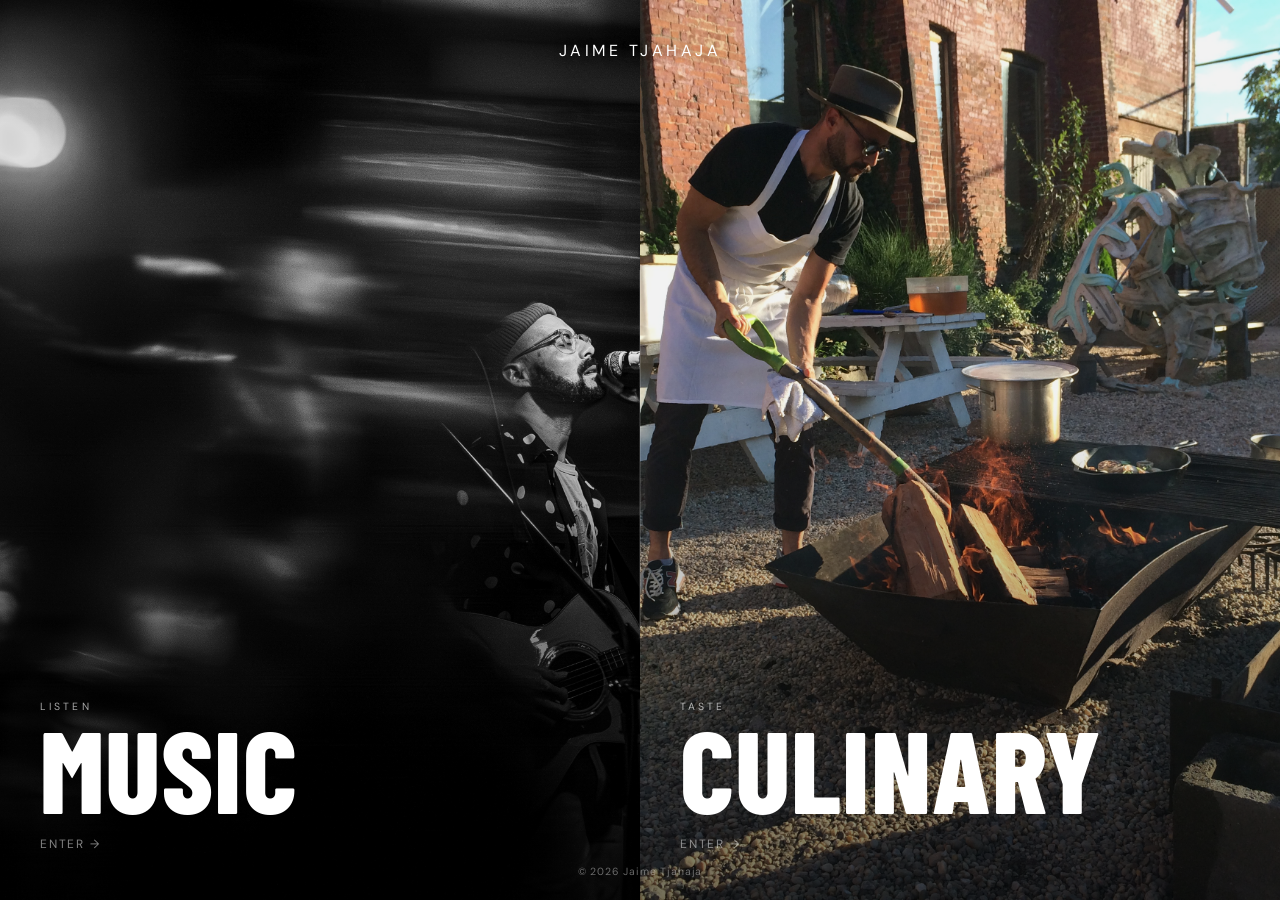
<file: index.html>
<!DOCTYPE html>
<html lang="en">
<head>
<meta charset="UTF-8">
<meta name="viewport" content="width=device-width, initial-scale=1.0">
<title>Jaime Tjahaja — Musician & Chef, Bay Area</title>
<meta name="description" content="Jaime Tjahaja is an Indonesian-born, Bay Area-based songwriter, multi-instrumentalist, and chef. New single 'Indeed I Do' out now.">
<meta name="robots" content="index, follow">
<link rel="canonical" href="https://www.jaime-tjahaja.com/">
<meta property="og:type" content="website">
<meta property="og:url" content="https://www.jaime-tjahaja.com/">
<meta property="og:title" content="Jaime Tjahaja — Musician & Chef, Bay Area">
<meta property="og:description" content="Indonesian-born, Bay Area-based songwriter and chef. New single 'Indeed I Do' out now.">
<meta property="og:image" content="https://www.jaime-tjahaja.com/images/music/tree-orange.jpg">
<meta name="twitter:card" content="summary_large_image">
<meta name="twitter:title" content="Jaime Tjahaja — Musician & Chef, Bay Area">
<meta name="twitter:image" content="https://www.jaime-tjahaja.com/images/music/tree-orange.jpg">
<link rel="stylesheet" href="assets/style.css">
<link rel="icon" type="image/x-icon" href="assets/favicon.ico">
</head>
<body class="landing">
  <header class="landing-header">
    <h1>Jaime Tjahaja</h1>
  </header>
  <main class="split">
    <a class="split-panel music-panel" href="music/index.html">
      <img class="panel-bg" src="images/music/live-hero.jpg" alt="Jaime Tjahaja performing live">
      <div class="panel-scrim"></div>
      <div class="panel-label">
        <span class="panel-eyebrow">Listen</span>
        <span class="panel-title">Music</span>
        <span class="panel-arrow">Enter &rarr;</span>
      </div>
    </a>
    <a class="split-panel culinary-panel" href="culinary/index.html">
      <img class="panel-bg" src="images/culinary/fire-cook.jpg" alt="Jaime Tjahaja cooking over an open fire">
      <div class="panel-scrim"></div>
      <div class="panel-label">
        <span class="panel-eyebrow">Taste</span>
        <span class="panel-title">Culinary</span>
        <span class="panel-arrow">Enter &rarr;</span>
      </div>
    </a>
    <div class="panel-divider"></div>
  </main>
  <footer class="landing-footer">
    <span>&copy; 2026 Jaime Tjahaja</span>
  </footer>
</body>
</html>
</file>
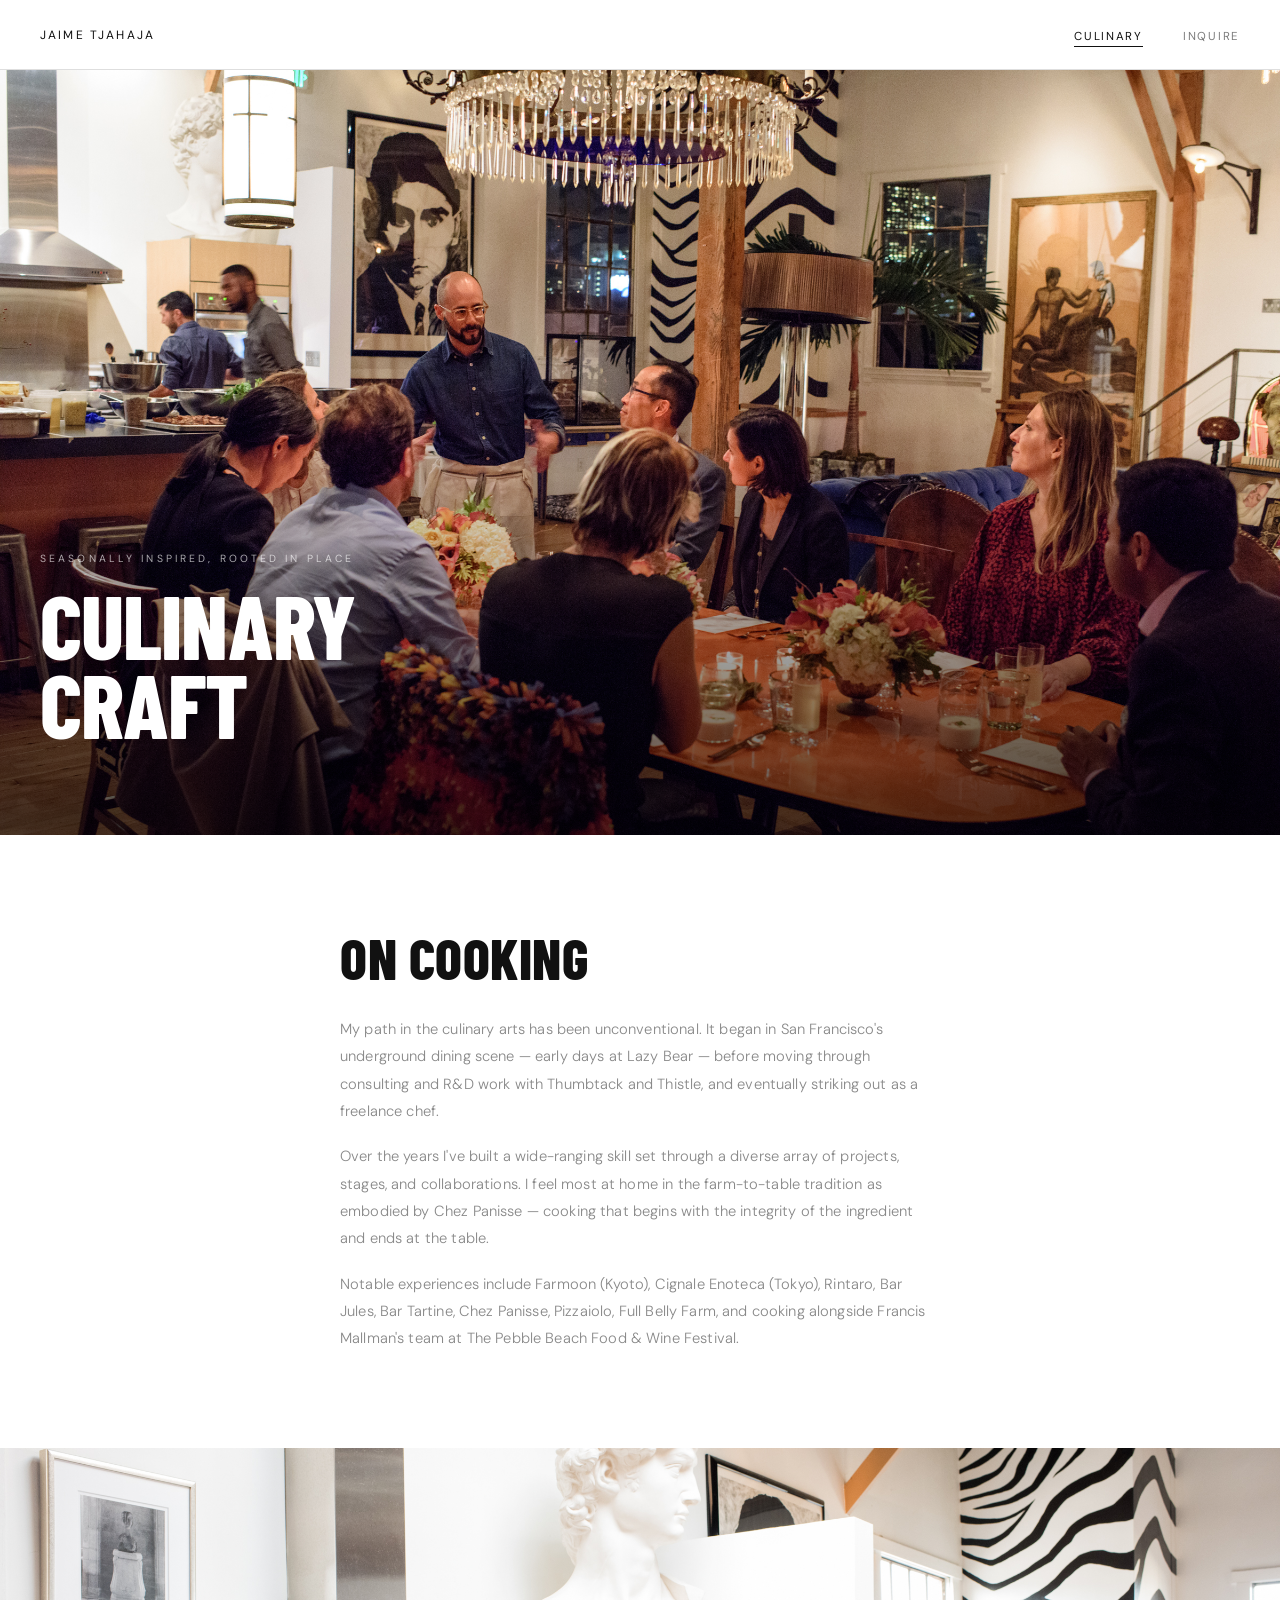
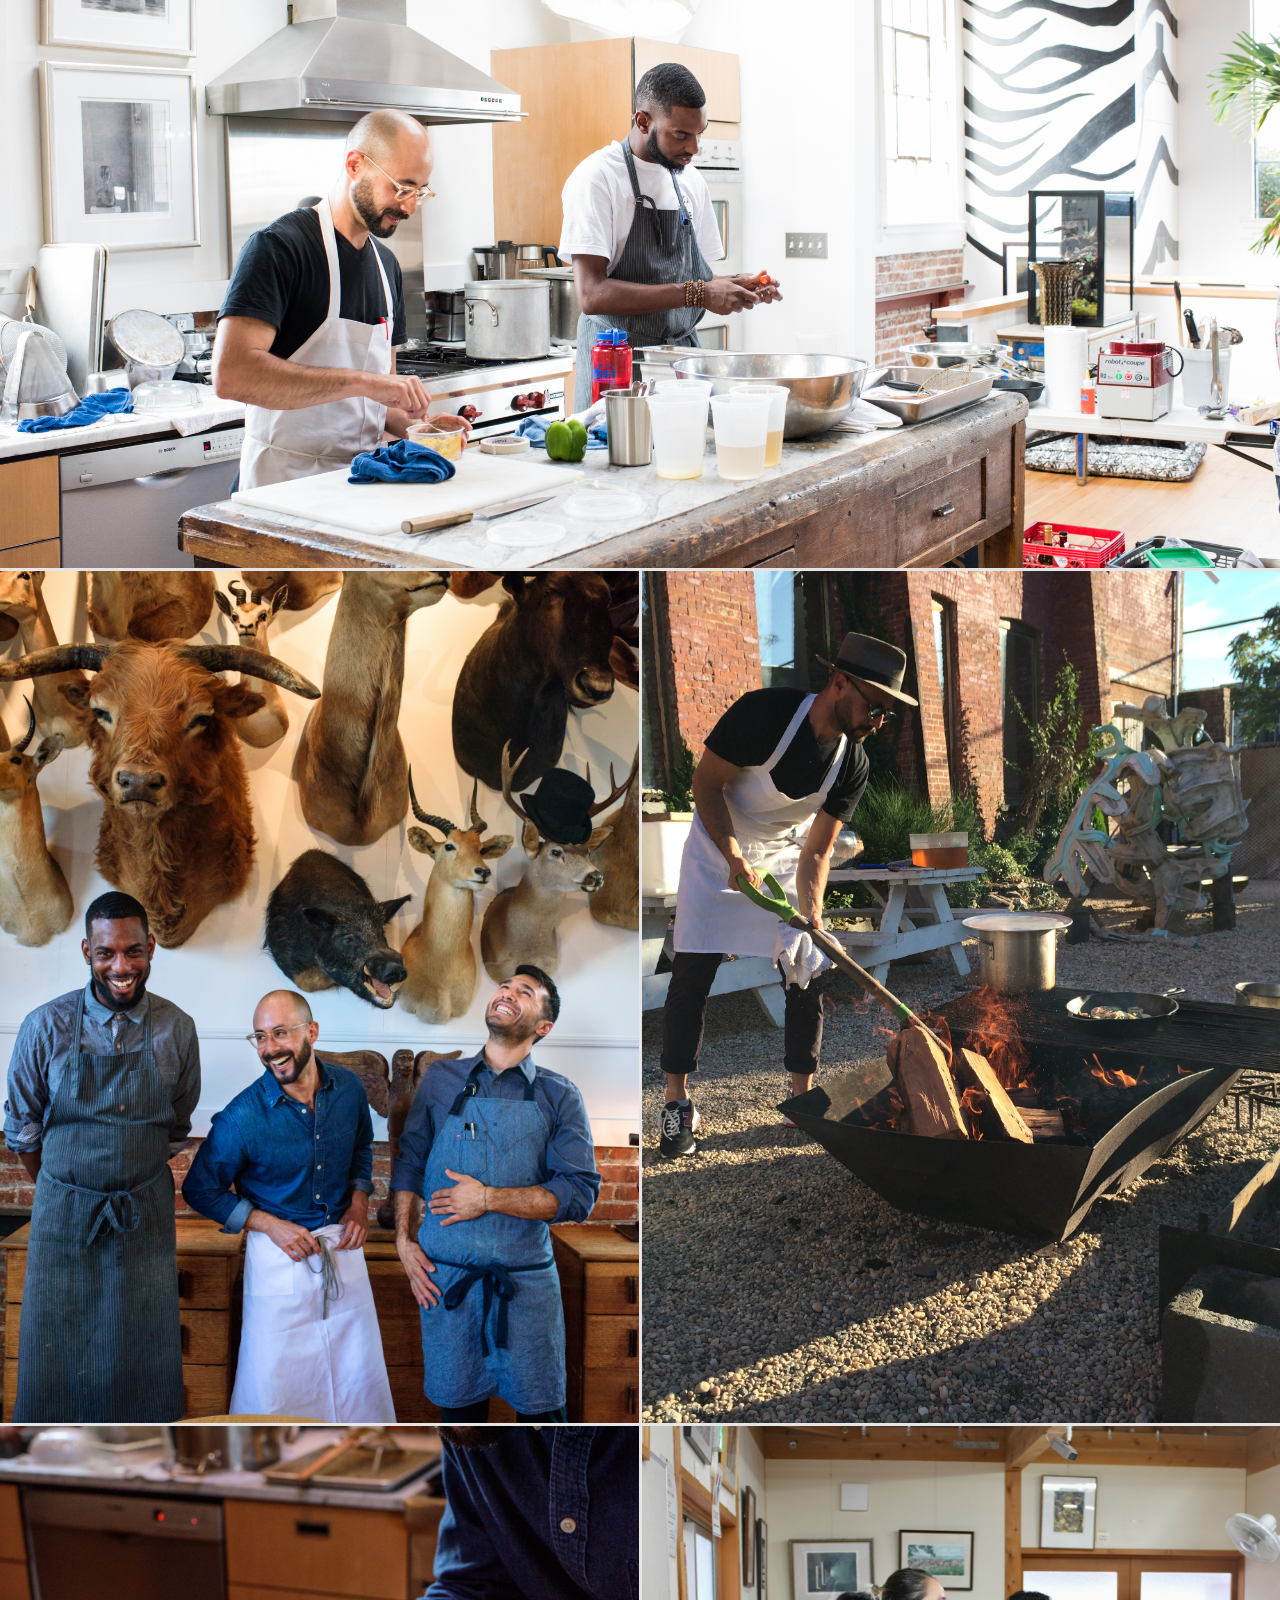
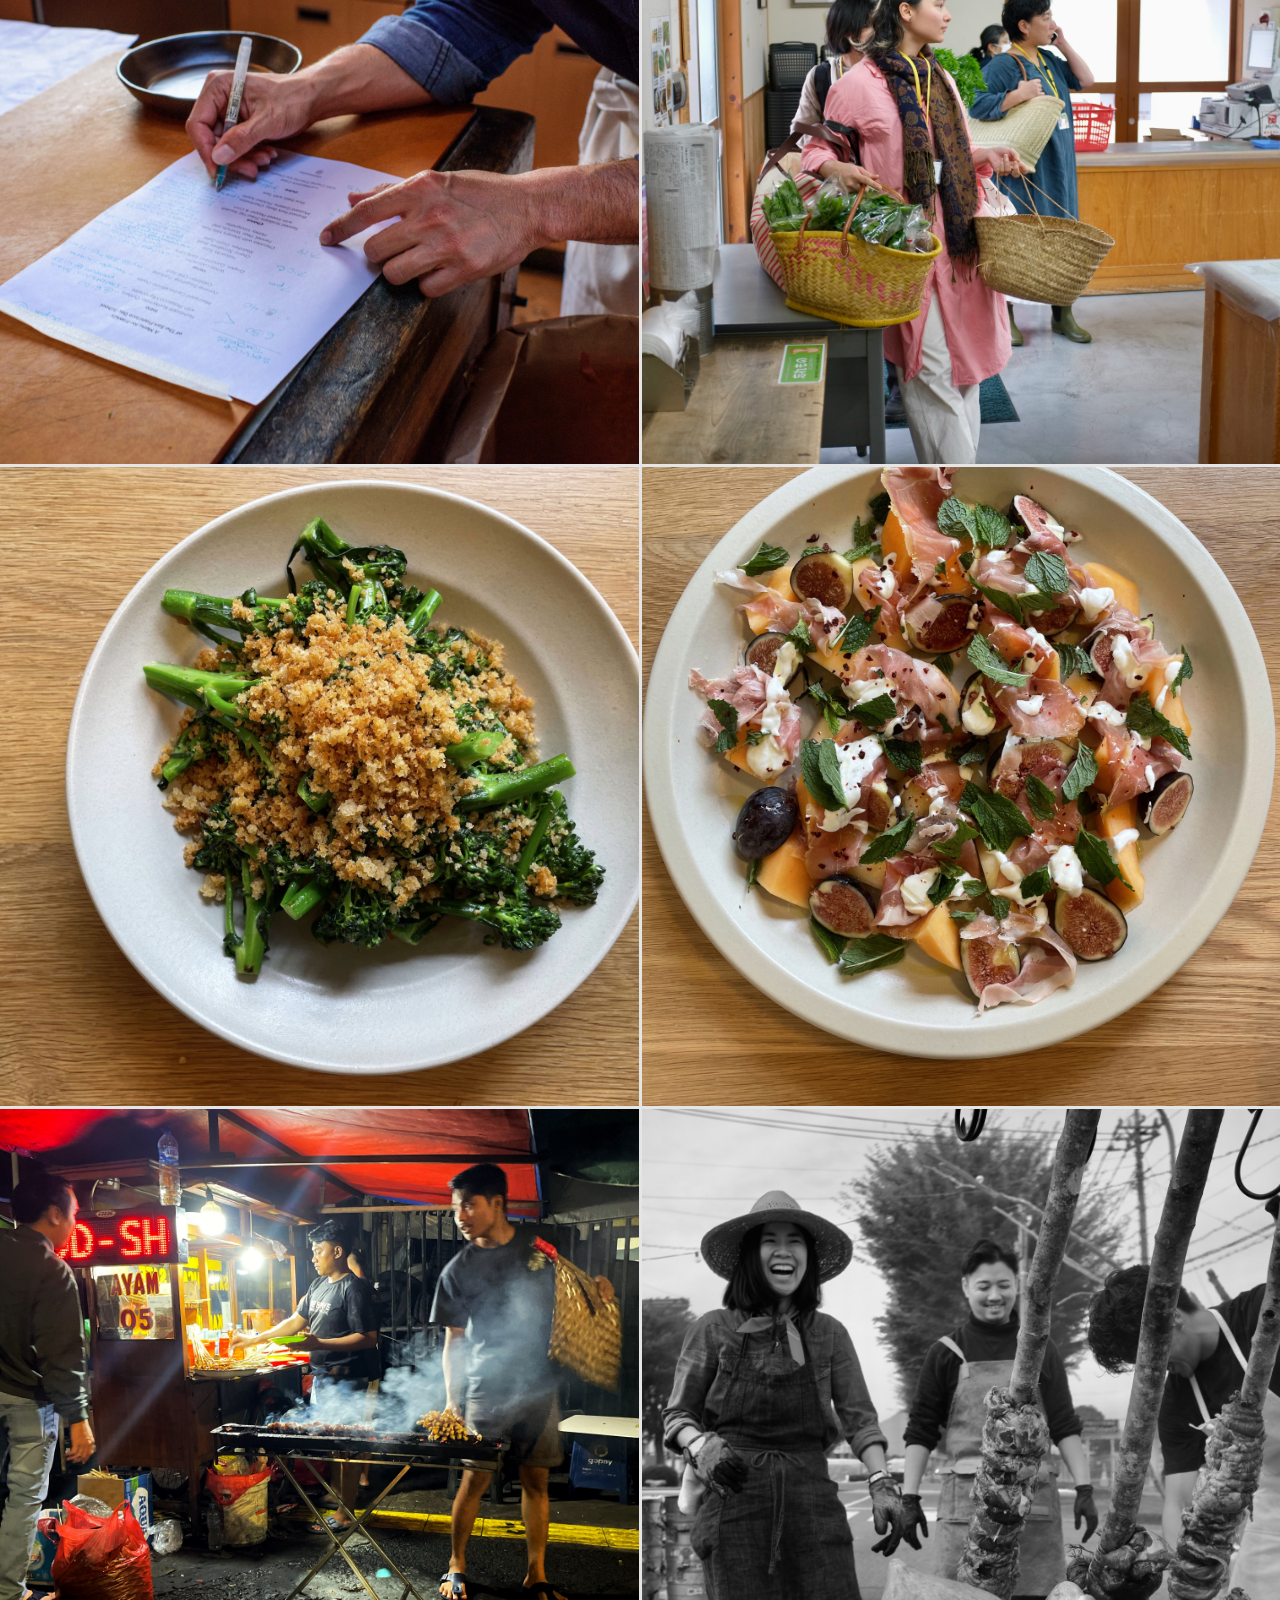
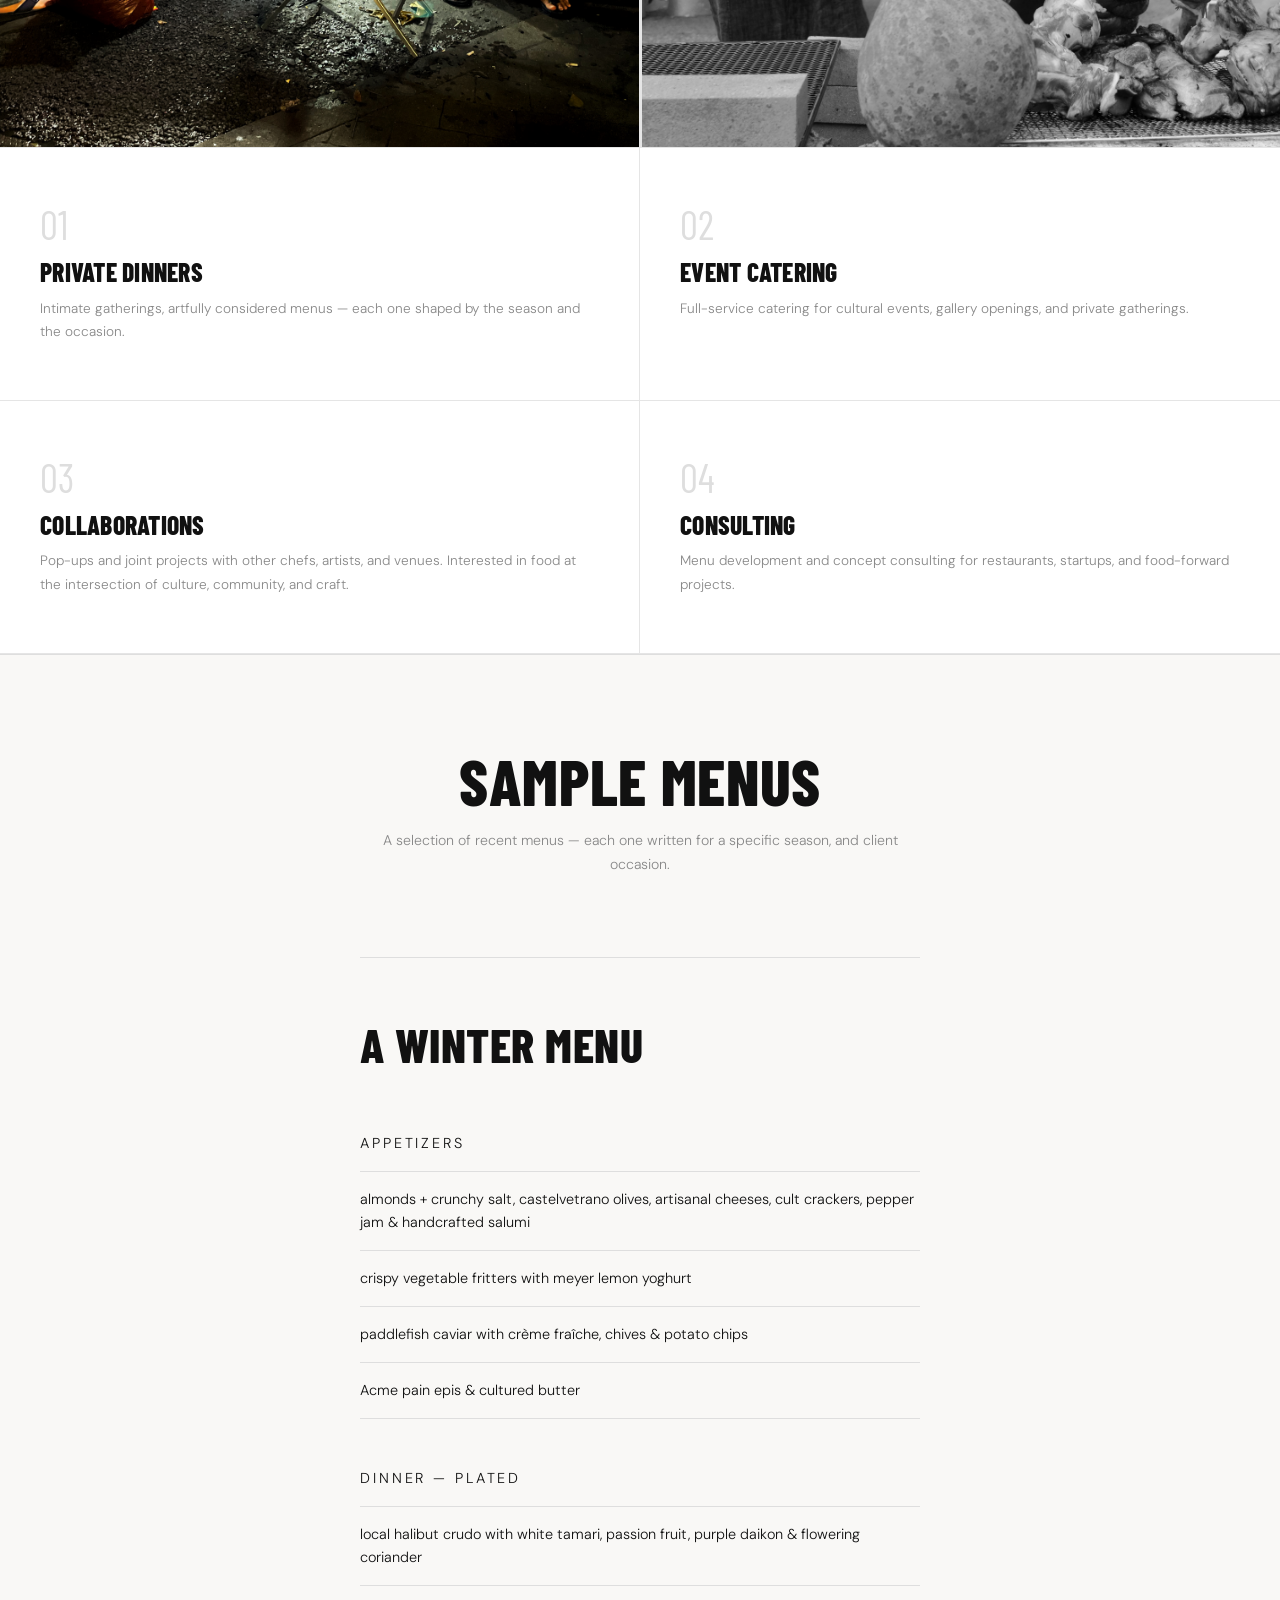
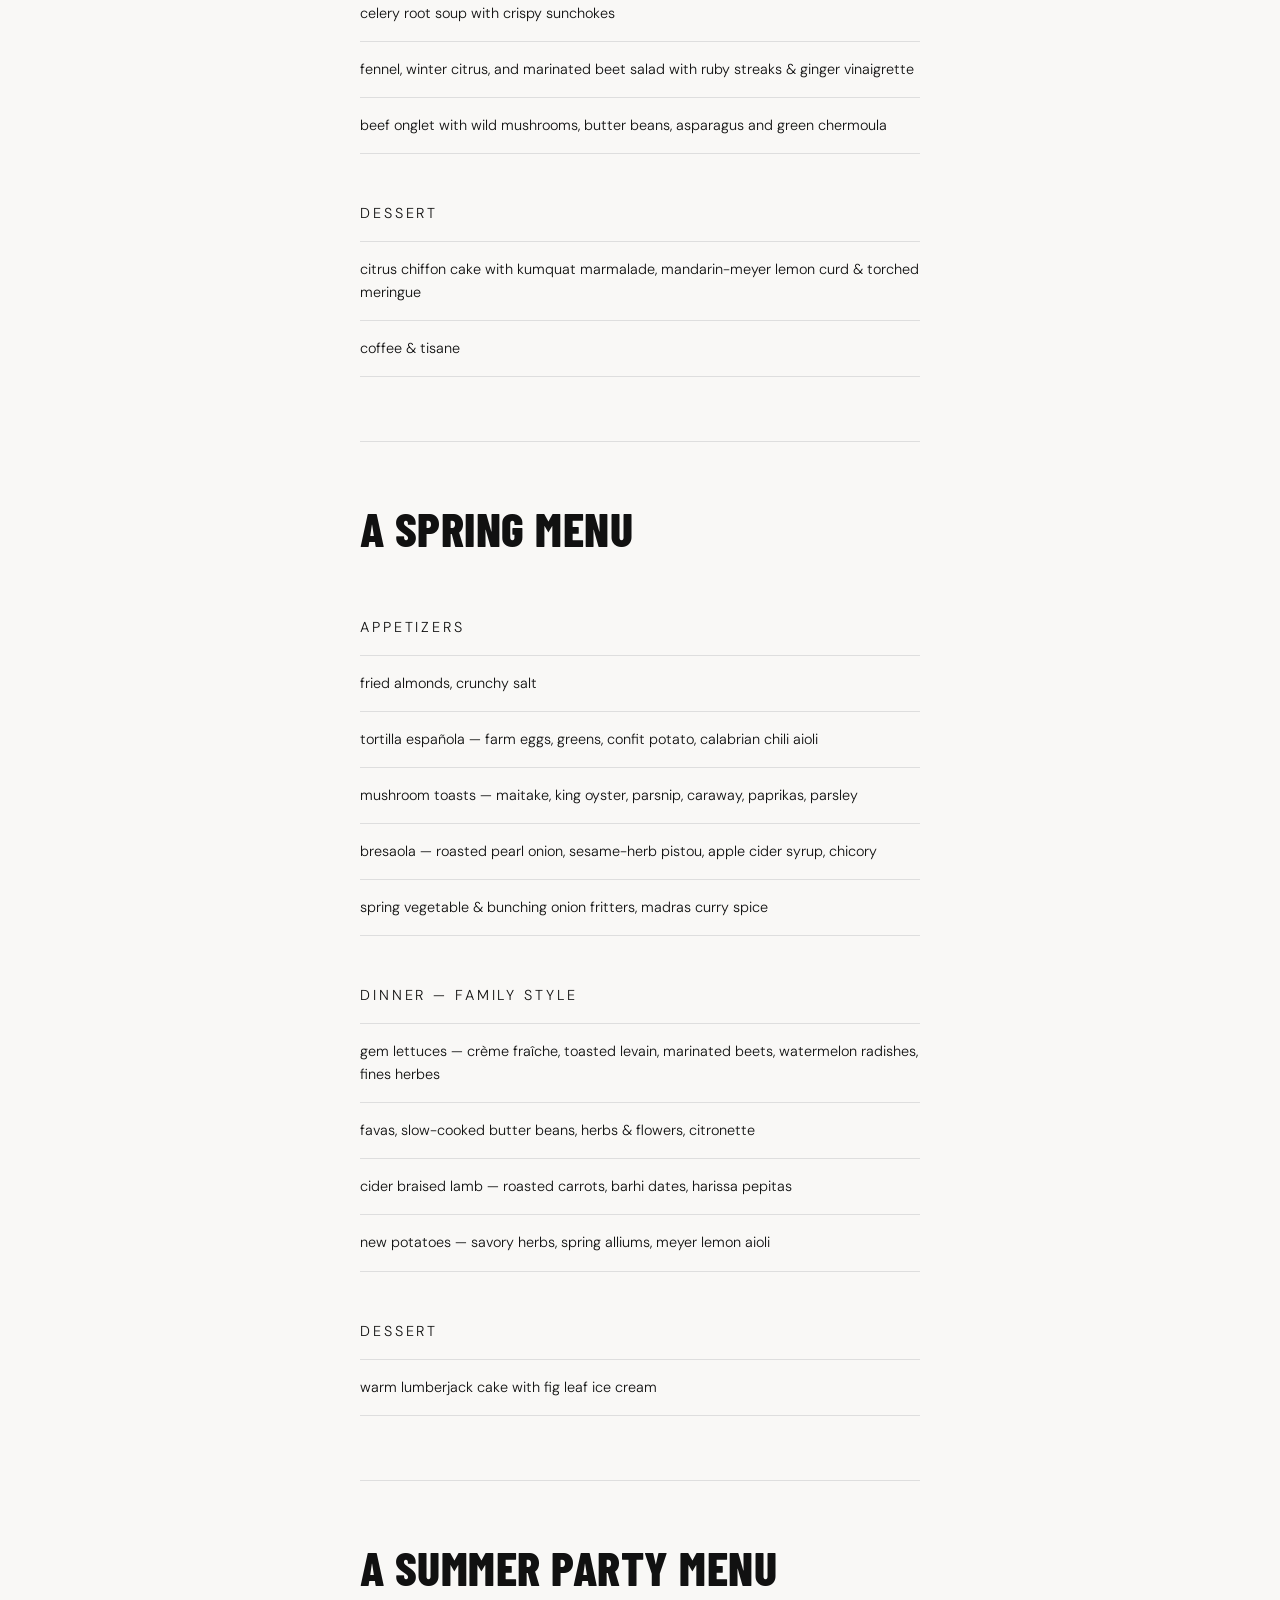
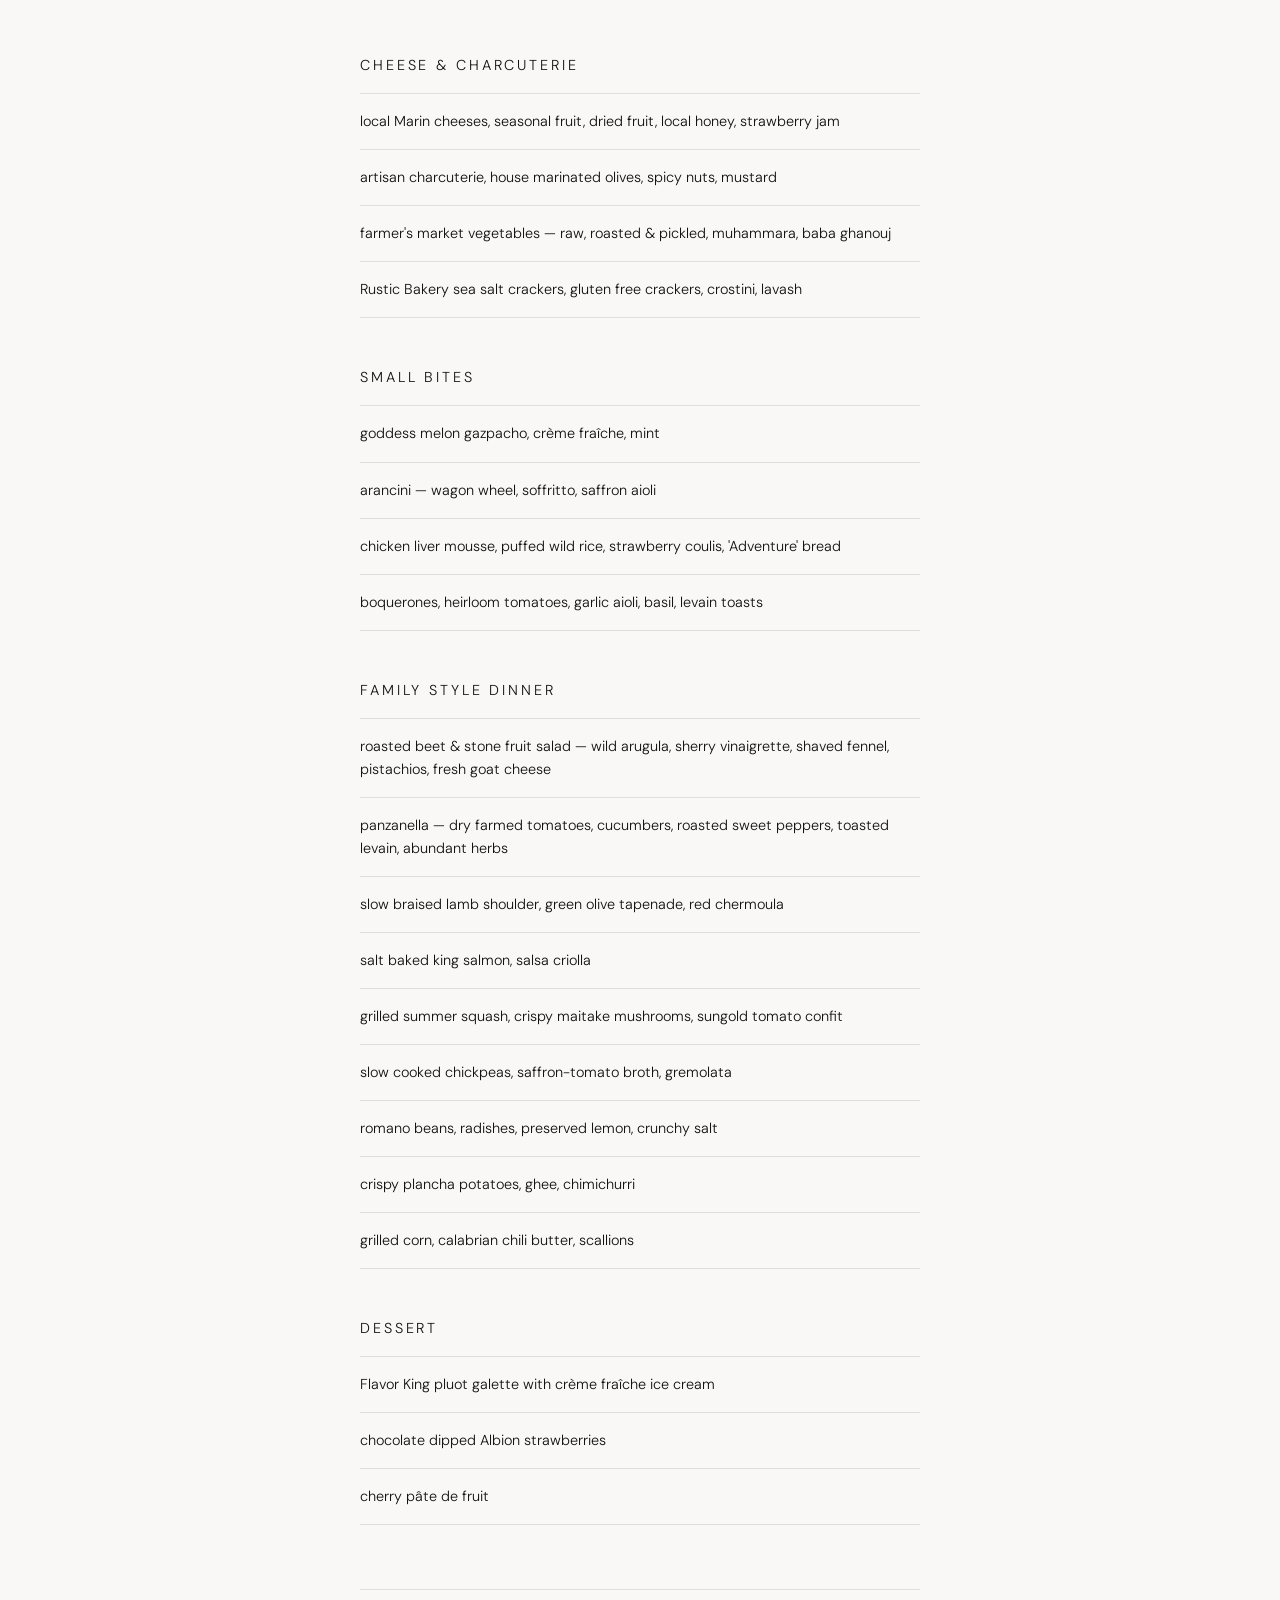
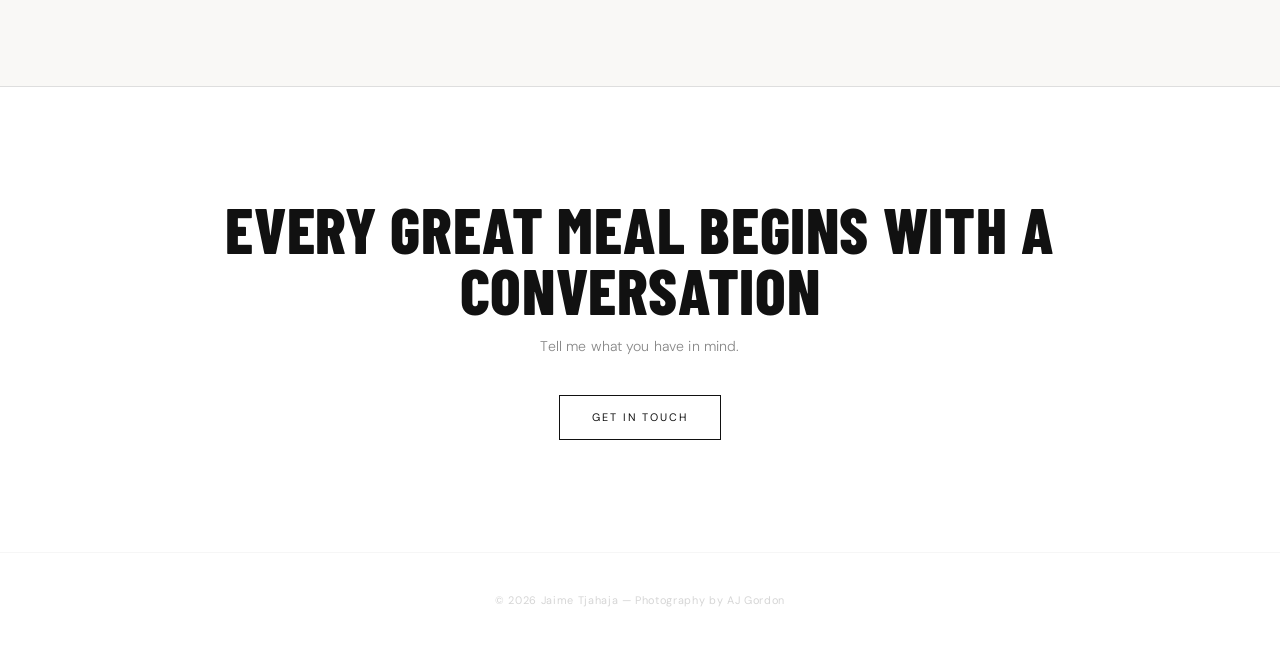
<file: culinary/index.html>
<!DOCTYPE html>
<html lang="en">
<head>
<meta charset="UTF-8">
<meta name="viewport" content="width=device-width, initial-scale=1.0">
<title>Culinary Craft — Jaime Tjahaja | Private Chef, Bay Area</title>
<meta name="description" content="Culinary work by Jaime Tjahaja — seasonally inspired private dinners, event catering, and collaborative menus. Based in the Bay Area, available worldwide.">
<meta name="robots" content="index, follow">
<link rel="canonical" href="https://www.jaime-tjahaja.com/culinary/">
<meta property="og:type" content="website">
<meta property="og:url" content="https://www.jaime-tjahaja.com/culinary/">
<meta property="og:title" content="Culinary Craft — Jaime Tjahaja | Private Chef, Bay Area">
<meta property="og:image" content="https://www.jaime-tjahaja.com/images/culinary/ken-fulk-dinner.jpg">
<link rel="stylesheet" href="../assets/style.css">
<link rel="icon" type="image/x-icon" href="../assets/favicon.ico">
</head>
<body class="theme-culinary">

  <nav class="site-nav">
    <a class="nav-wordmark" href="../index.html">Jaime Tjahaja</a>
    <ul class="nav-links">
      <li><a href="index.html" class="active">Culinary</a></li>
      <li><a href="#inquire">Inquire</a></li>
    </ul>
  </nav>

  <section class="culinary-hero">
    <img src="../images/culinary/ken-fulk-dinner.jpg" alt="Jaime Tjahaja hosting a private dinner at Ken Fulk's studio, San Francisco">
    <div class="culinary-hero-content">
      <div class="hero-eyebrow" style="color:rgba(255,255,255,0.65)">Seasonally inspired, rooted in place</div>
      <h1 class="hero-name">Culinary<br>Craft</h1>
    </div>
  </section>

  <section class="culinary-intro">
    <h2 class="section-heading">On Cooking</h2>
    <p>My path in the culinary arts has been unconventional. It began in San Francisco's underground dining scene — early days at Lazy Bear — before moving through consulting and R&D work with Thumbtack and Thistle, and eventually striking out as a freelance chef.</p>
    <p>Over the years I've built a wide-ranging skill set through a diverse array of projects, stages, and collaborations. I feel most at home in the farm-to-table tradition as embodied by Chez Panisse — cooking that begins with the integrity of the ingredient and ends at the table.</p>
    <p>Notable experiences include Farmoon (Kyoto), Cignale Enoteca (Tokyo), Rintaro, Bar Jules, Bar Tartine, Chez Panisse, Pizzaiolo, Full Belly Farm, and cooking alongside Francis Mallman's team at The Pebble Beach Food &amp; Wine Festival.</p>
  </section>

  <section class="culinary-gallery">
    <div class="gallery-item wide">
      <img src="../images/culinary/ken-fulk-kitchen.jpg" alt="Collaborative kitchen prep at a private event">
      <div class="gallery-caption">Private event — San Francisco</div>
    </div>
    <div class="gallery-item tall">
      <img src="../images/culinary/ken-fulk-team.jpg" alt="Kitchen team at Ken Fulk's studio, San Francisco">
      <div class="gallery-caption">Ken Fulk dinner — San Francisco</div>
    </div>
    <div class="gallery-item tall">
      <img src="../images/culinary/fire-cook.jpg" alt="Jaime cooking over open fire">
      <div class="gallery-caption">Open fire cooking</div>
    </div>
    <div class="gallery-item square">
      <img src="../images/culinary/ken-fulk-menu.jpg" alt="Menu planning in the kitchen">
      <div class="gallery-caption">Menu planning</div>
    </div>
    <div class="gallery-item square">
      <img src="../images/culinary/market-japan.jpg" alt="Market sourcing in Japan">
      <div class="gallery-caption">Market sourcing — Japan</div>
    </div>
    <div class="gallery-item square">
      <img src="../images/culinary/dish-broccolini.jpg" alt="Broccoli from the wood oven">
      <div class="gallery-caption">Broccoli from the wood oven, with anchovy, garlic &amp; breadcrumbs</div>
    </div>
    <div class="gallery-item square">
      <img src="../images/culinary/dish-melon-prosciutto.jpg" alt="Summer melon, figs, prosciutto">
      <div class="gallery-caption">Summer melon, Black Mission figs + prosciutto San Daniele with lime crema + mint</div>
    </div>
    <div class="gallery-item square">
      <img src="../images/culinary/street-satay.jpg" alt="Street satay at night, Indonesia">
      <div class="gallery-caption">Street satay — Indonesia</div>
    </div>
    <div class="gallery-item square">
      <img src="../images/culinary/wild-cooking-japan.jpg" alt="Wild cooking with Nao Mikami in Nasu Shiobara, Japan">
      <div class="gallery-caption">"Wild Cooking" with Nao Mikami — Nasu Shiobara, Japan</div>
    </div>
  </section>

  <section class="culinary-services">
    <div class="service-item">
      <div class="service-num">01</div>
      <h3 class="service-title">Private Dinners</h3>
      <p class="service-desc">Intimate gatherings, artfully considered menus — each one shaped by the season and the occasion.</p>
    </div>
    <div class="service-item">
      <div class="service-num">02</div>
      <h3 class="service-title">Event Catering</h3>
      <p class="service-desc">Full-service catering for cultural events, gallery openings, and private gatherings.</p>
    </div>
    <div class="service-item">
      <div class="service-num">03</div>
      <h3 class="service-title">Collaborations</h3>
      <p class="service-desc">Pop-ups and joint projects with other chefs, artists, and venues. Interested in food at the intersection of culture, community, and craft.</p>
    </div>
    <div class="service-item">
      <div class="service-num">04</div>
      <h3 class="service-title">Consulting</h3>
      <p class="service-desc">Menu development and concept consulting for restaurants, startups, and food-forward projects.</p>
    </div>
  </section>

  <section class="menus-section">
    <div class="menus-header">
      <h2 class="section-heading">Sample Menus</h2>
      <p class="menus-intro">A selection of recent menus — each one written for a specific season, and client occasion.</p>
    </div>

    <div class="menu-card">
      <h3 class="menu-title">A Winter Menu</h3>
      <div class="menu-courses">
        <div class="menu-course"><p class="menu-section-label">Appetizers</p></div>
        <div class="menu-course"><p>almonds + crunchy salt, castelvetrano olives, artisanal cheeses, cult crackers, pepper jam &amp; handcrafted salumi</p></div>
        <div class="menu-course"><p>crispy vegetable fritters with meyer lemon yoghurt</p></div>
        <div class="menu-course"><p>paddlefish caviar with crème fraîche, chives &amp; potato chips</p></div>
        <div class="menu-course"><p>Acme pain epis &amp; cultured butter</p></div>
        <div class="menu-divider"></div>
        <div class="menu-course"><p class="menu-section-label">Dinner — Plated</p></div>
        <div class="menu-course"><p>local halibut crudo with white tamari, passion fruit, purple daikon &amp; flowering coriander</p></div>
        <div class="menu-course"><p>celery root soup with crispy sunchokes</p></div>
        <div class="menu-course"><p>fennel, winter citrus, and marinated beet salad with ruby streaks &amp; ginger vinaigrette</p></div>
        <div class="menu-course"><p>beef onglet with wild mushrooms, butter beans, asparagus and green chermoula</p></div>
        <div class="menu-divider"></div>
        <div class="menu-course"><p class="menu-section-label">Dessert</p></div>
        <div class="menu-course"><p>citrus chiffon cake with kumquat marmalade, mandarin-meyer lemon curd &amp; torched meringue</p></div>
        <div class="menu-course"><p>coffee &amp; tisane</p></div>
      </div>
    </div>

    <div class="menu-card">
      <h3 class="menu-title">A Spring Menu</h3>
      <div class="menu-courses">
        <div class="menu-course"><p class="menu-section-label">Appetizers</p></div>
        <div class="menu-course"><p>fried almonds, crunchy salt</p></div>
        <div class="menu-course"><p>tortilla española — farm eggs, greens, confit potato, calabrian chili aioli</p></div>
        <div class="menu-course"><p>mushroom toasts — maitake, king oyster, parsnip, caraway, paprikas, parsley</p></div>
        <div class="menu-course"><p>bresaola — roasted pearl onion, sesame-herb pistou, apple cider syrup, chicory</p></div>
        <div class="menu-course"><p>spring vegetable &amp; bunching onion fritters, madras curry spice</p></div>
        <div class="menu-divider"></div>
        <div class="menu-course"><p class="menu-section-label">Dinner — Family Style</p></div>
        <div class="menu-course"><p>gem lettuces — crème fraîche, toasted levain, marinated beets, watermelon radishes, fines herbes</p></div>
        <div class="menu-course"><p>favas, slow-cooked butter beans, herbs &amp; flowers, citronette</p></div>
        <div class="menu-course"><p>cider braised lamb — roasted carrots, barhi dates, harissa pepitas</p></div>
        <div class="menu-course"><p>new potatoes — savory herbs, spring alliums, meyer lemon aioli</p></div>
        <div class="menu-divider"></div>
        <div class="menu-course"><p class="menu-section-label">Dessert</p></div>
        <div class="menu-course"><p>warm lumberjack cake with fig leaf ice cream</p></div>
      </div>
    </div>

    <div class="menu-card">
      <h3 class="menu-title">A Summer Party Menu</h3>
      <div class="menu-courses">
        <div class="menu-course"><p class="menu-section-label">Cheese &amp; Charcuterie</p></div>
        <div class="menu-course"><p>local Marin cheeses, seasonal fruit, dried fruit, local honey, strawberry jam</p></div>
        <div class="menu-course"><p>artisan charcuterie, house marinated olives, spicy nuts, mustard</p></div>
        <div class="menu-course"><p>farmer's market vegetables — raw, roasted &amp; pickled, muhammara, baba ghanouj</p></div>
        <div class="menu-course"><p>Rustic Bakery sea salt crackers, gluten free crackers, crostini, lavash</p></div>
        <div class="menu-divider"></div>
        <div class="menu-course"><p class="menu-section-label">Small Bites</p></div>
        <div class="menu-course"><p>goddess melon gazpacho, crème fraîche, mint</p></div>
        <div class="menu-course"><p>arancini — wagon wheel, soffritto, saffron aioli</p></div>
        <div class="menu-course"><p>chicken liver mousse, puffed wild rice, strawberry coulis, 'Adventure' bread</p></div>
        <div class="menu-course"><p>boquerones, heirloom tomatoes, garlic aioli, basil, levain toasts</p></div>
        <div class="menu-divider"></div>
        <div class="menu-course"><p class="menu-section-label">Family Style Dinner</p></div>
        <div class="menu-course"><p>roasted beet &amp; stone fruit salad — wild arugula, sherry vinaigrette, shaved fennel, pistachios, fresh goat cheese</p></div>
        <div class="menu-course"><p>panzanella — dry farmed tomatoes, cucumbers, roasted sweet peppers, toasted levain, abundant herbs</p></div>
        <div class="menu-course"><p>slow braised lamb shoulder, green olive tapenade, red chermoula</p></div>
        <div class="menu-course"><p>salt baked king salmon, salsa criolla</p></div>
        <div class="menu-course"><p>grilled summer squash, crispy maitake mushrooms, sungold tomato confit</p></div>
        <div class="menu-course"><p>slow cooked chickpeas, saffron-tomato broth, gremolata</p></div>
        <div class="menu-course"><p>romano beans, radishes, preserved lemon, crunchy salt</p></div>
        <div class="menu-course"><p>crispy plancha potatoes, ghee, chimichurri</p></div>
        <div class="menu-course"><p>grilled corn, calabrian chili butter, scallions</p></div>
        <div class="menu-divider"></div>
        <div class="menu-course"><p class="menu-section-label">Dessert</p></div>
        <div class="menu-course"><p>Flavor King pluot galette with crème fraîche ice cream</p></div>
        <div class="menu-course"><p>chocolate dipped Albion strawberries</p></div>
        <div class="menu-course"><p>cherry pâte de fruit</p></div>
      </div>
    </div>
  </section>

  <section class="culinary-contact" id="inquire">
    <h2 class="section-heading">Every great meal begins with a conversation</h2>
    <p>Tell me what you have in mind.</p>
    <a href="mailto:jgtjahaja@gmail.com" class="btn btn-black">Get in touch</a>
  </section>

  <footer class="site-footer">
    &copy; 2026 Jaime Tjahaja &mdash; Photography by AJ Gordon
  </footer>

</body>
</html>
</file>
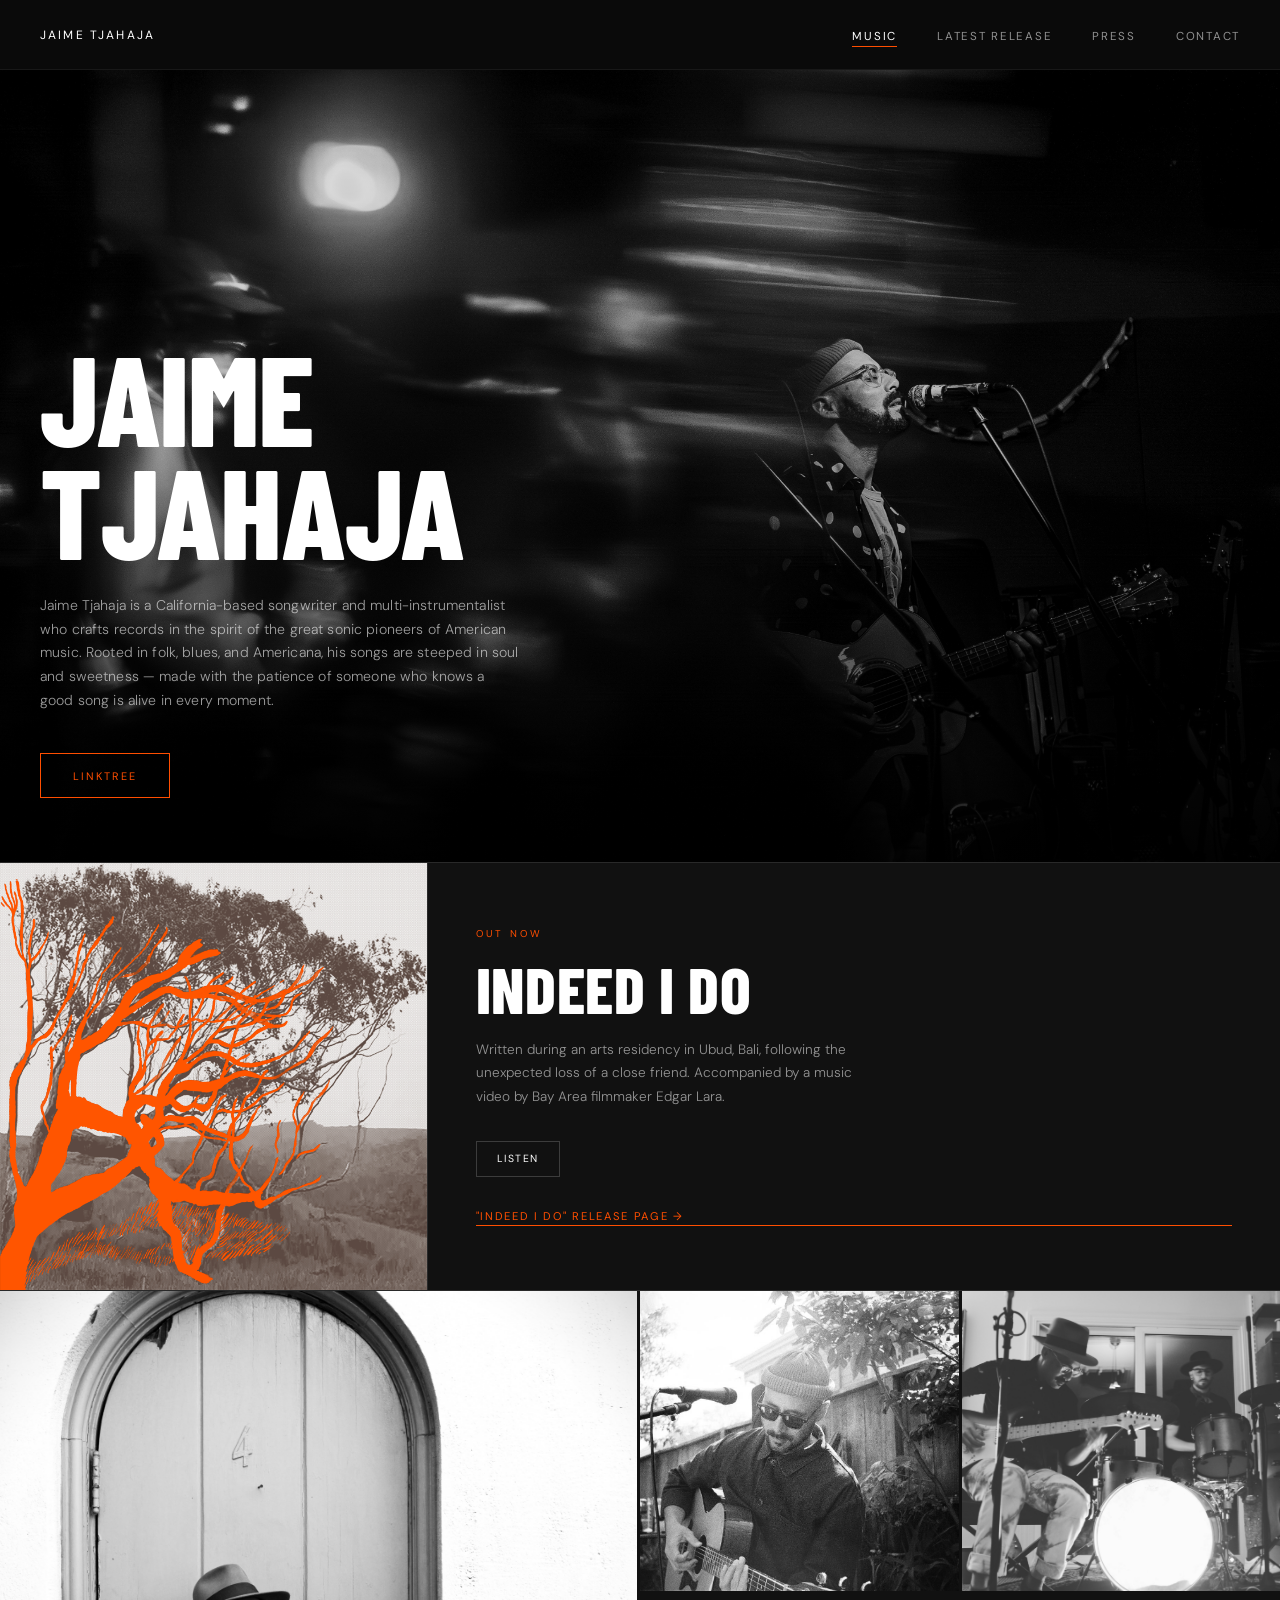
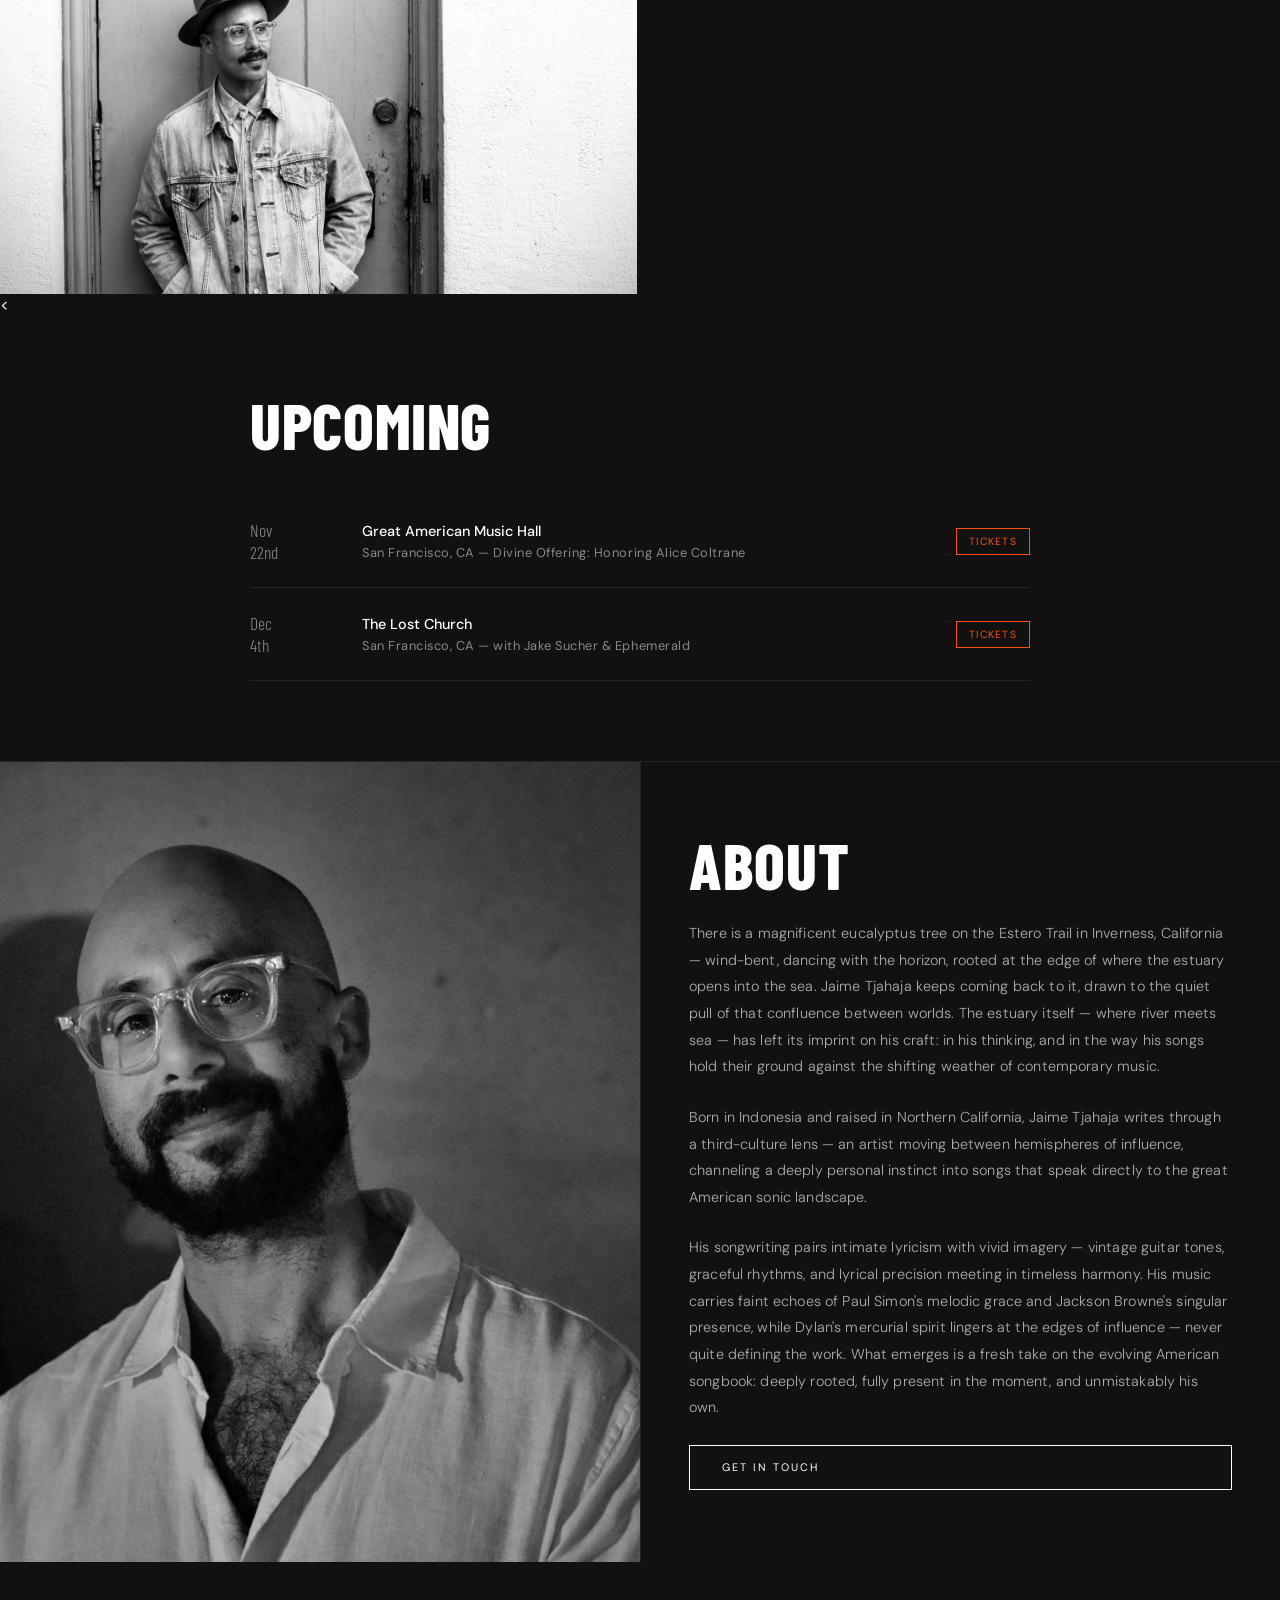
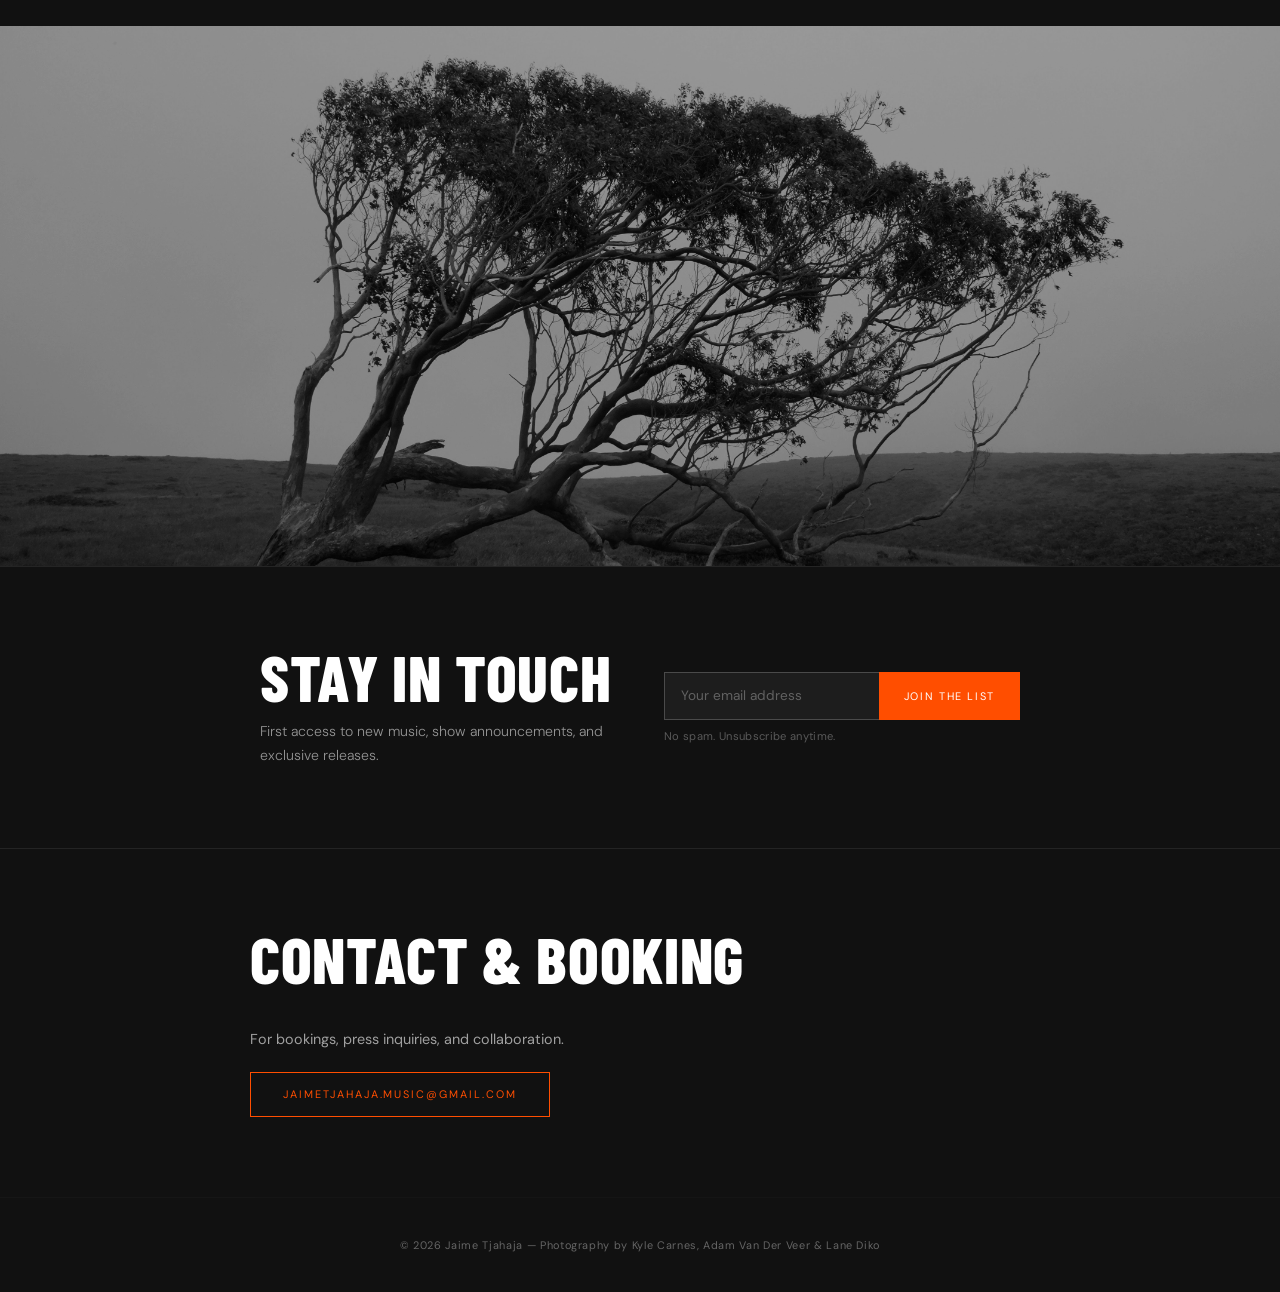
<file: music/index.html>
<!DOCTYPE html>
<html lang="en">
<head>
<meta charset="UTF-8">
<meta name="viewport" content="width=device-width, initial-scale=1.0">
<title>Music — Jaime Tjahaja | Bay Area Songwriter</title>
<meta name="description" content="Music by Jaime Tjahaja — Indonesian-born, Bay Area songwriter and multi-instrumentalist. New single 'Indeed I Do' available now. Live at The Ivy Room, Albany CA, August 6 2026.">
<meta name="keywords" content="Jaime Tjahaja music, Bay Area songwriter, indie folk, American roots, Indeed I Do single, Ivy Room Albany, Bay Area musician">
<meta name="author" content="Jaime Tjahaja">
<meta name="robots" content="index, follow">
<link rel="canonical" href="https://www.jaime-tjahaja.com/music/">

<!-- Open Graph -->
<meta property="og:type" content="music.musician">
<meta property="og:url" content="https://www.jaime-tjahaja.com/music/">
<meta property="og:title" content="Music — Jaime Tjahaja | Bay Area Songwriter">
<meta property="og:description" content="New single 'Indeed I Do' — written in Bali, recorded in California. Live at The Ivy Room, Albany CA, August 6 2026.">
<meta property="og:image" content="https://www.jaime-tjahaja.com/images/music/live-hero.jpg">

<!-- Twitter Card -->
<meta name="twitter:card" content="summary_large_image">
<meta name="twitter:title" content="Music — Jaime Tjahaja">
<meta name="twitter:description" content="New single 'Indeed I Do' out now. Live at The Ivy Room, Albany CA, August 6 2026.">
<meta name="twitter:image" content="https://www.jaime-tjahaja.com/images/music/live-hero.jpg">

<!-- Structured Data -->
<script type="application/ld+json">
{
  "@context": "https://schema.org",
  "@type": "MusicGroup",
  "name": "Jaime Tjahaja",
  "url": "https://www.jaime-tjahaja.com/music/",
  "image": "https://www.jaime-tjahaja.com/images/music/portrait-bw.jpg",
  "genre": ["Folk", "Americana", "Indie"],
  "description": "Indonesian-born, Bay Area-based songwriter and multi-instrumentalist.",
  "event": {
    "@type": "MusicEvent",
    "name": "Indeed I Do — Single Release Show",
    "startDate": "2026-08-06T19:00",
    "location": {
      "@type": "MusicVenue",
      "name": "The Ivy Room",
      "address": {
        "@type": "PostalAddress",
        "addressLocality": "Albany",
        "addressRegion": "CA"
      }
    }
  }
}
</script>

<link rel="stylesheet" href="../assets/style.css">
<link rel="icon" type="image/x-icon" href="../assets/favicon.ico">
</head>
<body class="theme-music">

  <nav class="site-nav">
    <a class="nav-wordmark" href="../index.html">Jaime Tjahaja</a>
    <ul class="nav-links">
      <li><a href="index.html" class="active">Music</a></li>
      <li><a href="exclusive.html">Latest Release</a></li>
      <li><a href="press.html">Press</a></li>
      <li><a href="#contact">Contact</a></li>
    </ul>
  </nav>

  <!-- HERO -->
  <section class="music-hero">
    <img src="../images/music/live-hero.jpg" alt="Jaime Tjahaja performing live at Turn Turn Turn, photographed by Kyle Carnes">
    <div class="music-hero-content">
      <h1 class="hero-name">Jaime<br>Tjahaja</h1>
      <p class="hero-sub">Jaime Tjahaja is a California-based songwriter and multi-instrumentalist who crafts records in the spirit of the great sonic pioneers of American music. Rooted in folk, blues, and Americana, his songs are steeped in soul and sweetness — made with the patience of someone who knows a good song is alive in every moment.</p>
      <a href="https://linktr.ee/jaimetjahaja" target="_blank" rel="noopener" class="btn btn-orange">Linktree</a>
    </div>
  </section>

  <!-- SINGLE RELEASE -->
  <section class="single-band">
    <div class="single-artwork">
      <img src="../images/music/tree-orange.jpg" alt="Indeed I Do single artwork — orange eucalyptus illustration">
    </div>
    <div class="single-info">
      <div class="single-label">Out Now</div>
      <h2 class="single-title">Indeed I Do</h2>
      <p class="single-desc">Written during an arts residency in Ubud, Bali, following the unexpected loss of a close friend. Accompanied by a music video by Bay Area filmmaker Edgar Lara.</p>
      <div class="stream-links">
        <a class="stream-link" href="https://jaimetjahaja.bandcamp.com/track/indeed-i-do" target="_blank" rel="noopener">Listen</a>
      </div>
      <a href="exclusive.html" class="exclusive-cta">"Indeed I Do" Release Page &rarr;</a>
    </div>
  </section>

  <!-- PHOTO GRID -->
  <section class="photo-grid">
    <div class="photo-grid-item span-col">
      <img src="../images/music/press-yellow.jpg" alt="Jaime Tjahaja press photo at yellow door">
    </div>
    <div class="photo-grid-item">
      <img src="../images/music/backyard.jpg" alt="Jaime Tjahaja playing acoustic guitar at a backyard show">
    </div>
    <div class="photo-grid-item">
      <img src="../images/music/rehearsal.jpg" alt="Jaime Tjahaja rehearsing with band">
    </div>
  </section>

  <<!-- UPCOMING SHOWS -->
<section class="shows-section" id="shows">
  <h2 class="section-heading">Upcoming</h2>

  <div class="show-row">
    <div class="show-date">
      Nov<br>22nd
    </div>
    <div class="show-info">
      <div class="show-venue">Great American Music Hall</div>
      <div class="show-location">San Francisco, CA &mdash; Divine Offering: Honoring Alice Coltrane</div>
    </div>
    <a class="show-tag" href="https://www.eventim.us/event/divine-offering-celebrating-the-legacy-of-alice-coltrane/704843?utm_medium=linkevent&amp;utm_source=eventim.com" target="_blank" rel="noopener">Tickets</a>
  </div>

  <div class="show-row">
    <div class="show-date">
      Dec<br>4th
    </div>
    <div class="show-info">
      <div class="show-venue">The Lost Church</div>
      <div class="show-location">San Francisco, CA &mdash; with Jake Sucher &amp; Ephemerald</div>
    </div>
    <a class="show-tag" href="https://thelostchurch.my.salesforce-sites.com/ticket/#/instances/a0FUh00000E6FnVMAV" target="_blank" rel="noopener">Tickets</a>
  </div>
</section>

  <!-- ABOUT -->
  <section class="about-strip">
    <div class="about-image">
      <img src="../images/music/portrait-bw.jpg" alt="Jaime Tjahaja portrait">
    </div>
    <div class="about-text">
      <h2 class="section-heading">About</h2>
      <p class="about-body">There is a magnificent eucalyptus tree on the Estero Trail in Inverness, California — wind-bent, dancing with the horizon, rooted at the edge of where the estuary opens into the sea. Jaime Tjahaja keeps coming back to it, drawn to the quiet pull of that confluence between worlds. The estuary itself — where river meets sea — has left its imprint on his craft: in his thinking, and in the way his songs hold their ground against the shifting weather of contemporary music.</p>
      <p class="about-body">Born in Indonesia and raised in Northern California, Jaime Tjahaja writes through a third-culture lens — an artist moving between hemispheres of influence, channeling a deeply personal instinct into songs that speak directly to the great American sonic landscape.</p>
      <p class="about-body">His songwriting pairs intimate lyricism with vivid imagery — vintage guitar tones, graceful rhythms, and lyrical precision meeting in timeless harmony. His music carries faint echoes of Paul Simon's melodic grace and Jackson Browne's singular presence, while Dylan's mercurial spirit lingers at the edges of influence — never quite defining the work. What emerges is a fresh take on the evolving American songbook: deeply rooted, fully present in the moment, and unmistakably his own.</p>
      <a href="#contact" class="btn btn-white">Get in touch</a>
    </div>
  </section>

  <!-- TREE IMAGE — atmospheric divider -->
  <div class="tree-divider">
    <img src="../images/music/tree-photo.jpg" alt="Eucalyptus tree on the Estero Trail, Inverness CA">
  </div>

  <!-- EMAIL SIGNUP -->
  <section class="signup-section" id="signup">
    <div class="signup-inner">
      <div class="signup-text">
        <h2 class="section-heading">Stay in touch</h2>
        <p>First access to new music, show announcements, and exclusive releases.</p>
      </div>
      <form action="https://jaime-tjahaja.us5.list-manage.com/subscribe/post?u=59543a2136fbd9f8666366b19&amp;id=10a4232212&amp;f_id=00a8f2ebf0" method="post" id="mc-embedded-subscribe-form" name="mc-embedded-subscribe-form" target="_blank" novalidate>
        <div class="signup-form">
          <input type="email" name="EMAIL" id="mce-EMAIL" placeholder="Your email address" required>
          <!-- Mailchimp bot protection — do not remove -->
          <div aria-hidden="true" style="position:absolute;left:-5000px;">
            <input type="text" name="b_59543a2136fbd9f8666366b19_10a4232212" tabindex="-1" value="">
          </div>
          <button type="submit" name="subscribe">Join the list</button>
        </div>
        <p class="signup-note">No spam. Unsubscribe anytime.</p>
      </form>
    </div>
  </section>

  <!-- CONTACT -->
  <section class="shows-section" id="contact">
    <h2 class="section-heading">Contact &amp; Booking</h2>
    <p style="opacity:0.6; font-size:0.9rem; margin-bottom:1.5rem;">For bookings, press inquiries, and collaboration.</p>
    <a href="mailto:jaimetjahaja.music@gmail.com" class="btn btn-orange">jaimetjahaja.music@gmail.com</a>
  </section>

  <footer class="site-footer">
    &copy; 2026 Jaime Tjahaja &mdash; Photography by Kyle Carnes, Adam Van Der Veer &amp; Lane Diko
  </footer>

</body>
</html>
</file>
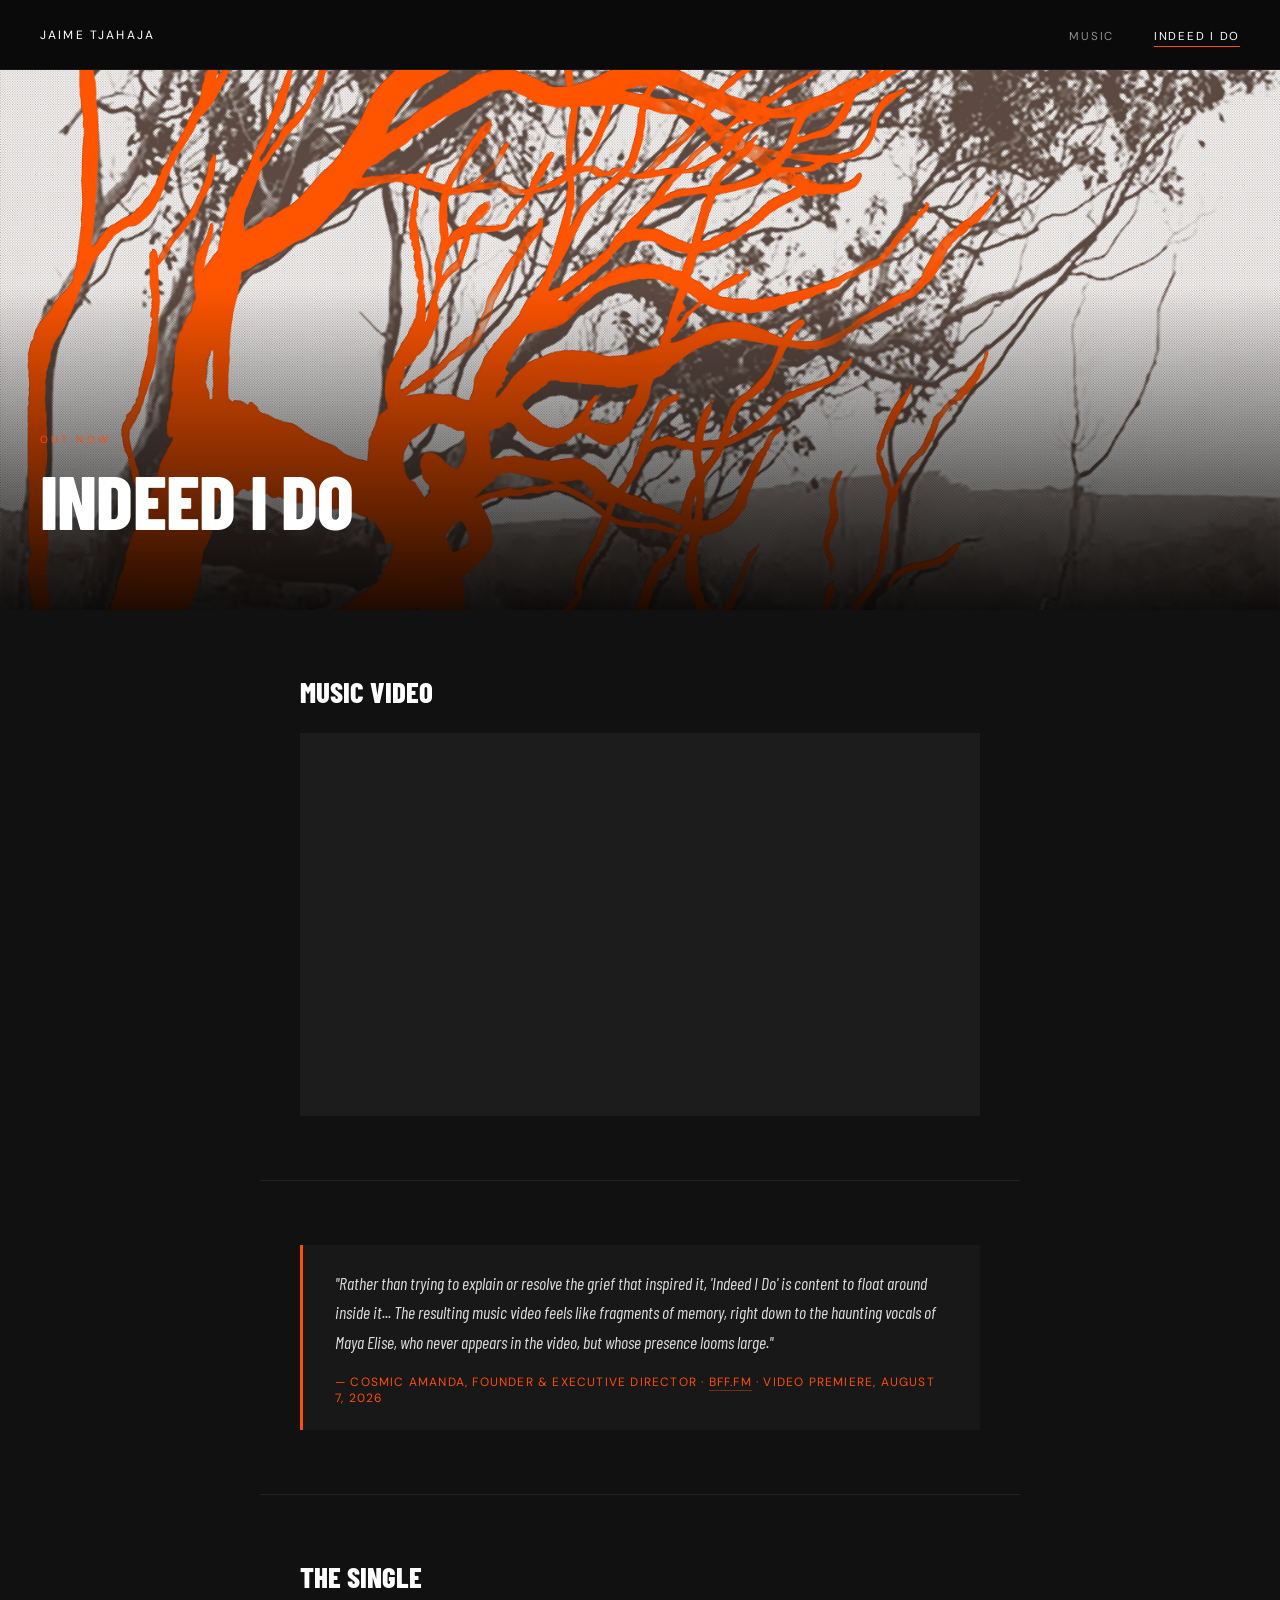
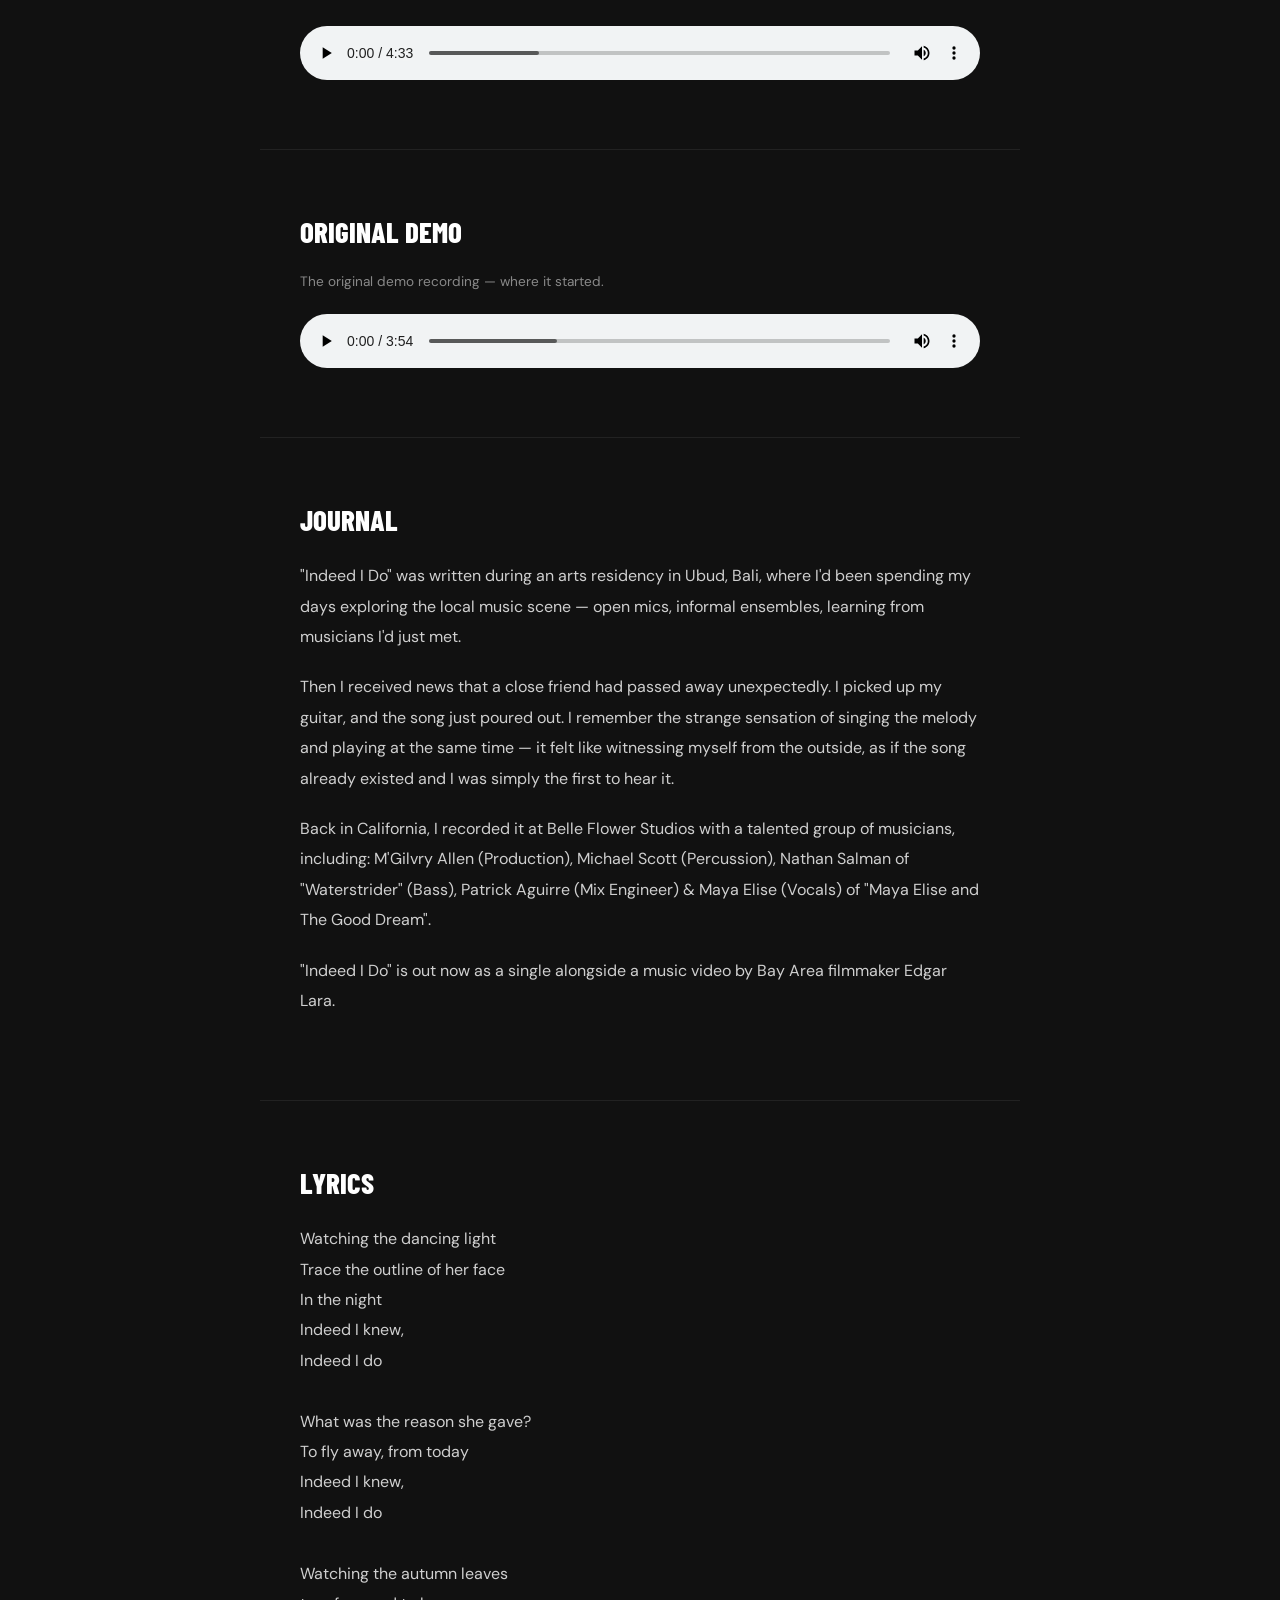
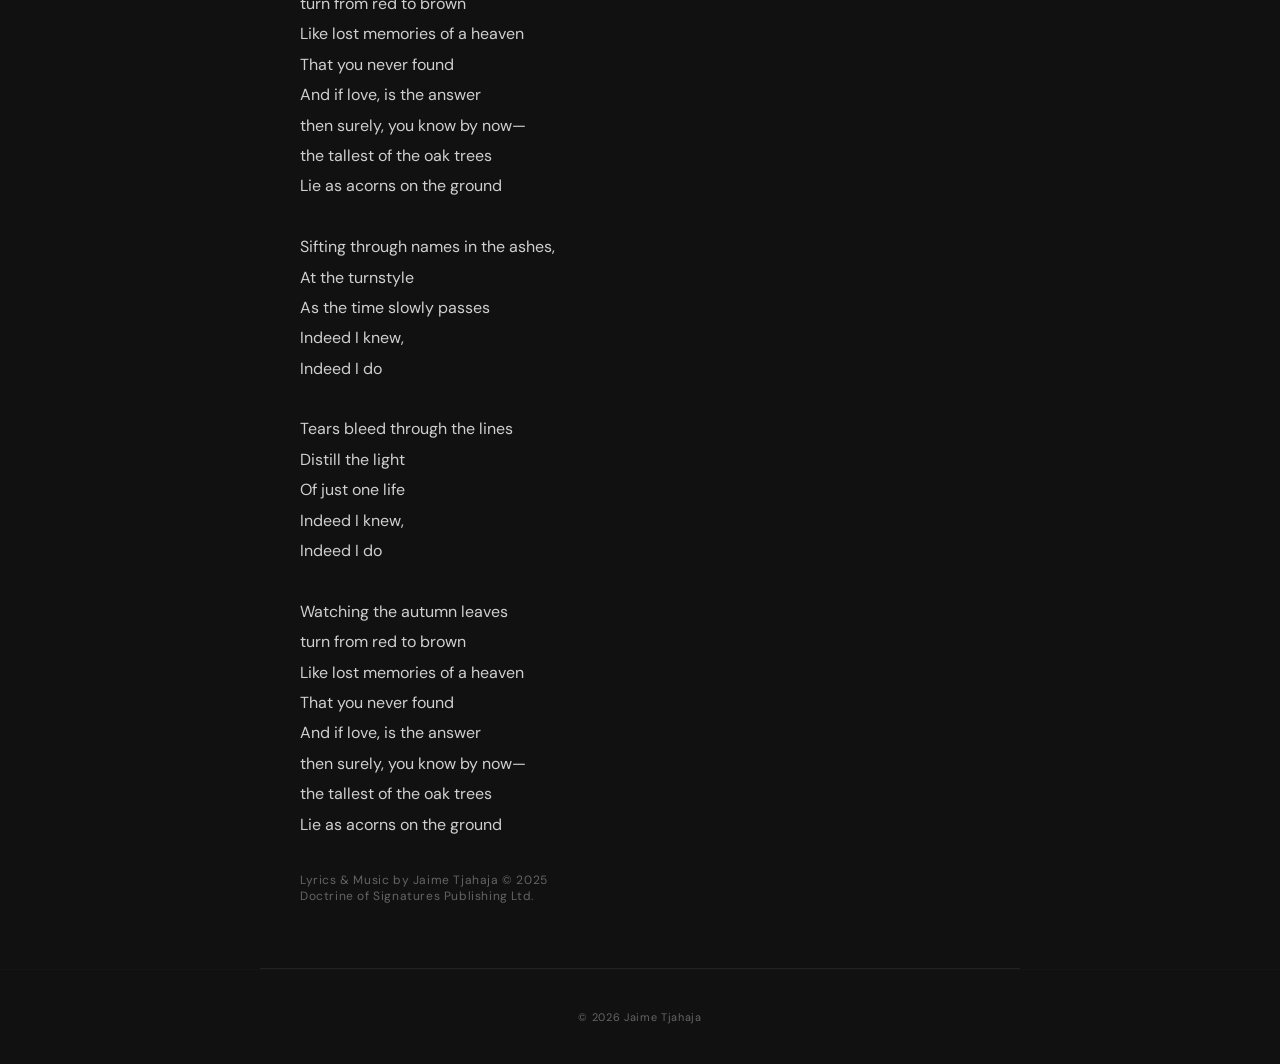
<file: music/exclusive.html>
<!DOCTYPE html>
<html lang="en">
<head>
<meta charset="UTF-8">
<meta name="viewport" content="width=device-width, initial-scale=1.0">
<title>Indeed I Do — Jaime Tjahaja</title>
<meta name="robots" content="noindex, nofollow">
<link rel="stylesheet" href="../assets/style.css">
<link rel="icon" type="image/x-icon" href="../assets/favicon.ico">
<style>
  .press-block {
    border-left: 3px solid var(--orange);
    padding: 1.5rem 2rem;
    margin: 0;
    background: rgba(255,255,255,0.03);
  }
  .press-quote {
    font-family: var(--font-display);
    font-size: 1.1rem;
    font-style: italic;
    line-height: 1.7;
    color: rgba(255,255,255,0.85);
    margin: 0 0 1rem;
  }
  .press-attribution {
    font-size: 0.75rem;
    letter-spacing: 0.1em;
    text-transform: uppercase;
    color: var(--orange);
  }
  .press-attribution a {
    color: var(--orange);
    text-decoration: none;
    border-bottom: 1px solid rgba(255,78,0,0.4);
  }
  .press-attribution a:hover { border-bottom-color: var(--orange); }
</style>
</head>
<body class="theme-music">

  <nav class="site-nav">
    <a class="nav-wordmark" href="../index.html">Jaime Tjahaja</a>
    <ul class="nav-links">
      <li><a href="index.html">Music</a></li>
      <li><a href="exclusive.html" class="active">Indeed I Do</a></li>
    </ul>
  </nav>

  <section class="release-hero">
    <img src="../images/music/tree-orange.jpg" alt="Indeed I Do single artwork">
    <div class="release-hero-content">
      <div class="hero-eyebrow">Out Now</div>
      <h1 class="hero-name" style="font-size:clamp(2.5rem,6vw,5rem)">Indeed I Do</h1>
    </div>
  </section>

  <div class="release-block">
    <h2>Music Video</h2>
    <div class="video-frame">
      <iframe src="https://www.youtube.com/embed/dPN0NVv-m-8" title="Indeed I Do — Jaime Tjahaja" allow="accelerometer; autoplay; clipboard-write; encrypted-media; gyroscope; picture-in-picture; web-share" allowfullscreen></iframe>
    </div>
  </div>

  <div class="release-block">
    <div class="press-block">
      <p class="press-quote">"Rather than trying to explain or resolve the grief that inspired it, 'Indeed I Do' is content to float around inside it... The resulting music video feels like fragments of memory, right down to the haunting vocals of Maya Elise, who never appears in the video, but whose presence looms large."</p>
      <p class="press-attribution">— Cosmic Amanda, Founder &amp; Executive Director · <a href="https://bff.fm/posts/4606" target="_blank" rel="noopener">BFF.FM</a> · Video Premiere, August 7, 2026</p>
    </div>
  </div>

  <div class="release-block">
    <h2>The Single</h2>
    <audio controls>
      <source src="../assets/indeed-i-do.mp3" type="audio/mpeg">
      Your browser does not support the audio element.
    </audio>
  </div>

  <div class="release-block">
    <h2>Original Demo</h2>
    <p style="font-size:0.85rem; color:rgba(255,255,255,0.5); margin-bottom:1rem;">The original demo recording — where it started.</p>
    <audio controls>
      <source src="../assets/indeed-i-do-demo.mp3" type="audio/mpeg">
      Your browser does not support the audio element.
    </audio>
  </div>

  <div class="release-block">
    <h2>Journal</h2>
    <div class="journal-text">
      <p>"Indeed I Do" was written during an arts residency in Ubud, Bali, where I'd been spending my days exploring the local music scene — open mics, informal ensembles, learning from musicians I'd just met.</p>
      <p>Then I received news that a close friend had passed away unexpectedly. I picked up my guitar, and the song just poured out. I remember the strange sensation of singing the melody and playing at the same time — it felt like witnessing myself from the outside, as if the song already existed and I was simply the first to hear it.</p>
      <p>Back in California, I recorded it at Belle Flower Studios with a talented group of musicians, including: M'Gilvry Allen (Production), Michael Scott (Percussion), Nathan Salman of "Waterstrider" (Bass), Patrick Aguirre (Mix Engineer) & Maya Elise (Vocals) of "Maya Elise and The Good Dream".</p>
      <p>"Indeed I Do" is out now as a single alongside a music video by Bay Area filmmaker Edgar Lara.</p>
    </div>
  </div>

  <div class="release-block">
    <h2>Lyrics</h2>
    <div class="lyrics-text">Watching the dancing light
Trace the outline of her face
In the night
Indeed I knew,
Indeed I do

What was the reason she gave?
To fly away, from today
Indeed I knew,
Indeed I do

Watching the autumn leaves
turn from red to brown
Like lost memories of a heaven
That you never found
And if love, is the answer
then surely, you know by now—
the tallest of the oak trees
Lie as acorns on the ground

Sifting through names in the ashes,
At the turnstyle
As the time slowly passes
Indeed I knew,
Indeed I do

Tears bleed through the lines
Distill the light
Of just one life
Indeed I knew,
Indeed I do

Watching the autumn leaves
turn from red to brown
Like lost memories of a heaven
That you never found
And if love, is the answer
then surely, you know by now—
the tallest of the oak trees
Lie as acorns on the ground</div>
    <p style="font-size:0.75rem; color:rgba(255,255,255,0.35); margin-top:2rem; letter-spacing:0.05em;">Lyrics &amp; Music by Jaime Tjahaja &copy; 2025<br>Doctrine of Signatures Publishing Ltd.</p>
  </div>

  <footer class="site-footer">
    &copy; 2026 Jaime Tjahaja
  </footer>

</body>
</html>
</file>
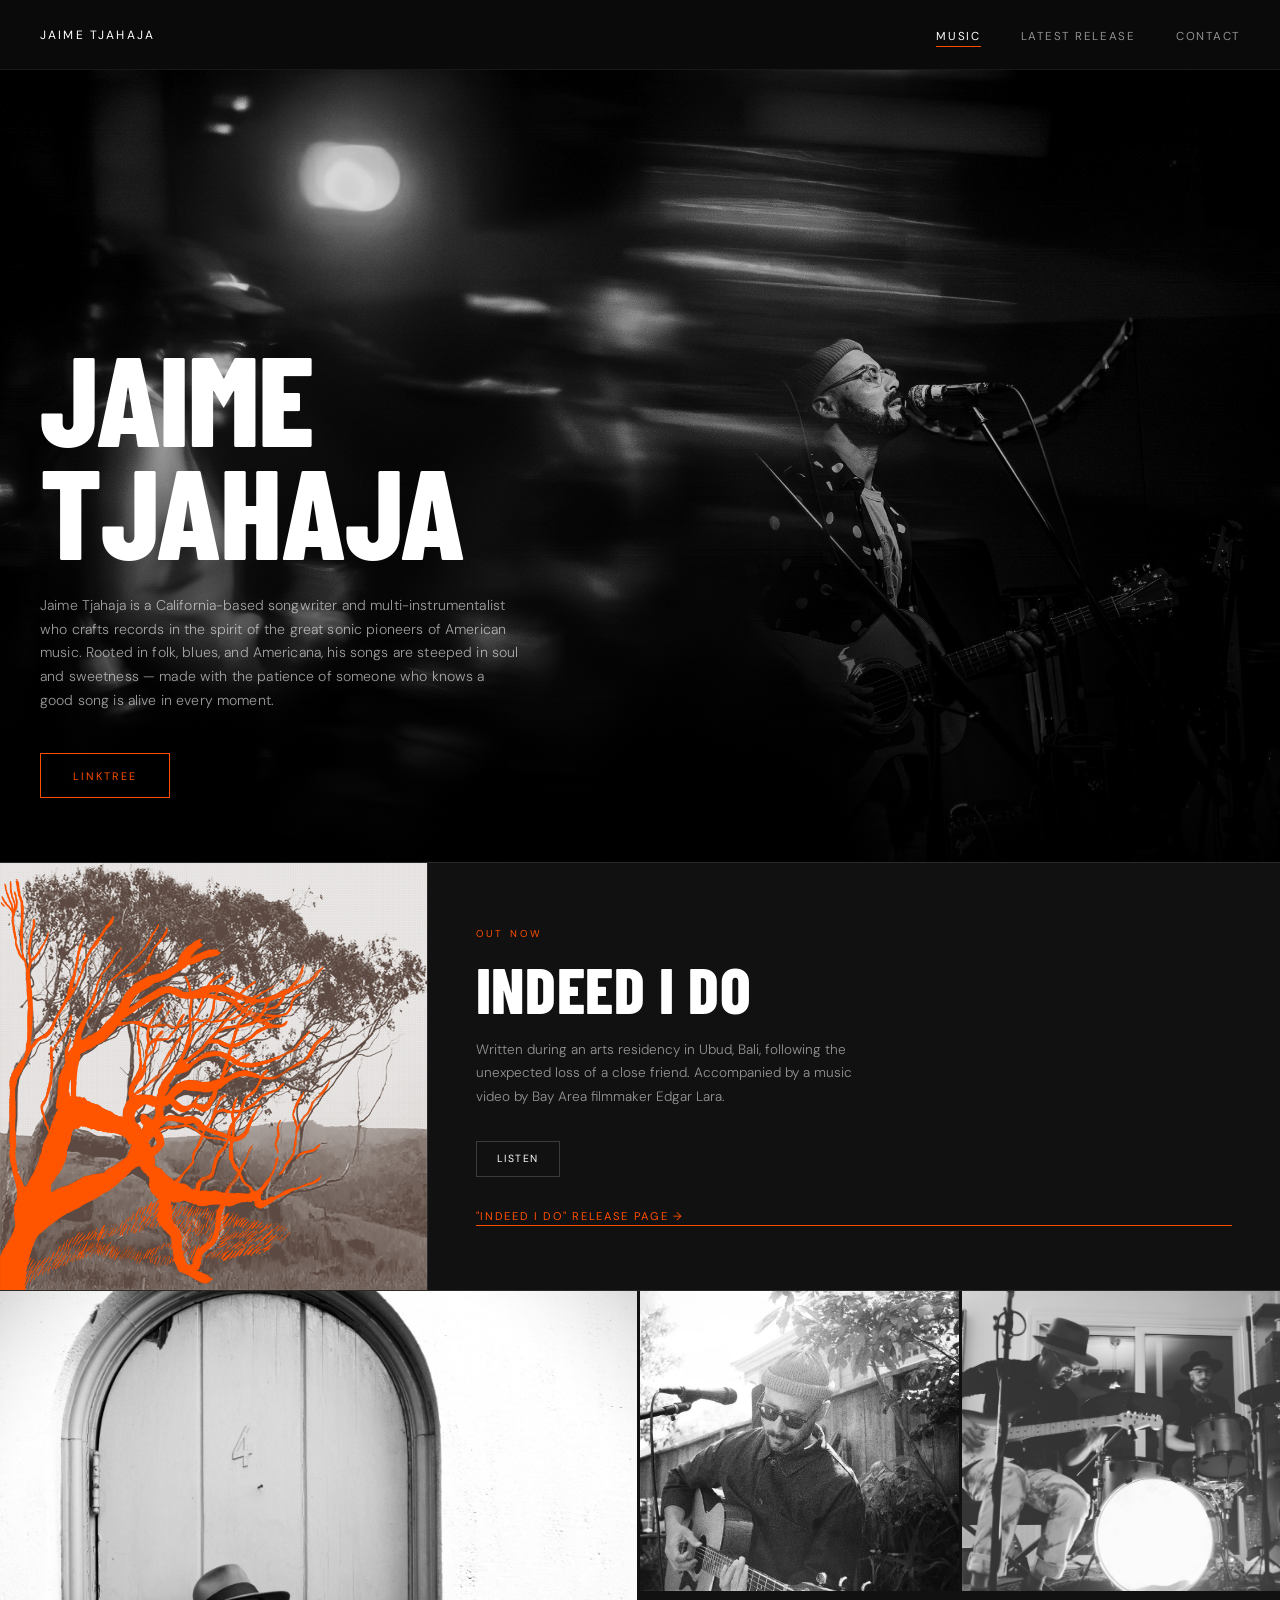
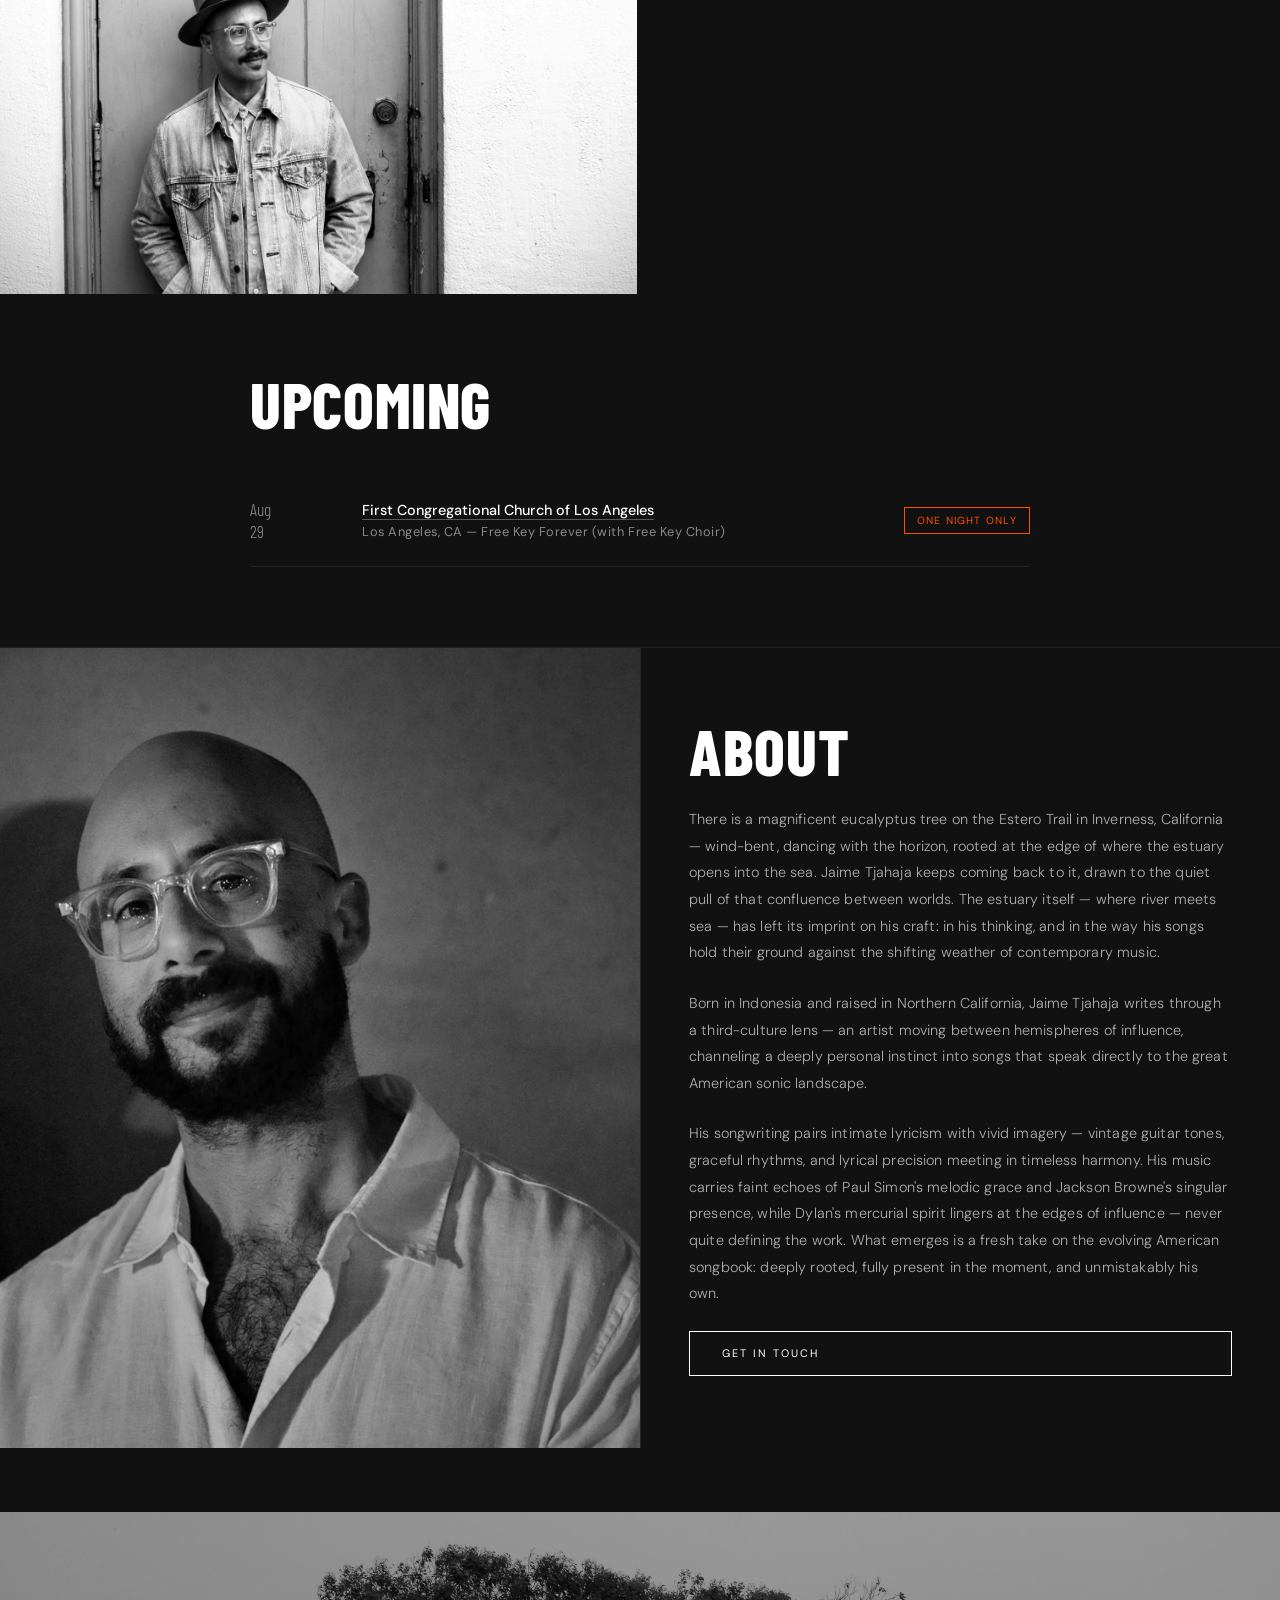
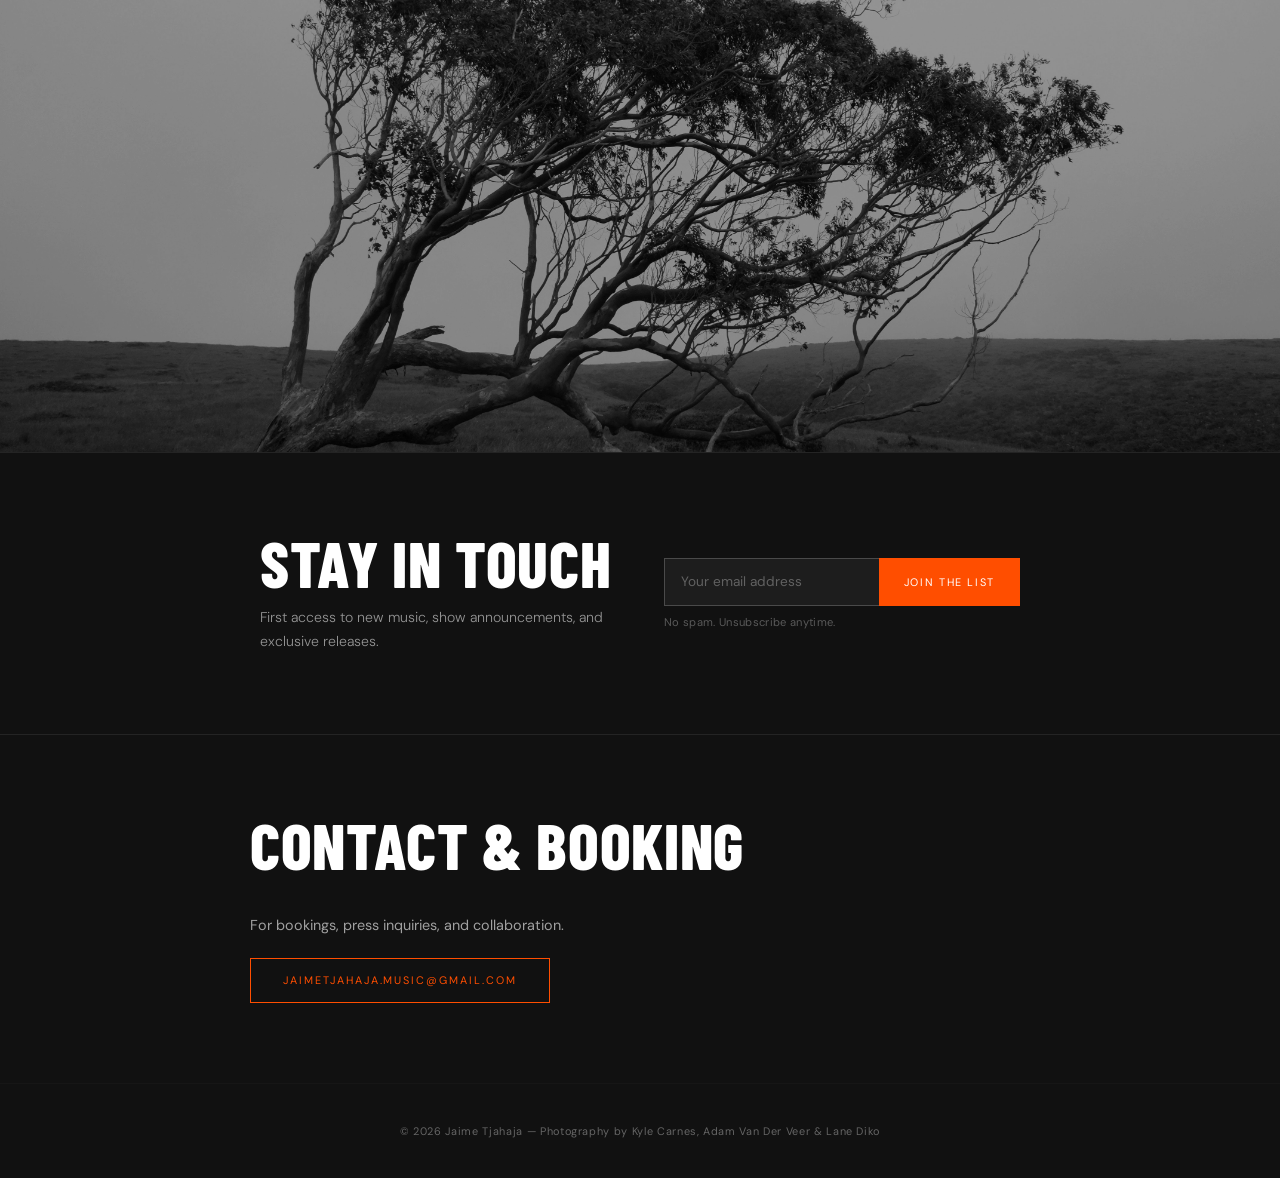
<file: music/index_5.html>
<!DOCTYPE html>
<html lang="en">
<head>
<meta charset="UTF-8">
<meta name="viewport" content="width=device-width, initial-scale=1.0">
<title>Music — Jaime Tjahaja | Bay Area Songwriter</title>
<meta name="description" content="Music by Jaime Tjahaja — Indonesian-born, Bay Area songwriter and multi-instrumentalist. New single 'Indeed I Do' available now. Live at The Ivy Room, Albany CA, August 6 2026.">
<meta name="keywords" content="Jaime Tjahaja music, Bay Area songwriter, indie folk, American roots, Indeed I Do single, Ivy Room Albany, Bay Area musician">
<meta name="author" content="Jaime Tjahaja">
<meta name="robots" content="index, follow">
<link rel="canonical" href="https://www.jaime-tjahaja.com/music/">

<!-- Open Graph -->
<meta property="og:type" content="music.musician">
<meta property="og:url" content="https://www.jaime-tjahaja.com/music/">
<meta property="og:title" content="Music — Jaime Tjahaja | Bay Area Songwriter">
<meta property="og:description" content="New single 'Indeed I Do' — written in Bali, recorded in California. Live at The Ivy Room, Albany CA, August 6 2026.">
<meta property="og:image" content="https://www.jaime-tjahaja.com/images/music/live-hero.jpg">

<!-- Twitter Card -->
<meta name="twitter:card" content="summary_large_image">
<meta name="twitter:title" content="Music — Jaime Tjahaja">
<meta name="twitter:description" content="New single 'Indeed I Do' out now. Live at The Ivy Room, Albany CA, August 6 2026.">
<meta name="twitter:image" content="https://www.jaime-tjahaja.com/images/music/live-hero.jpg">

<!-- Structured Data -->
<script type="application/ld+json">
{
  "@context": "https://schema.org",
  "@type": "MusicGroup",
  "name": "Jaime Tjahaja",
  "url": "https://www.jaime-tjahaja.com/music/",
  "image": "https://www.jaime-tjahaja.com/images/music/portrait-bw.jpg",
  "genre": ["Folk", "Americana", "Indie"],
  "description": "Indonesian-born, Bay Area-based songwriter and multi-instrumentalist.",
  "event": {
    "@type": "MusicEvent",
    "name": "Indeed I Do — Single Release Show",
    "startDate": "2026-08-06T19:00",
    "location": {
      "@type": "MusicVenue",
      "name": "The Ivy Room",
      "address": {
        "@type": "PostalAddress",
        "addressLocality": "Albany",
        "addressRegion": "CA"
      }
    }
  }
}
</script>

<link rel="stylesheet" href="../assets/style.css">
<link rel="icon" type="image/x-icon" href="../assets/favicon.ico">
</head>
<body class="theme-music">

  <nav class="site-nav">
    <a class="nav-wordmark" href="../index.html">Jaime Tjahaja</a>
    <ul class="nav-links">
      <li><a href="index.html" class="active">Music</a></li>
      <li><a href="exclusive.html">Latest Release</a></li>
      <li><a href="#contact">Contact</a></li>
    </ul>
  </nav>

  <!-- HERO -->
  <section class="music-hero">
    <img src="../images/music/live-hero.jpg" alt="Jaime Tjahaja performing live at Turn Turn Turn, photographed by Kyle Carnes">
    <div class="music-hero-content">
      <h1 class="hero-name">Jaime<br>Tjahaja</h1>
      <p class="hero-sub">Jaime Tjahaja is a California-based songwriter and multi-instrumentalist who crafts records in the spirit of the great sonic pioneers of American music. Rooted in folk, blues, and Americana, his songs are steeped in soul and sweetness — made with the patience of someone who knows a good song is alive in every moment.</p>
      <a href="https://linktr.ee/jaimetjahaja" target="_blank" rel="noopener" class="btn btn-orange">Linktree</a>
    </div>
  </section>

  <!-- SINGLE RELEASE -->
  <section class="single-band">
    <div class="single-artwork">
      <img src="../images/music/tree-orange.jpg" alt="Indeed I Do single artwork — orange eucalyptus illustration">
    </div>
    <div class="single-info">
      <div class="single-label">Out Now</div>
      <h2 class="single-title">Indeed I Do</h2>
      <p class="single-desc">Written during an arts residency in Ubud, Bali, following the unexpected loss of a close friend. Accompanied by a music video by Bay Area filmmaker Edgar Lara.</p>
      <div class="stream-links">
        <a class="stream-link" href="https://jaimetjahaja.bandcamp.com/track/indeed-i-do" target="_blank" rel="noopener">Listen</a>
      </div>
      <a href="exclusive.html" class="exclusive-cta">"Indeed I Do" Release Page &rarr;</a>
    </div>
  </section>

  <!-- PHOTO GRID -->
  <section class="photo-grid">
    <div class="photo-grid-item span-col">
      <img src="../images/music/press-yellow.jpg" alt="Jaime Tjahaja press photo at yellow door">
    </div>
    <div class="photo-grid-item">
      <img src="../images/music/backyard.jpg" alt="Jaime Tjahaja playing acoustic guitar at a backyard show">
    </div>
    <div class="photo-grid-item">
      <img src="../images/music/rehearsal.jpg" alt="Jaime Tjahaja rehearsing with band">
    </div>
  </section>

  <!-- UPCOMING SHOWS -->
  <section class="shows-section" id="shows">
    <h2 class="section-heading">Upcoming</h2>

    <div class="show-row">
      <div class="show-date">
        Aug<br>29
      </div>
      <div class="show-info">
        <div class="show-venue"><a href="https://events.ticketleap.com/tickets/glenview-classical-series/free-key-forever-los-angeles" target="_blank" rel="noopener" style="border-bottom:1px solid rgba(255,255,255,0.3);">First Congregational Church of Los Angeles</a></div>
        <div class="show-location">Los Angeles, CA &mdash; Free Key Forever (with Free Key Choir)</div>
      </div>
      <span class="show-tag">One Night Only</span>
    </div>
  </section>

  <!-- ABOUT -->
  <section class="about-strip">
    <div class="about-image">
      <img src="../images/music/portrait-bw.jpg" alt="Jaime Tjahaja portrait">
    </div>
    <div class="about-text">
      <h2 class="section-heading">About</h2>
      <p class="about-body">There is a magnificent eucalyptus tree on the Estero Trail in Inverness, California — wind-bent, dancing with the horizon, rooted at the edge of where the estuary opens into the sea. Jaime Tjahaja keeps coming back to it, drawn to the quiet pull of that confluence between worlds. The estuary itself — where river meets sea — has left its imprint on his craft: in his thinking, and in the way his songs hold their ground against the shifting weather of contemporary music.</p>
      <p class="about-body">Born in Indonesia and raised in Northern California, Jaime Tjahaja writes through a third-culture lens — an artist moving between hemispheres of influence, channeling a deeply personal instinct into songs that speak directly to the great American sonic landscape.</p>
      <p class="about-body">His songwriting pairs intimate lyricism with vivid imagery — vintage guitar tones, graceful rhythms, and lyrical precision meeting in timeless harmony. His music carries faint echoes of Paul Simon's melodic grace and Jackson Browne's singular presence, while Dylan's mercurial spirit lingers at the edges of influence — never quite defining the work. What emerges is a fresh take on the evolving American songbook: deeply rooted, fully present in the moment, and unmistakably his own.</p>
      <a href="#contact" class="btn btn-white">Get in touch</a>
    </div>
  </section>

  <!-- TREE IMAGE — atmospheric divider -->
  <div class="tree-divider">
    <img src="../images/music/tree-photo.jpg" alt="Eucalyptus tree on the Estero Trail, Inverness CA">
  </div>

  <!-- EMAIL SIGNUP -->
  <section class="signup-section" id="signup">
    <div class="signup-inner">
      <div class="signup-text">
        <h2 class="section-heading">Stay in touch</h2>
        <p>First access to new music, show announcements, and exclusive releases.</p>
      </div>
      <form action="https://jaime-tjahaja.us5.list-manage.com/subscribe/post?u=59543a2136fbd9f8666366b19&amp;id=10a4232212&amp;f_id=00a8f2ebf0" method="post" id="mc-embedded-subscribe-form" name="mc-embedded-subscribe-form" target="_blank" novalidate>
        <div class="signup-form">
          <input type="email" name="EMAIL" id="mce-EMAIL" placeholder="Your email address" required>
          <!-- Mailchimp bot protection — do not remove -->
          <div aria-hidden="true" style="position:absolute;left:-5000px;">
            <input type="text" name="b_59543a2136fbd9f8666366b19_10a4232212" tabindex="-1" value="">
          </div>
          <button type="submit" name="subscribe">Join the list</button>
        </div>
        <p class="signup-note">No spam. Unsubscribe anytime.</p>
      </form>
    </div>
  </section>

  <!-- CONTACT -->
  <section class="shows-section" id="contact">
    <h2 class="section-heading">Contact &amp; Booking</h2>
    <p style="opacity:0.6; font-size:0.9rem; margin-bottom:1.5rem;">For bookings, press inquiries, and collaboration.</p>
    <a href="mailto:jaimetjahaja.music@gmail.com" class="btn btn-orange">jaimetjahaja.music@gmail.com</a>
  </section>

  <footer class="site-footer">
    &copy; 2026 Jaime Tjahaja &mdash; Photography by Kyle Carnes, Adam Van Der Veer &amp; Lane Diko
  </footer>

</body>
</html>
</file>
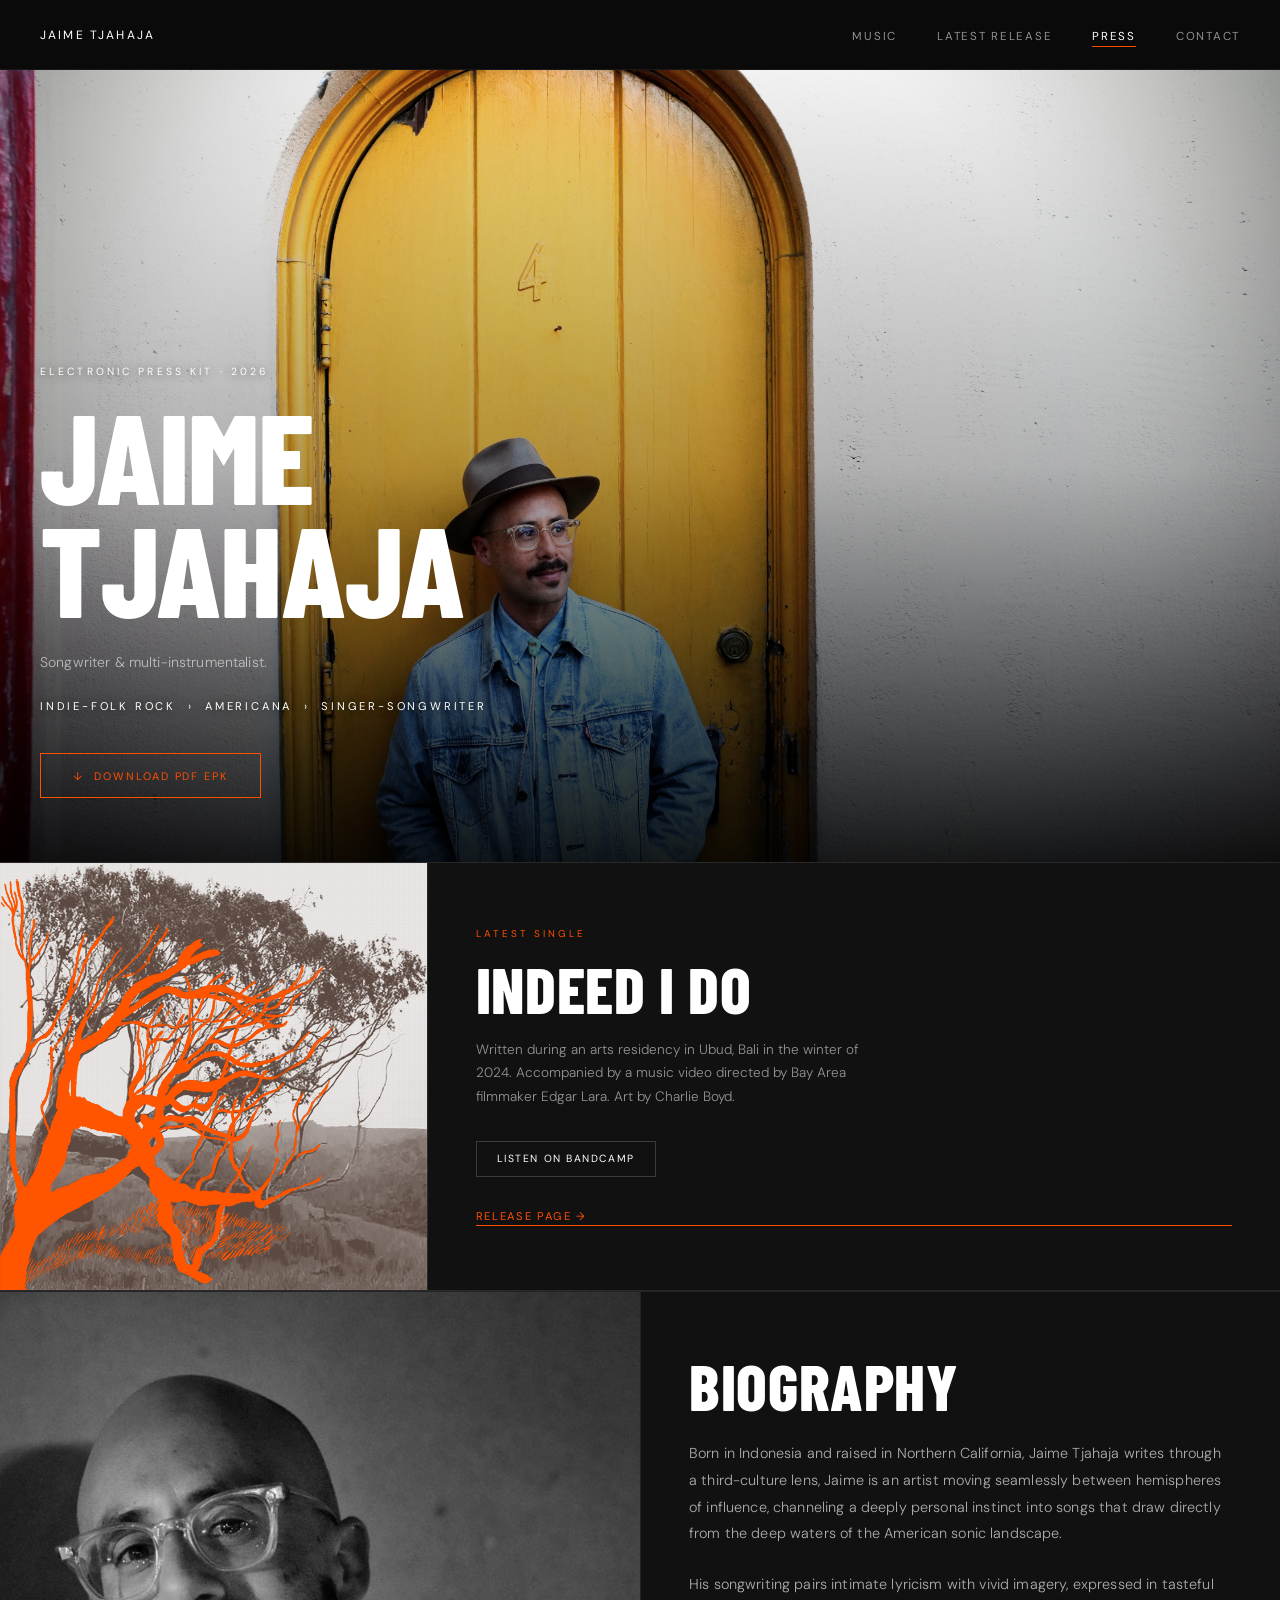
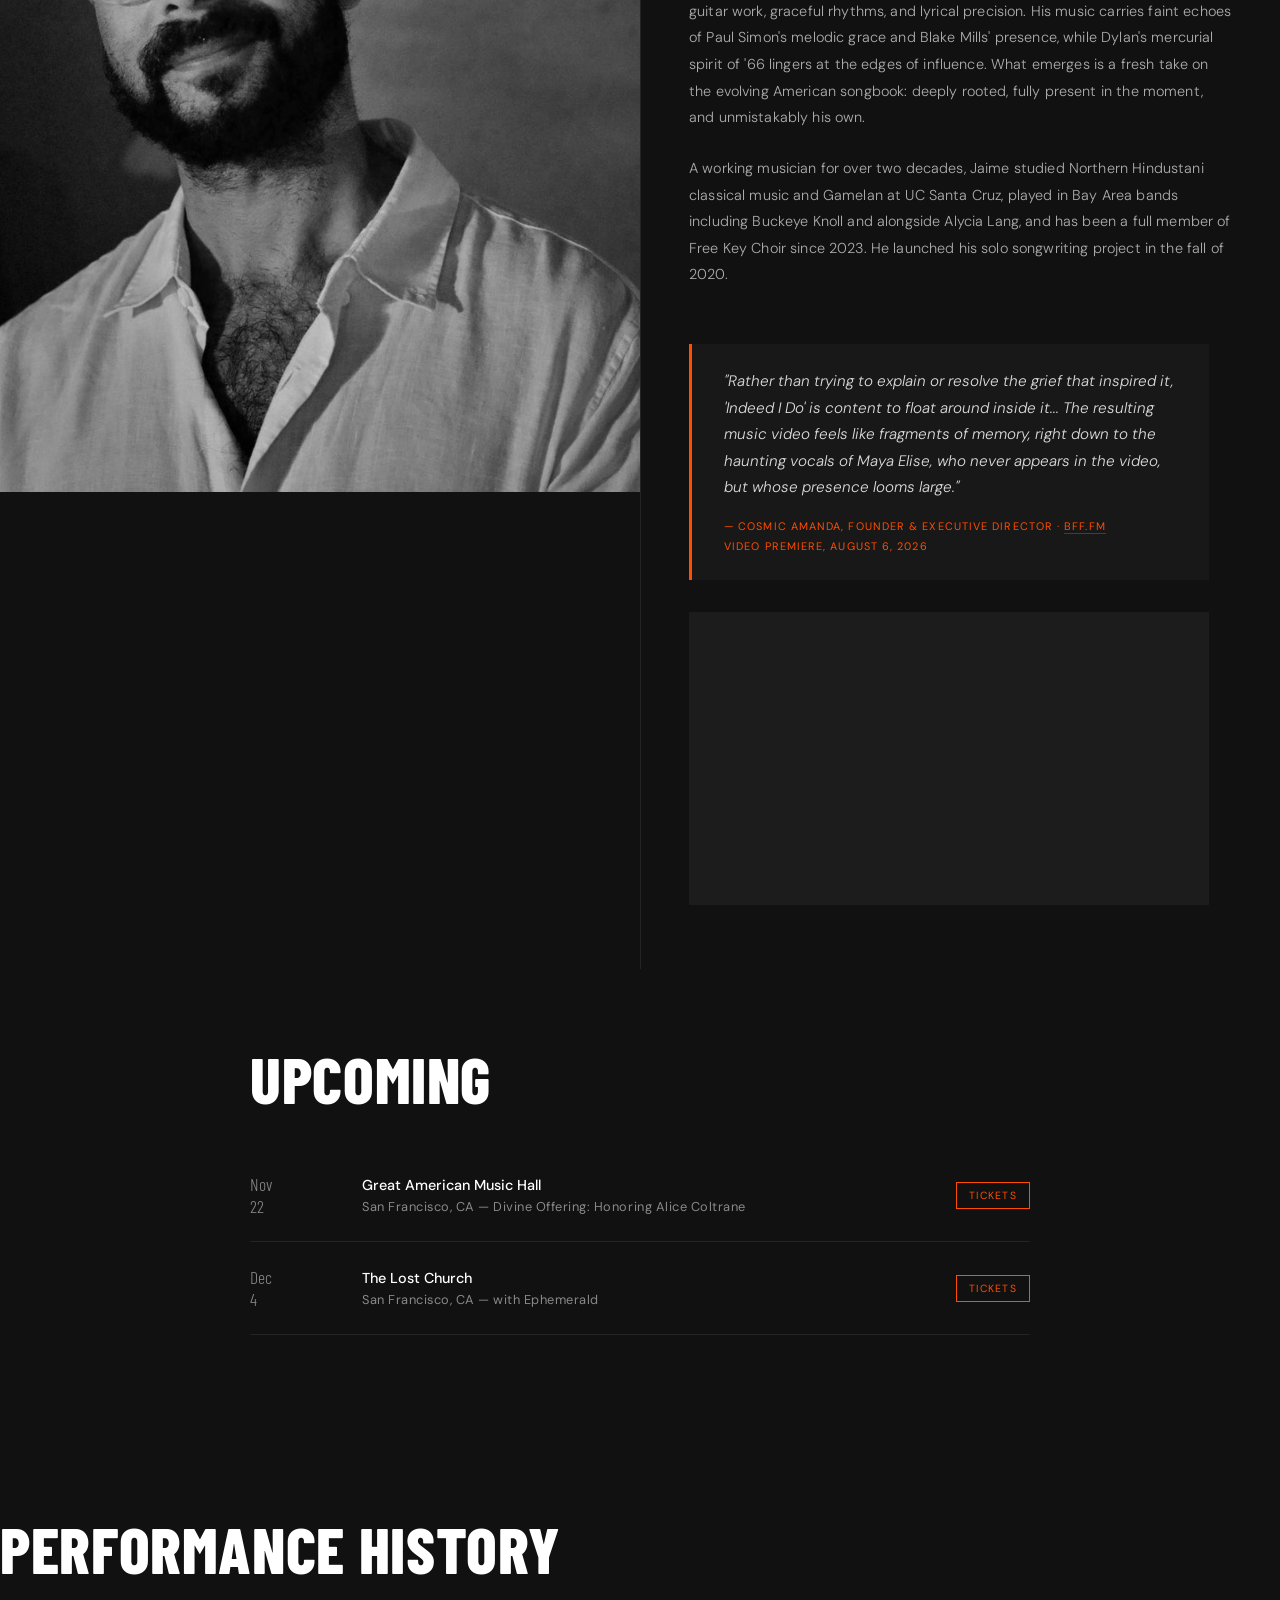
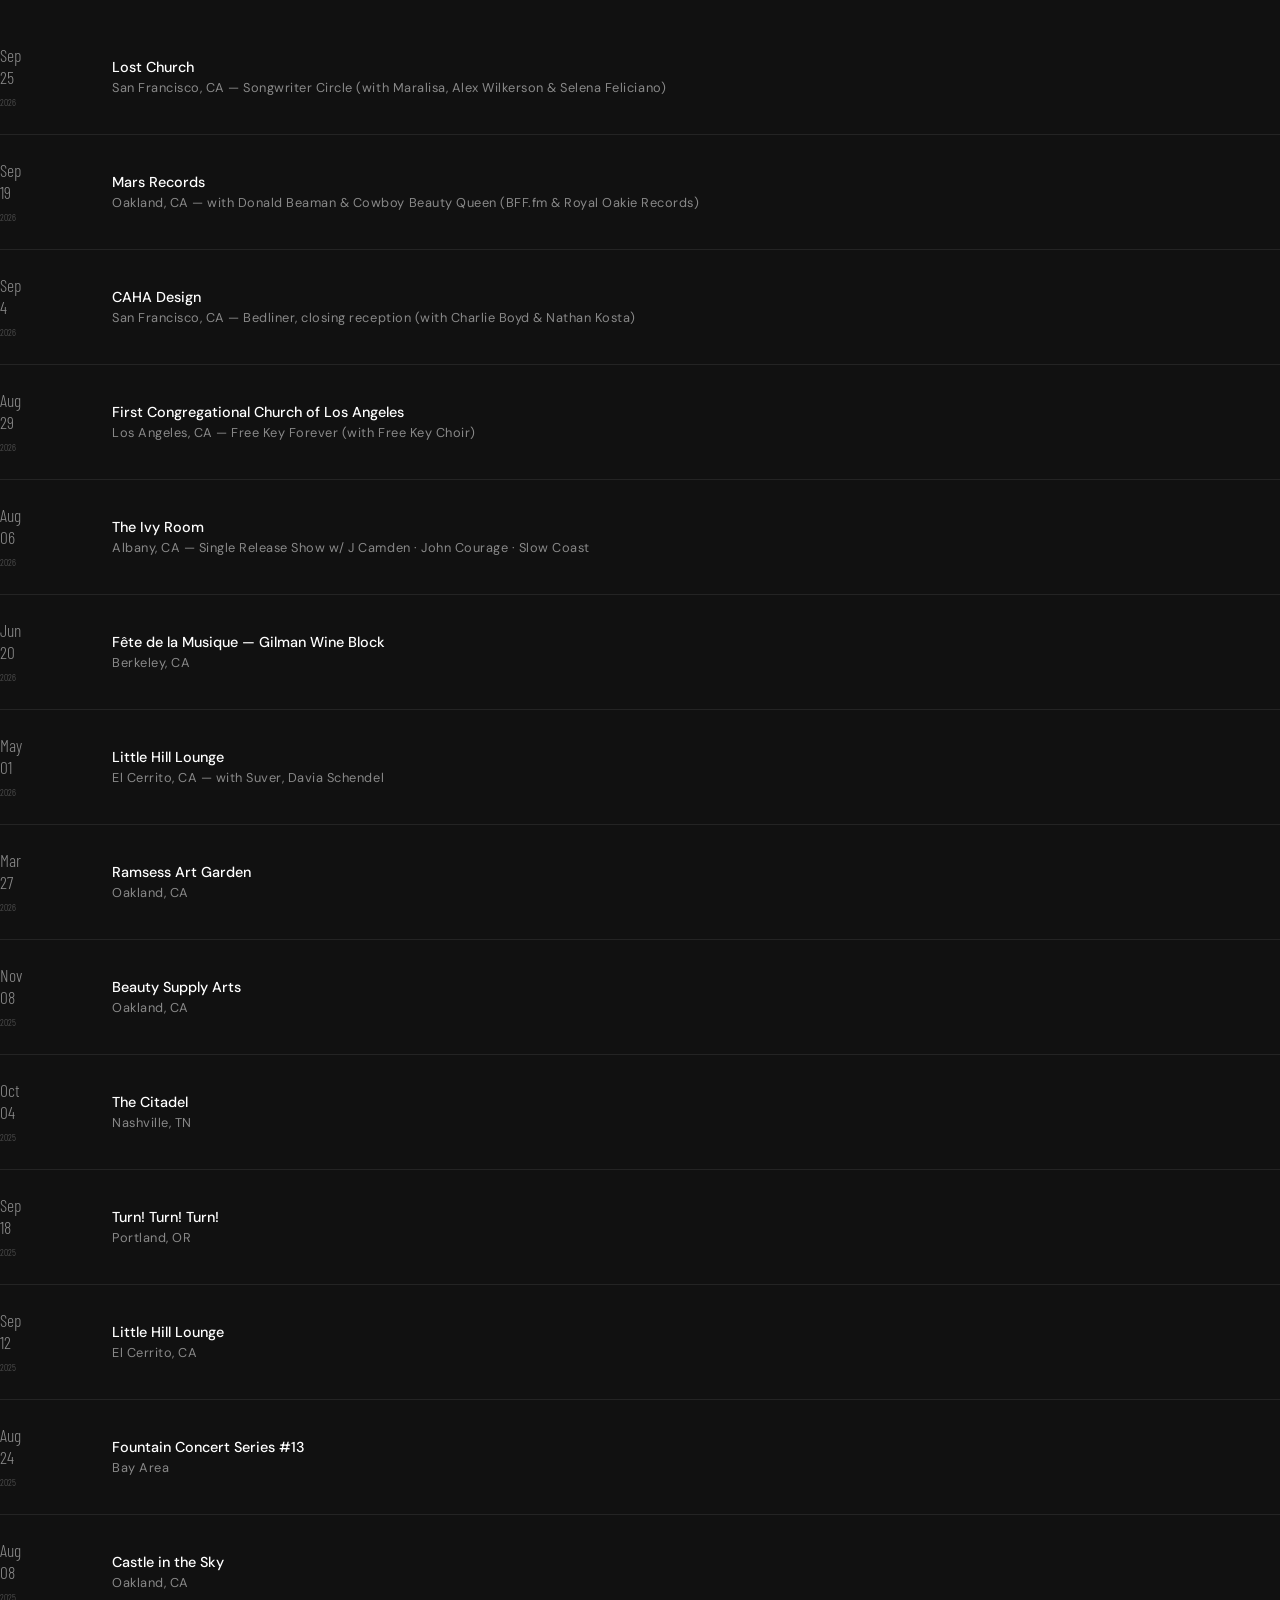
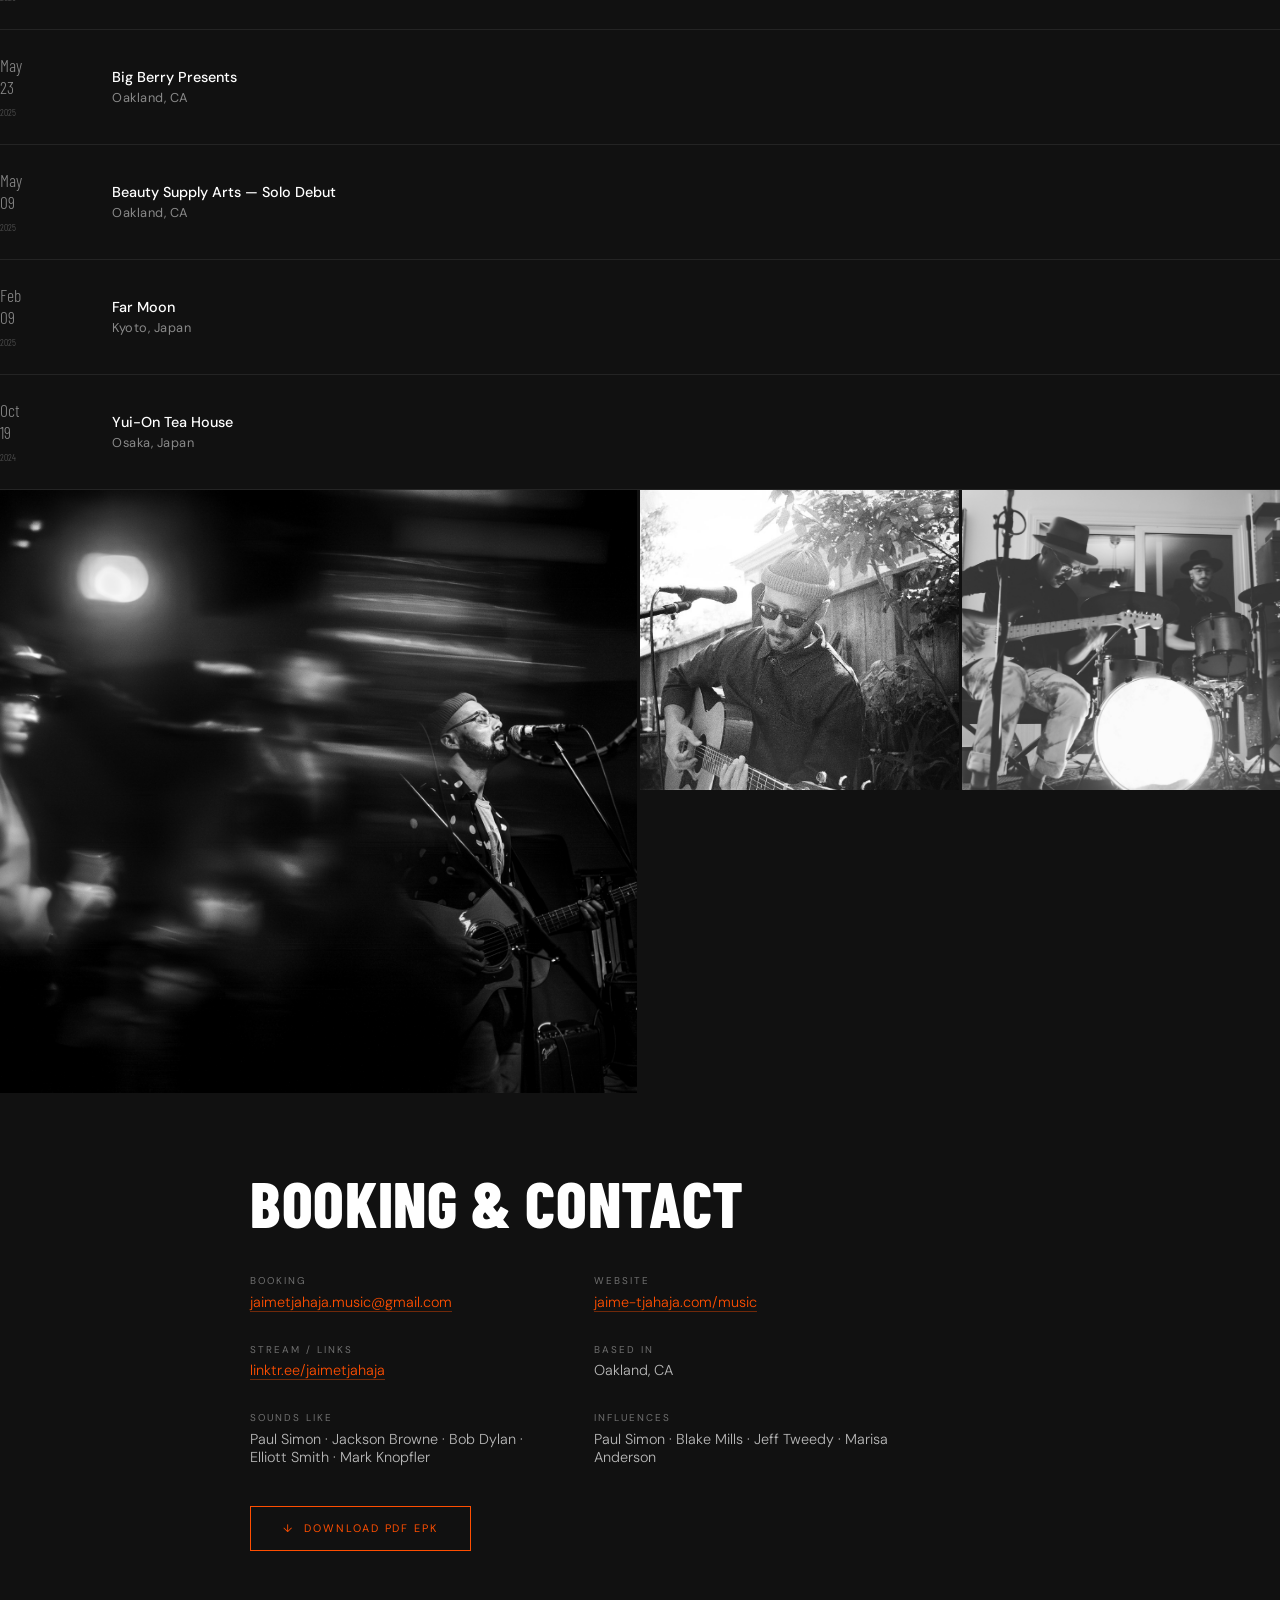
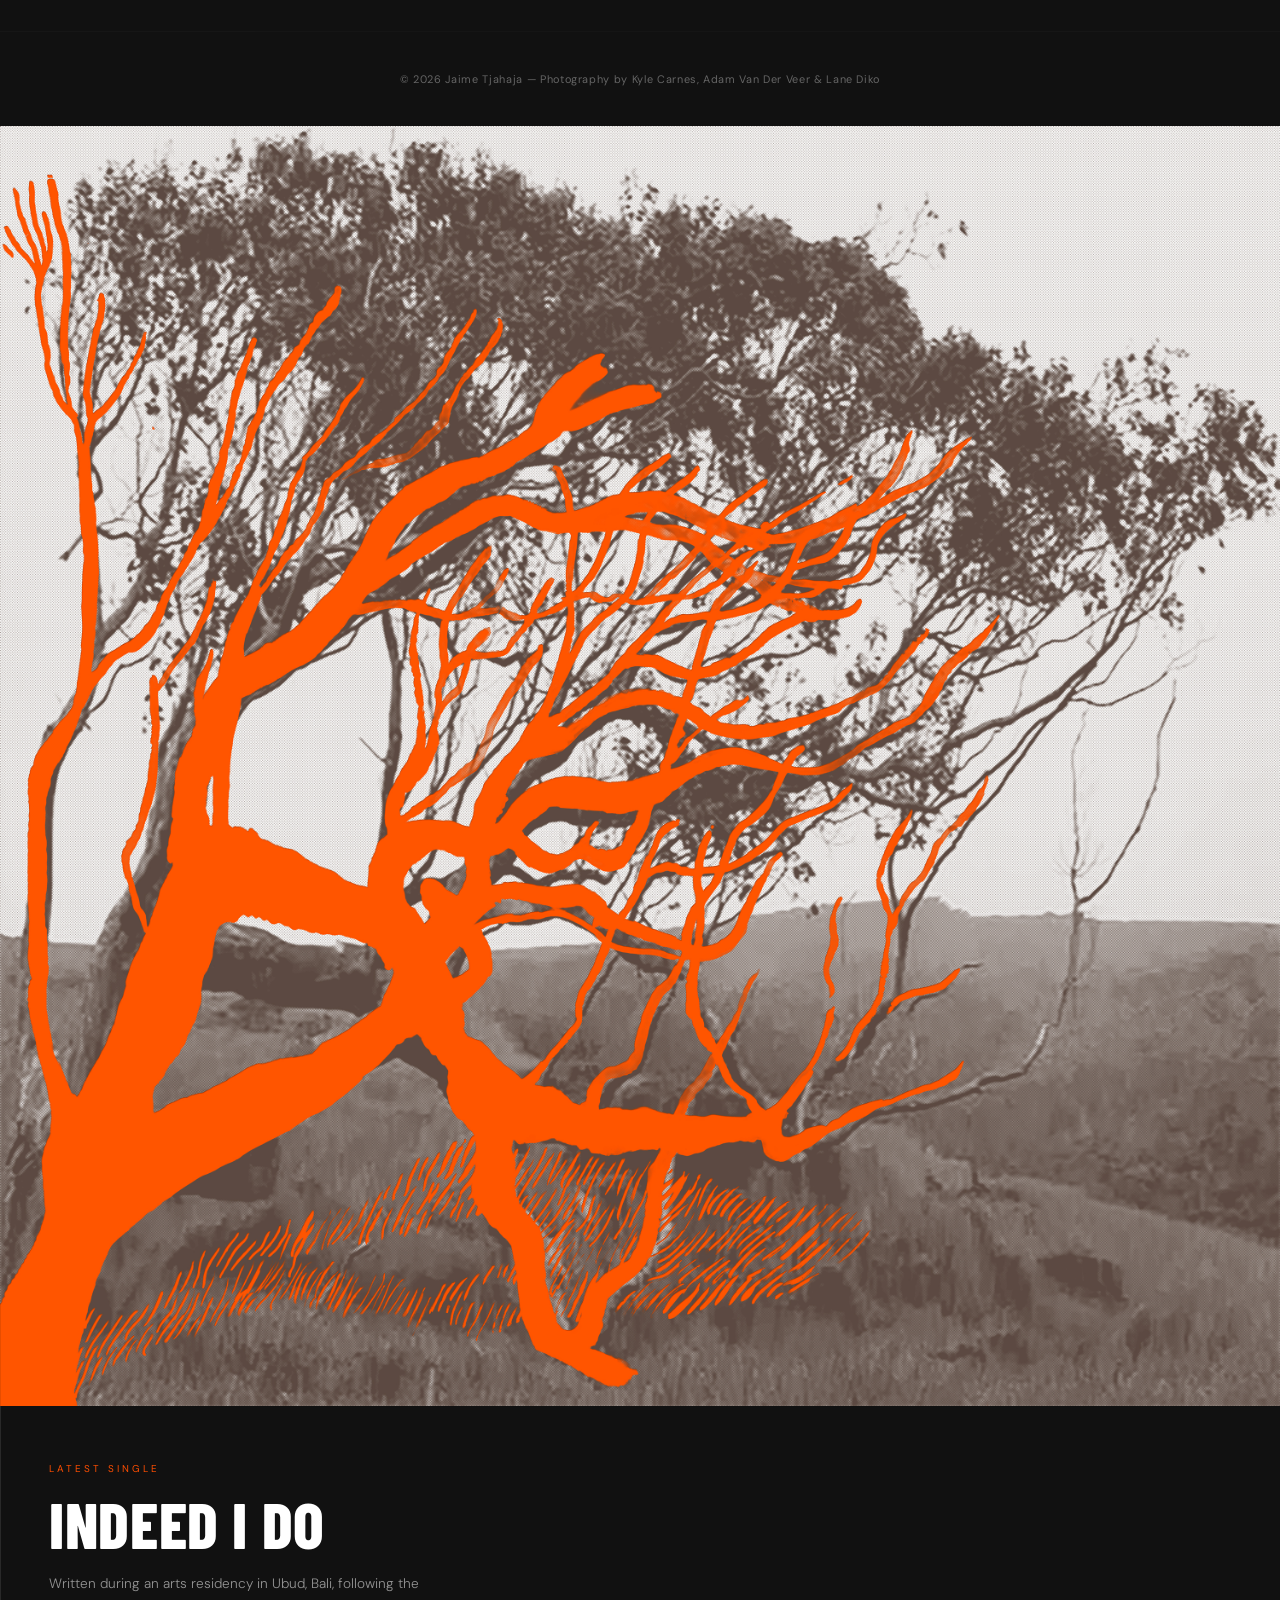
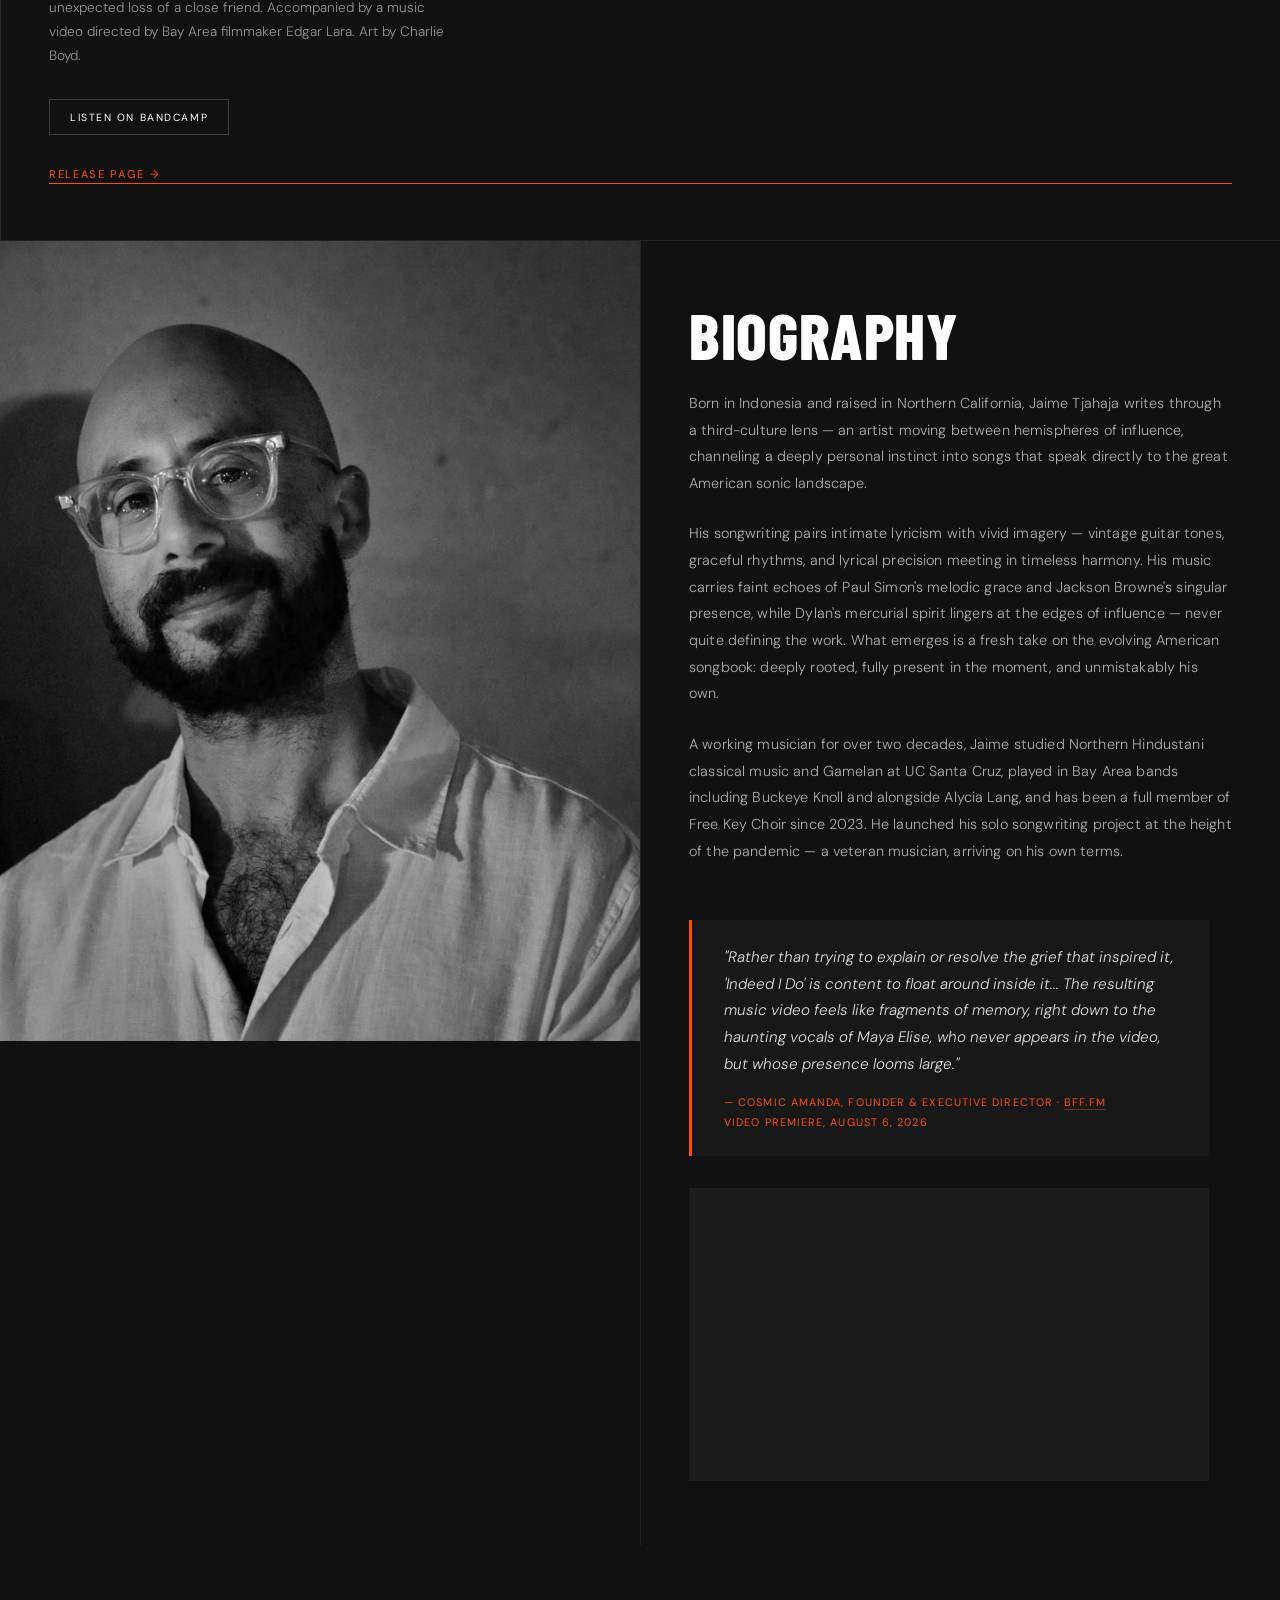
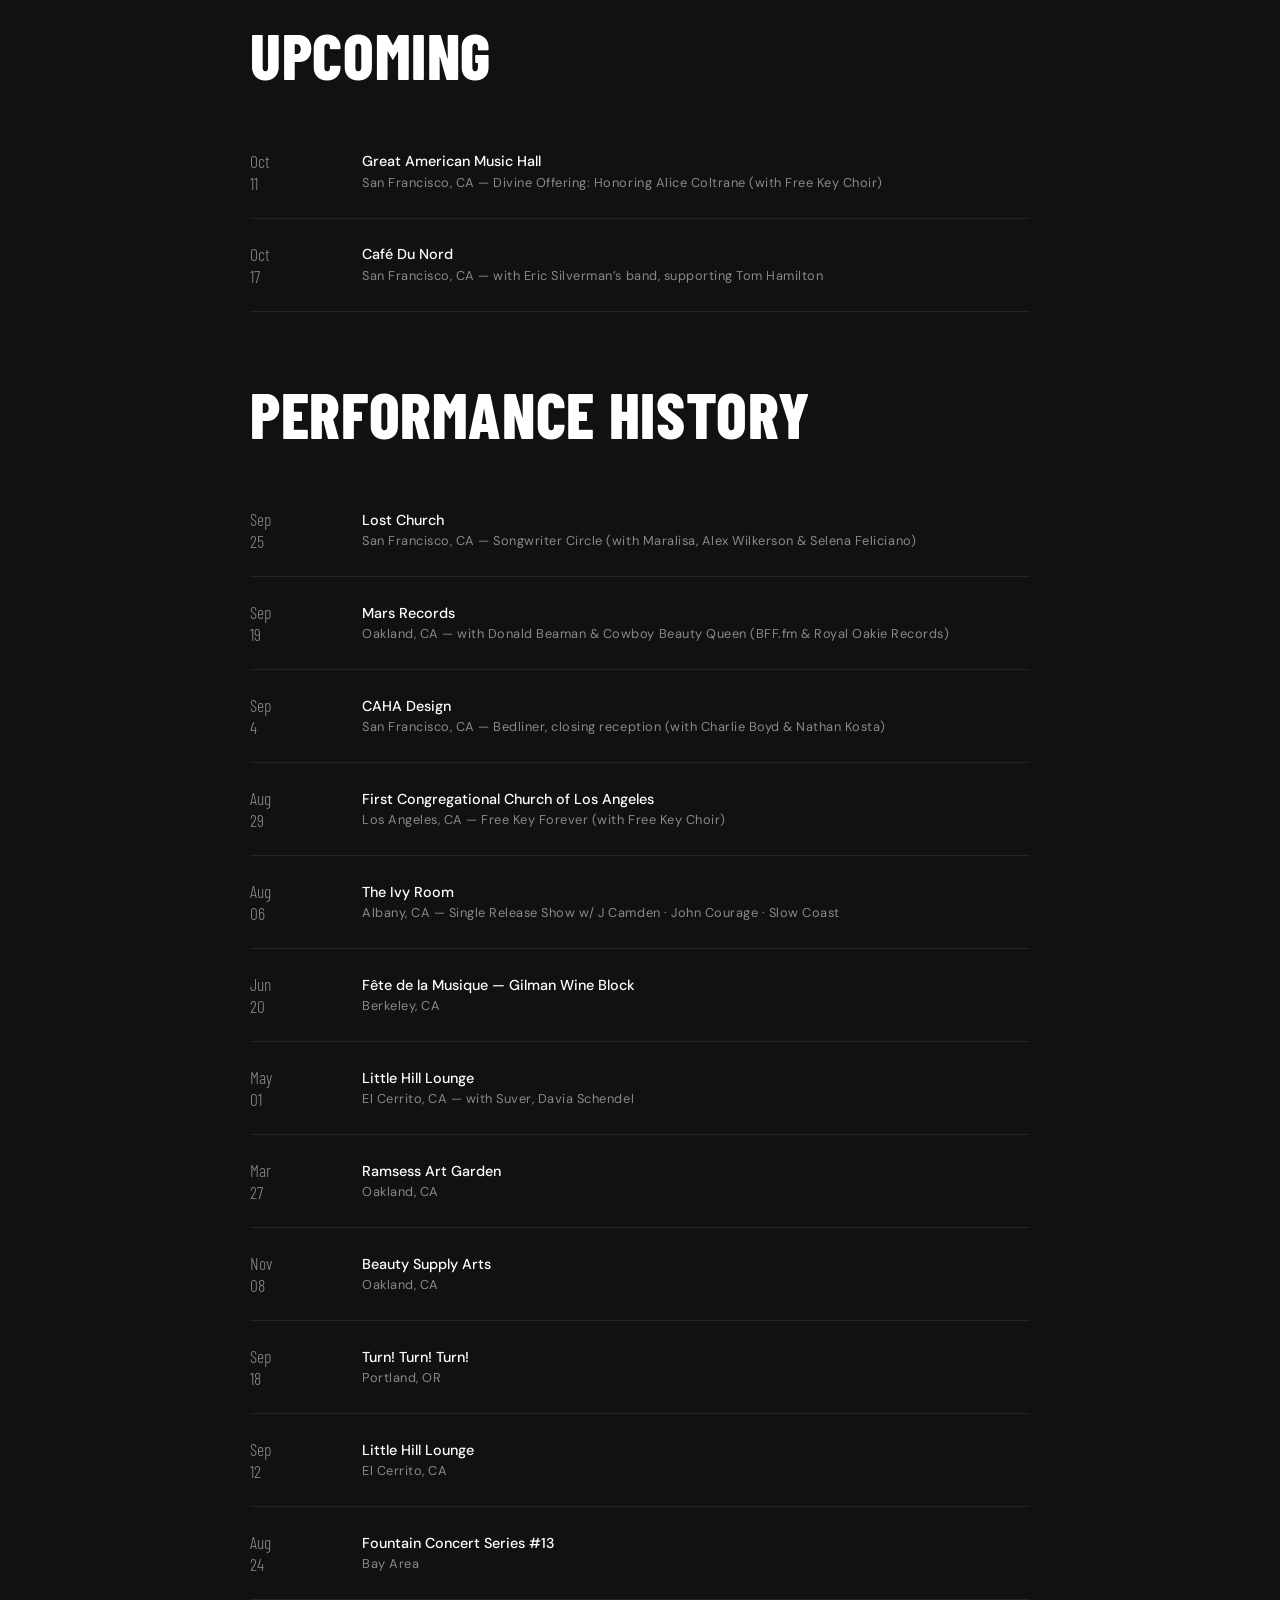
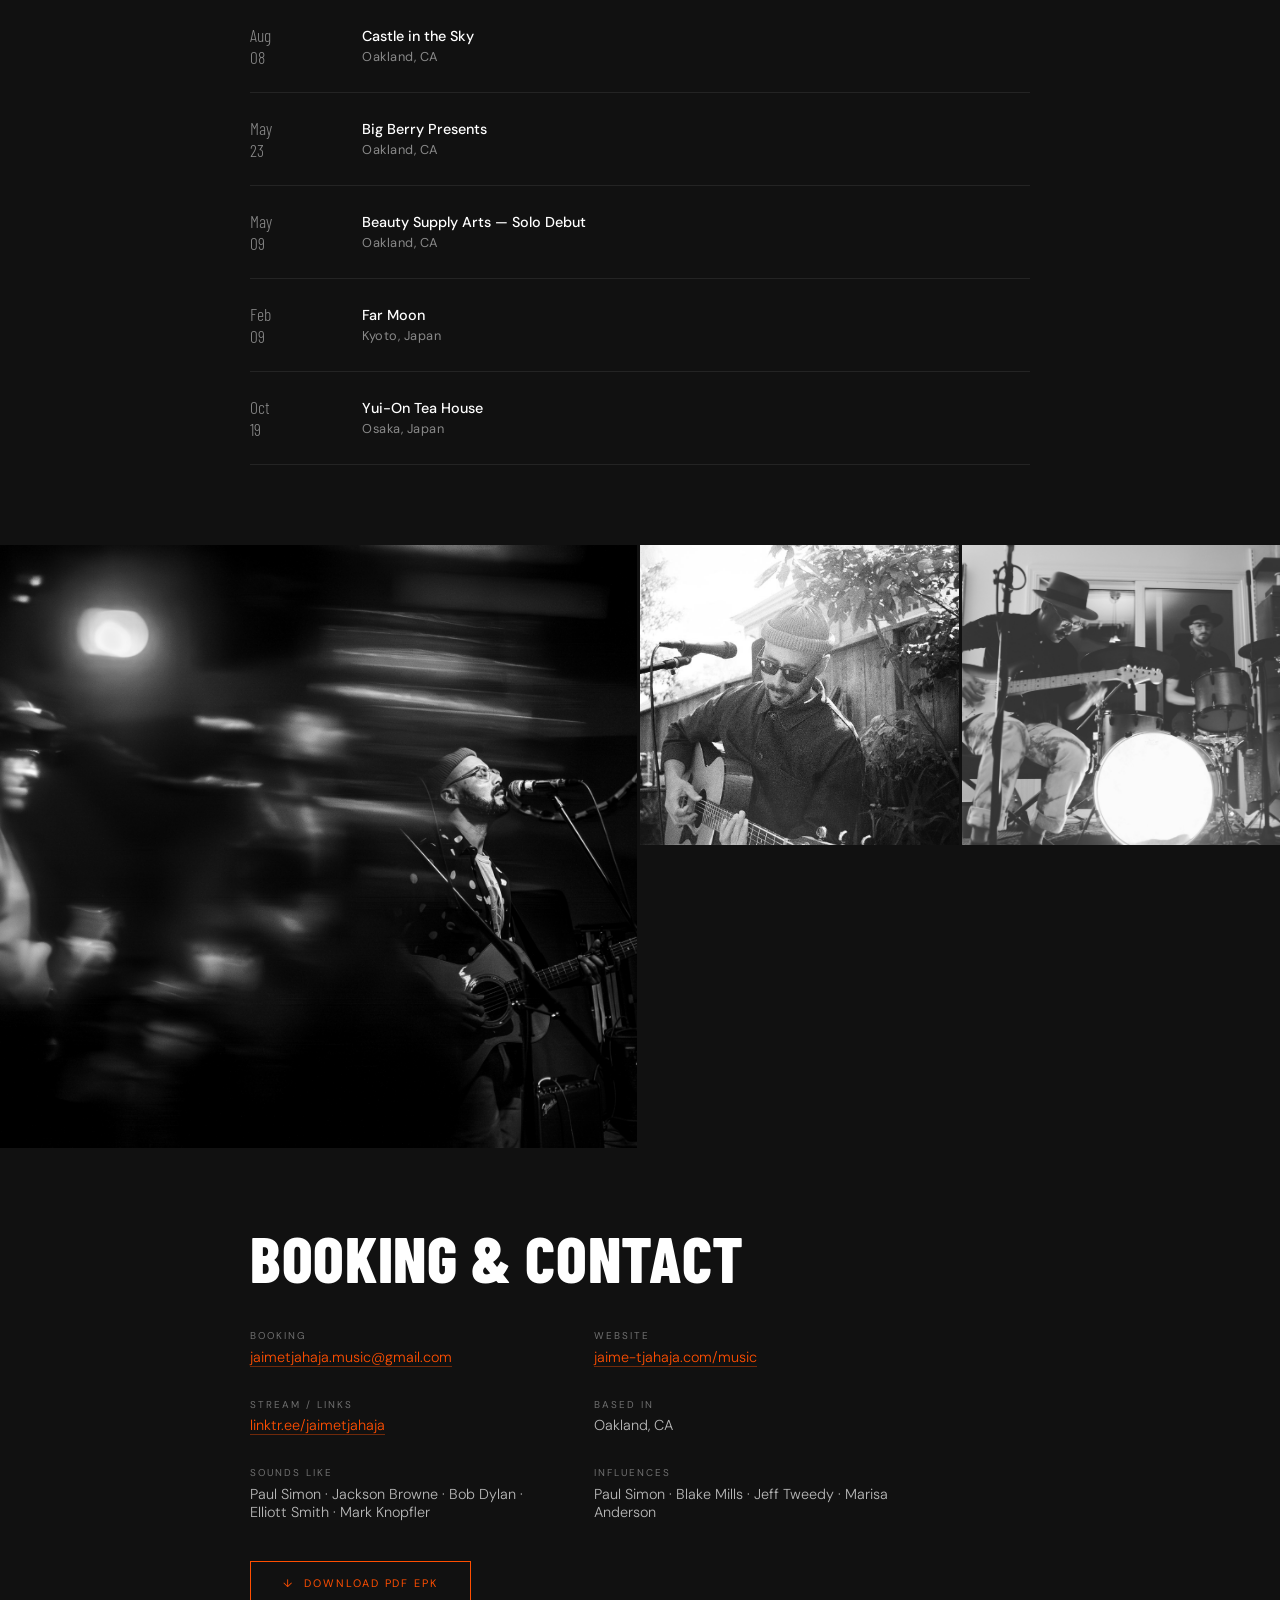
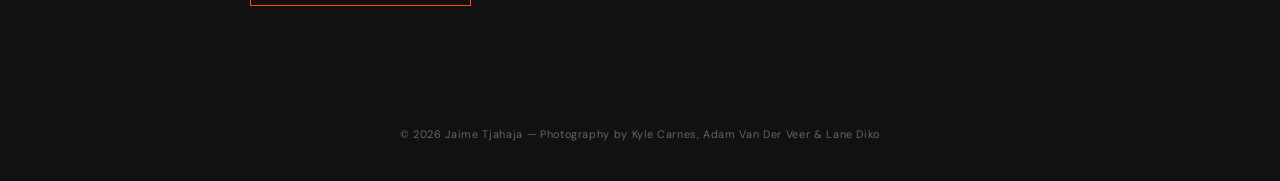
<file: music/press.html>
<!DOCTYPE html>
<html lang="en">
<head>
<meta charset="UTF-8">
<meta name="viewport" content="width=device-width, initial-scale=1.0">
<title>Press — Jaime Tjahaja</title>
<meta name="robots" content="noindex, nofollow">
<link rel="stylesheet" href="../assets/style.css">
<link rel="icon" type="image/x-icon" href="../assets/favicon.ico">
</head>
<body class="theme-music">

  <nav class="site-nav">
    <a class="nav-wordmark" href="../index.html">Jaime Tjahaja</a>
    <ul class="nav-links">
      <li><a href="index.html">Music</a></li>
      <li><a href="exclusive.html">Latest Release</a></li>
      <li><a href="press.html" class="active">Press</a></li>
      <li><a href="#contact">Contact</a></li>
    </ul>
  </nav>

  <!-- HERO -->
  <section class="music-hero">
    <img src="../images/music/press-yellow.jpg" alt="Jaime Tjahaja press photo">
    <div class="music-hero-content">
      <div class="hero-eyebrow" style="color:var(--white); text-shadow:0 1px 8px rgba(0,0,0,0.6);">Electronic Press Kit · 2026</div>
      <h1 class="hero-name">Jaime<br>Tjahaja</h1>
      <p class="hero-sub" style="margin-bottom:1.5rem;">Songwriter &amp; multi-instrumentalist.</p>
      <div style="font-size:0.7rem; letter-spacing:0.25em; text-transform:uppercase; color:var(--white); text-shadow:0 1px 8px rgba(0,0,0,0.6); margin-bottom:2rem;">Indie-Folk Rock &nbsp;›&nbsp; Americana &nbsp;›&nbsp; Singer-Songwriter</div>
      <a href="../assets/jaime-tjahaja-epk.pdf" target="_blank" class="btn btn-orange epk-download">↓ &nbsp;Download PDF EPK</a>
    </div>
  </section>

  <!-- SINGLE -->
  <section class="single-band">
    <div class="single-artwork">
      <img src="../images/music/tree-orange.jpg" alt="Indeed I Do — single artwork by Charlie Boyd">
    </div>
    <div class="single-info">
      <div class="single-label">Latest Single</div>
      <h2 class="single-title">Indeed I Do</h2>
      <p class="single-desc">Written during an arts residency in Ubud, Bali in the winter of 2024. Accompanied by a music video directed by Bay Area filmmaker Edgar Lara. Art by Charlie Boyd.</p>
      <div class="stream-links">
        <a class="stream-link" href="https://jaimetjahaja.bandcamp.com/track/indeed-i-do" target="_blank" rel="noopener">Listen on Bandcamp</a>
      </div>
      <a href="exclusive.html" class="exclusive-cta">Release Page &rarr;</a>
    </div>
  </section>

  <!-- ABOUT / BIO -->
  <section class="about-strip">
    <div class="about-image">
      <img src="../images/music/portrait-bw.jpg" alt="Jaime Tjahaja portrait">
    </div>
    <div class="about-text">
      <h2 class="section-heading">Biography</h2>
      <p class="about-body">Born in Indonesia and raised in Northern California, Jaime Tjahaja writes through a third-culture lens, Jaime is an artist moving seamlessly between hemispheres of influence, channeling a deeply personal instinct into songs that draw directly from the deep waters of the American sonic landscape.</p>
      <p class="about-body">His songwriting pairs intimate lyricism with vivid imagery, expressed in tasteful guitar work, graceful rhythms, and lyrical precision. His music carries faint echoes of Paul Simon's melodic grace and Blake Mills' presence, while Dylan's mercurial spirit of '66 lingers at the edges of influence. What emerges is a fresh take on the evolving American songbook: deeply rooted, fully present in the moment, and unmistakably his own.</p>
      <p class="about-body">A working musician for over two decades, Jaime studied Northern Hindustani classical music and Gamelan at UC Santa Cruz, played in Bay Area bands including Buckeye Knoll and alongside Alycia Lang, and has been a full member of Free Key Choir since 2023. He launched his solo songwriting project in the fall of 2020.</p>

      <div class="press-quote-block">
        <p class="quote-text">"Rather than trying to explain or resolve the grief that inspired it, 'Indeed I Do' is content to float around inside it... The resulting music video feels like fragments of memory, right down to the haunting vocals of Maya Elise, who never appears in the video, but whose presence looms large."</p>
        <p class="quote-attr">— Cosmic Amanda, Founder &amp; Executive Director · <a href="https://bff.fm/posts/4606" target="_blank" rel="noopener">BFF.FM</a><br>Video Premiere, August 6, 2026</p>
      </div>
      <div class="video-frame" style="margin-top:2rem; max-width:520px;">
        <iframe src="https://www.youtube.com/embed/dPN0NVv-m-8" title="Indeed I Do — official music video" allow="accelerometer; autoplay; clipboard-write; encrypted-media; gyroscope; picture-in-picture; web-share" allowfullscreen></iframe>
      </div>
    </div>
  </section>

    <!-- LIVE -->
<section class="shows-section" id="live">
  <h2 class="section-heading">Upcoming</h2>

  <div class="show-row">
    <div class="show-date">Nov<br>22</div>
    <div class="show-info">
      <div class="show-venue">Great American Music Hall</div>
      <div class="show-location">San Francisco, CA &mdash; Divine Offering: Honoring Alice Coltrane</div>
    </div>
    <a class="show-tag" href="https://www.eventim.us/event/divine-offering-celebrating-the-legacy-of-alice-coltrane/704843?utm_medium=linkevent&amp;utm_source=eventim.com" target="_blank" rel="noopener">Tickets</a>
  </div>

  <div class="show-row" style="margin-bottom:2rem;">
    <div class="show-date">Dec<br>4</div>
    <div class="show-info">
      <div class="show-venue">The Lost Church</div>
      <div class="show-location">San Francisco, CA &mdash; with Ephemerald</div>
    </div>
    <a class="show-tag" href="https://thelostchurch.my.salesforce-sites.com/ticket/#/instances/a0FUh00000E6FnVMAV" target="_blank" rel="noopener">Tickets</a>
  </div>
</section>
  
    <h2 class="section-heading" style="margin-top:4.5rem;">Performance History</h2>
    <div class="show-row">
      <div class="show-date">Sep<br>25<br><span style="font-size:0.55em; opacity:0.6;">2026</span></div>
      <div class="show-info">
        <div class="show-venue">Lost Church</div>
        <div class="show-location">San Francisco, CA &mdash; Songwriter Circle (with Maralisa, Alex Wilkerson &amp; Selena Feliciano)</div>
      </div>
    </div>
    <div class="show-row">
      <div class="show-date">Sep<br>19<br><span style="font-size:0.55em; opacity:0.6;">2026</span></div>
      <div class="show-info">
        <div class="show-venue">Mars Records</div>
        <div class="show-location">Oakland, CA &mdash; with Donald Beaman &amp; Cowboy Beauty Queen (BFF.fm &amp; Royal Oakie Records)</div>
      </div>
    </div>
    <div class="show-row">
      <div class="show-date">Sep<br>4<br><span style="font-size:0.55em; opacity:0.6;">2026</span></div>
      <div class="show-info">
        <div class="show-venue">CAHA Design</div>
        <div class="show-location">San Francisco, CA &mdash; Bedliner, closing reception (with Charlie Boyd &amp; Nathan Kosta)</div>
      </div>
    </div>
    <div class="show-row">
      <div class="show-date">Aug<br>29<br><span style="font-size:0.55em; opacity:0.6;">2026</span></div>
      <div class="show-info">
        <div class="show-venue">First Congregational Church of Los Angeles</div>
        <div class="show-location">Los Angeles, CA &mdash; Free Key Forever (with Free Key Choir)</div>
      </div>
    </div>
    <div class="show-row">
      <div class="show-date">Aug<br>06<br><span style="font-size:0.55em; opacity:0.6;">2026</span></div>
      <div class="show-info">
        <div class="show-venue">The Ivy Room</div>
        <div class="show-location">Albany, CA &mdash; Single Release Show w/ J Camden &middot; John Courage &middot; Slow Coast</div>
      </div>
    </div>
    <div class="show-row">
      <div class="show-date">Jun<br>20<br><span style="font-size:0.55em; opacity:0.6;">2026</span></div>
      <div class="show-info">
        <div class="show-venue">F&ecirc;te de la Musique &mdash; Gilman Wine Block</div>
        <div class="show-location">Berkeley, CA</div>
      </div>
    </div>
    <div class="show-row">
      <div class="show-date">May<br>01<br><span style="font-size:0.55em; opacity:0.6;">2026</span></div>
      <div class="show-info">
        <div class="show-venue">Little Hill Lounge</div>
        <div class="show-location">El Cerrito, CA &mdash; with Suver, Davia Schendel</div>
      </div>
    </div>
    <div class="show-row">
      <div class="show-date">Mar<br>27<br><span style="font-size:0.55em; opacity:0.6;">2026</span></div>
      <div class="show-info">
        <div class="show-venue">Ramsess Art Garden</div>
        <div class="show-location">Oakland, CA</div>
      </div>
    </div>
    <div class="show-row">
      <div class="show-date">Nov<br>08<br><span style="font-size:0.55em; opacity:0.6;">2025</span></div>
      <div class="show-info">
        <div class="show-venue">Beauty Supply Arts</div>
        <div class="show-location">Oakland, CA</div>
      </div>
    </div>
     </div>
    </div>
    <div class="show-row">
      <div class="show-date">Oct<br>04<br><span style="font-size:0.55em; opacity:0.6;">2025</span></div>
      <div class="show-info">
        <div class="show-venue">The Citadel</div>
        <div class="show-location">Nashville, TN</div>
      </div>
    </div>
    <div class="show-row">
      <div class="show-date">Sep<br>18<br><span style="font-size:0.55em; opacity:0.6;">2025</span></div>
      <div class="show-info">
        <div class="show-venue">Turn! Turn! Turn!</div>
        <div class="show-location">Portland, OR</div>
      </div>
    </div>
    <div class="show-row">
      <div class="show-date">Sep<br>12<br><span style="font-size:0.55em; opacity:0.6;">2025</span></div>
      <div class="show-info">
        <div class="show-venue">Little Hill Lounge</div>
        <div class="show-location">El Cerrito, CA</div>
      </div>
    </div>
    <div class="show-row">
      <div class="show-date">Aug<br>24<br><span style="font-size:0.55em; opacity:0.6;">2025</span></div>
      <div class="show-info">
        <div class="show-venue">Fountain Concert Series #13</div>
        <div class="show-location">Bay Area</div>
      </div>
    </div>
    <div class="show-row">
      <div class="show-date">Aug<br>08<br><span style="font-size:0.55em; opacity:0.6;">2025</span></div>
      <div class="show-info">
        <div class="show-venue">Castle in the Sky</div>
        <div class="show-location">Oakland, CA</div>
      </div>
    </div>
    <div class="show-row">
      <div class="show-date">May<br>23<br><span style="font-size:0.55em; opacity:0.6;">2025</span></div>
      <div class="show-info">
        <div class="show-venue">Big Berry Presents</div>
        <div class="show-location">Oakland, CA</div>
      </div>
    </div>
    <div class="show-row">
      <div class="show-date">May<br>09<br><span style="font-size:0.55em; opacity:0.6;">2025</span></div>
      <div class="show-info">
        <div class="show-venue">Beauty Supply Arts &mdash; Solo Debut</div>
        <div class="show-location">Oakland, CA</div>
      </div>
    </div>
    <div class="show-row">
      <div class="show-date">Feb<br>09<br><span style="font-size:0.55em; opacity:0.6;">2025</span></div>
      <div class="show-info">
        <div class="show-venue">Far Moon</div>
        <div class="show-location">Kyoto, Japan</div>
      </div>
    </div>
    <div class="show-row">
      <div class="show-date">Oct<br>19<br><span style="font-size:0.55em; opacity:0.6;">2024</span></div>
      <div class="show-info">
        <div class="show-venue">Yui-On Tea House</div>
        <div class="show-location">Osaka, Japan</div>
      </div>
    </div>
  </section>

  <!-- PHOTOS -->
  <section class="photo-grid">
    <div class="photo-grid-item span-col">
      <img src="../images/music/live-hero.jpg" alt="Jaime Tjahaja performing live">
    </div>
    <div class="photo-grid-item">
      <img src="../images/music/backyard.jpg" alt="Jaime Tjahaja playing acoustic guitar at a backyard show">
    </div>
    <div class="photo-grid-item">
      <img src="../images/music/rehearsal.jpg" alt="Jaime Tjahaja rehearsal">
    </div>
  </section>

  <!-- CONTACT -->
  <section class="shows-section" id="contact">
    <h2 class="section-heading">Booking &amp; Contact</h2>
    <div class="epk-contact-grid">
      <div>
        <div class="epk-contact-item-label">Booking</div>
        <div class="epk-contact-item-value"><a href="mailto:jaimetjahaja.music@gmail.com">jaimetjahaja.music@gmail.com</a></div>
      </div>
      <div>
        <div class="epk-contact-item-label">Website</div>
        <div class="epk-contact-item-value"><a href="https://www.jaime-tjahaja.com/music" target="_blank">jaime-tjahaja.com/music</a></div>
      </div>
      <div>
        <div class="epk-contact-item-label">Stream / Links</div>
        <div class="epk-contact-item-value"><a href="https://linktr.ee/jaimetjahaja" target="_blank">linktr.ee/jaimetjahaja</a></div>
      </div>
      <div>
        <div class="epk-contact-item-label">Based In</div>
        <div class="epk-contact-item-value" style="opacity:0.7;">Oakland, CA</div>
      </div>
      <div>
        <div class="epk-contact-item-label">Sounds Like</div>
        <div class="epk-contact-item-value" style="opacity:0.7;">Paul Simon · Jackson Browne · Bob Dylan · Elliott Smith · Mark Knopfler</div>
      </div>
      <div>
        <div class="epk-contact-item-label">Influences</div>
        <div class="epk-contact-item-value" style="opacity:0.7;">Paul Simon · Blake Mills · Jeff Tweedy · Marisa Anderson</div>
      </div>
    </div>
    <a href="../assets/jaime-tjahaja-epk.pdf" target="_blank" class="btn btn-orange" style="margin-top:2.5rem;">↓ &nbsp;Download PDF EPK</a>
  </section>

  <footer class="site-footer">
    &copy; 2026 Jaime Tjahaja &mdash; Photography by Kyle Carnes, Adam Van Der Veer &amp; Lane Diko
  </footer>

</body>
</html>    <div class="single-artwork">
      <img src="../images/music/tree-orange.jpg" alt="Indeed I Do — single artwork by Charlie Boyd">
    </div>
    <div class="single-info">
      <div class="single-label">Latest Single</div>
      <h2 class="single-title">Indeed I Do</h2>
      <p class="single-desc">Written during an arts residency in Ubud, Bali, following the unexpected loss of a close friend. Accompanied by a music video directed by Bay Area filmmaker Edgar Lara. Art by Charlie Boyd.</p>
      <div class="stream-links">
        <a class="stream-link" href="https://jaimetjahaja.bandcamp.com/track/indeed-i-do" target="_blank" rel="noopener">Listen on Bandcamp</a>
      </div>
      <a href="exclusive.html" class="exclusive-cta">Release Page &rarr;</a>
    </div>
  </section>

  <!-- ABOUT / BIO -->
  <section class="about-strip">
    <div class="about-image">
      <img src="../images/music/portrait-bw.jpg" alt="Jaime Tjahaja portrait">
    </div>
    <div class="about-text">
      <h2 class="section-heading">Biography</h2>
      <p class="about-body">Born in Indonesia and raised in Northern California, Jaime Tjahaja writes through a third-culture lens — an artist moving between hemispheres of influence, channeling a deeply personal instinct into songs that speak directly to the great American sonic landscape.</p>
      <p class="about-body">His songwriting pairs intimate lyricism with vivid imagery — vintage guitar tones, graceful rhythms, and lyrical precision meeting in timeless harmony. His music carries faint echoes of Paul Simon's melodic grace and Jackson Browne's singular presence, while Dylan's mercurial spirit lingers at the edges of influence — never quite defining the work. What emerges is a fresh take on the evolving American songbook: deeply rooted, fully present in the moment, and unmistakably his own.</p>
      <p class="about-body">A working musician for over two decades, Jaime studied Northern Hindustani classical music and Gamelan at UC Santa Cruz, played in Bay Area bands including Buckeye Knoll and alongside Alycia Lang, and has been a full member of Free Key Choir since 2023. He launched his solo songwriting project at the height of the pandemic — a veteran musician, arriving on his own terms.</p>

      <div class="press-quote-block">
        <p class="quote-text">"Rather than trying to explain or resolve the grief that inspired it, 'Indeed I Do' is content to float around inside it... The resulting music video feels like fragments of memory, right down to the haunting vocals of Maya Elise, who never appears in the video, but whose presence looms large."</p>
        <p class="quote-attr">— Cosmic Amanda, Founder &amp; Executive Director · <a href="https://bff.fm/posts/4606" target="_blank" rel="noopener">BFF.FM</a><br>Video Premiere, August 6, 2026</p>
      </div>
      <div class="video-frame" style="margin-top:2rem; max-width:520px;">
        <iframe src="https://www.youtube.com/embed/dPN0NVv-m-8" title="Indeed I Do — official music video" allow="accelerometer; autoplay; clipboard-write; encrypted-media; gyroscope; picture-in-picture; web-share" allowfullscreen></iframe>
      </div>
    </div>
  </section>

    <!-- LIVE -->
  <section class="shows-section" id="live">
    <h2 class="section-heading">Upcoming</h2>
    <div class="show-row">
      <div class="show-date">Oct<br>11</div>
      <div class="show-info">
        <div class="show-venue">Great American Music Hall</div>
        <div class="show-location">San Francisco, CA &mdash; Divine Offering: Honoring Alice Coltrane (with Free Key Choir)</div>
      </div>
    </div>
    <div class="show-row" style="margin-bottom:2rem;">
      <div class="show-date">Oct<br>17</div>
      <div class="show-info">
        <div class="show-venue">Caf&eacute; Du Nord</div>
        <div class="show-location">San Francisco, CA &mdash; with Eric Silverman&rsquo;s band, supporting Tom Hamilton</div>
      </div>
    </div>

    <h2 class="section-heading" style="margin-top:4.5rem;">Performance History</h2>
    <div class="show-row">
      <div class="show-date">Sep<br>25</div>
      <div class="show-info">
        <div class="show-venue">Lost Church</div>
        <div class="show-location">San Francisco, CA &mdash; Songwriter Circle (with Maralisa, Alex Wilkerson &amp; Selena Feliciano)</div>
      </div>
    </div>
    <div class="show-row">
      <div class="show-date">Sep<br>19</div>
      <div class="show-info">
        <div class="show-venue">Mars Records</div>
        <div class="show-location">Oakland, CA &mdash; with Donald Beaman &amp; Cowboy Beauty Queen (BFF.fm &amp; Royal Oakie Records)</div>
      </div>
    </div>
    <div class="show-row">
      <div class="show-date">Sep<br>4</div>
      <div class="show-info">
        <div class="show-venue">CAHA Design</div>
        <div class="show-location">San Francisco, CA &mdash; Bedliner, closing reception (with Charlie Boyd &amp; Nathan Kosta)</div>
      </div>
    </div>
    <div class="show-row">
      <div class="show-date">Aug<br>29</div>
      <div class="show-info">
        <div class="show-venue">First Congregational Church of Los Angeles</div>
        <div class="show-location">Los Angeles, CA &mdash; Free Key Forever (with Free Key Choir)</div>
      </div>
    </div>
    <div class="show-row">
      <div class="show-date">Aug<br>06</div>
      <div class="show-info">
        <div class="show-venue">The Ivy Room</div>
        <div class="show-location">Albany, CA &mdash; Single Release Show w/ J Camden &middot; John Courage &middot; Slow Coast</div>
      </div>
    </div>
    <div class="show-row">
      <div class="show-date">Jun<br>20</div>
      <div class="show-info">
        <div class="show-venue">F&ecirc;te de la Musique &mdash; Gilman Wine Block</div>
        <div class="show-location">Berkeley, CA</div>
      </div>
    </div>
    <div class="show-row">
      <div class="show-date">May<br>01</div>
      <div class="show-info">
        <div class="show-venue">Little Hill Lounge</div>
        <div class="show-location">El Cerrito, CA &mdash; with Suver, Davia Schendel</div>
      </div>
    </div>
    <div class="show-row">
      <div class="show-date">Mar<br>27</div>
      <div class="show-info">
        <div class="show-venue">Ramsess Art Garden</div>
        <div class="show-location">Oakland, CA</div>
      </div>
    </div>
    <div class="show-row">
      <div class="show-date">Nov<br>08</div>
      <div class="show-info">
        <div class="show-venue">Beauty Supply Arts</div>
        <div class="show-location">Oakland, CA</div>
      </div>
    </div>
    <div class="show-row">
      <div class="show-date">Sep<br>18</div>
      <div class="show-info">
        <div class="show-venue">Turn! Turn! Turn!</div>
        <div class="show-location">Portland, OR</div>
      </div>
    </div>
    <div class="show-row">
      <div class="show-date">Sep<br>12</div>
      <div class="show-info">
        <div class="show-venue">Little Hill Lounge</div>
        <div class="show-location">El Cerrito, CA</div>
      </div>
    </div>
    <div class="show-row">
      <div class="show-date">Aug<br>24</div>
      <div class="show-info">
        <div class="show-venue">Fountain Concert Series #13</div>
        <div class="show-location">Bay Area</div>
      </div>
    </div>
    <div class="show-row">
      <div class="show-date">Aug<br>08</div>
      <div class="show-info">
        <div class="show-venue">Castle in the Sky</div>
        <div class="show-location">Oakland, CA</div>
      </div>
    </div>
    <div class="show-row">
      <div class="show-date">May<br>23</div>
      <div class="show-info">
        <div class="show-venue">Big Berry Presents</div>
        <div class="show-location">Oakland, CA</div>
      </div>
    </div>
    <div class="show-row">
      <div class="show-date">May<br>09</div>
      <div class="show-info">
        <div class="show-venue">Beauty Supply Arts &mdash; Solo Debut</div>
        <div class="show-location">Oakland, CA</div>
      </div>
    </div>
    <div class="show-row">
      <div class="show-date">Feb<br>09</div>
      <div class="show-info">
        <div class="show-venue">Far Moon</div>
        <div class="show-location">Kyoto, Japan</div>
      </div>
    </div>
    <div class="show-row">
      <div class="show-date">Oct<br>19</div>
      <div class="show-info">
        <div class="show-venue">Yui-On Tea House</div>
        <div class="show-location">Osaka, Japan</div>
      </div>
    </div>
  </section>

  <!-- PHOTOS -->
  <section class="photo-grid">
    <div class="photo-grid-item span-col">
      <img src="../images/music/live-hero.jpg" alt="Jaime Tjahaja performing live">
    </div>
    <div class="photo-grid-item">
      <img src="../images/music/backyard.jpg" alt="Jaime Tjahaja playing acoustic guitar at a backyard show">
    </div>
    <div class="photo-grid-item">
      <img src="../images/music/rehearsal.jpg" alt="Jaime Tjahaja rehearsal">
    </div>
  </section>

  <!-- CONTACT -->
  <section class="shows-section" id="contact">
    <h2 class="section-heading">Booking &amp; Contact</h2>
    <div class="epk-contact-grid">
      <div>
        <div class="epk-contact-item-label">Booking</div>
        <div class="epk-contact-item-value"><a href="mailto:jaimetjahaja.music@gmail.com">jaimetjahaja.music@gmail.com</a></div>
      </div>
      <div>
        <div class="epk-contact-item-label">Website</div>
        <div class="epk-contact-item-value"><a href="https://www.jaime-tjahaja.com/music" target="_blank">jaime-tjahaja.com/music</a></div>
      </div>
      <div>
        <div class="epk-contact-item-label">Stream / Links</div>
        <div class="epk-contact-item-value"><a href="https://linktr.ee/jaimetjahaja" target="_blank">linktr.ee/jaimetjahaja</a></div>
      </div>
      <div>
        <div class="epk-contact-item-label">Based In</div>
        <div class="epk-contact-item-value" style="opacity:0.7;">Oakland, CA</div>
      </div>
      <div>
        <div class="epk-contact-item-label">Sounds Like</div>
        <div class="epk-contact-item-value" style="opacity:0.7;">Paul Simon · Jackson Browne · Bob Dylan · Elliott Smith · Mark Knopfler</div>
      </div>
      <div>
        <div class="epk-contact-item-label">Influences</div>
        <div class="epk-contact-item-value" style="opacity:0.7;">Paul Simon · Blake Mills · Jeff Tweedy · Marisa Anderson</div>
      </div>
    </div>
    <a href="../assets/jaime-tjahaja-epk.pdf" target="_blank" class="btn btn-orange" style="margin-top:2.5rem;">↓ &nbsp;Download PDF EPK</a>
  </section>

  <footer class="site-footer">
    &copy; 2026 Jaime Tjahaja &mdash; Photography by Kyle Carnes, Adam Van Der Veer &amp; Lane Diko
  </footer>

</body>
</html>
</file>
<file: assets/style.css>
/* ============================================
   Jaime Tjahaja — Reseda-inspired design
   White base · Barlow Condensed · Orange accent
   ============================================ */

@import url('https://fonts.googleapis.com/css2?family=Barlow+Condensed:wght@800;900&family=DM+Sans:wght@300;400;500&display=swap');

:root {
  --white: #FFFFFF;
  --off-white: #F9F8F6;
  --black: #111111;
  --grey-dark: #1C1C1C;
  --grey-mid: #888888;
  --grey-light: #E5E5E5;
  --grey-rule: #DEDEDE;
  --orange: #FF4E00;
  --orange-dim: #CC3E00;
  --font-display: 'Barlow Condensed', Impact, sans-serif;
  --font-body: 'DM Sans', -apple-system, sans-serif;
  --ease: cubic-bezier(0.22, 1, 0.36, 1);
}

*, *::before, *::after { box-sizing: border-box; margin: 0; padding: 0; }
html { scroll-behavior: smooth; }
body { font-family: var(--font-body); color: var(--black); background: var(--white); -webkit-font-smoothing: antialiased; }
a { color: inherit; text-decoration: none; }
img { display: block; max-width: 100%; }

/* LANDING */
body.landing { height: 100dvh; display: grid; grid-template-rows: auto 1fr auto; overflow: hidden; }

.landing-header { position: absolute; top: 0; left: 0; right: 0; z-index: 20; display: flex; align-items: center; justify-content: center; padding: 2.5rem 2rem 0; pointer-events: none; }
.landing-header h1 { font-family: var(--font-body); font-weight: 400; font-size: clamp(0.75rem,1.4vw,1rem); letter-spacing: 0.22em; color: var(--white); text-transform: uppercase; margin: 0; text-shadow: 0 1px 8px rgba(0,0,0,0.5); }

.split { display: grid; grid-template-columns: 1fr 1fr; height: 100dvh; }
.split-panel { position: relative; overflow: hidden; display: flex; align-items: flex-end; justify-content: flex-start; cursor: pointer; }
.split-panel img.panel-bg { position: absolute; inset: 0; width: 100%; height: 100%; object-fit: cover; transition: transform 0.9s var(--ease); }
.split-panel:hover img.panel-bg { transform: scale(1.04); }
.panel-scrim { position: absolute; inset: 0; }
.music-panel .panel-scrim { background: linear-gradient(to top, rgba(0,0,0,0.75) 0%, rgba(0,0,0,0.1) 60%); }
.culinary-panel .panel-scrim { background: linear-gradient(to top, rgba(0,0,0,0.55) 0%, rgba(0,0,0,0.05) 55%); }
.panel-label { position: relative; z-index: 2; padding: 3rem 2.5rem; display: flex; flex-direction: column; gap: 0.3rem; }
.panel-eyebrow { font-family: var(--font-body); font-size: 0.65rem; font-weight: 400; letter-spacing: 0.3em; text-transform: uppercase; color: rgba(255,255,255,0.65); }
.panel-title { font-family: var(--font-display); font-size: clamp(4rem,9vw,8rem); font-weight: 800; font-style: normal; text-transform: uppercase; color: var(--white); line-height: 0.88; letter-spacing: 0.01em; transition: color 0.3s; }
.music-panel:hover .panel-title { color: var(--orange); }
.panel-arrow { font-size: 0.75rem; color: rgba(255,255,255,0.5); letter-spacing: 0.15em; text-transform: uppercase; margin-top: 0.75rem; display: flex; align-items: center; gap: 0.5rem; transition: gap 0.3s var(--ease), color 0.3s; }
.split-panel:hover .panel-arrow { gap: 0.9rem; color: rgba(255,255,255,0.85); }
.panel-divider { position: absolute; left: 50%; top: 50%; transform: translate(-50%,-50%); z-index: 10; width: 1px; height: 40%; background: rgba(255,255,255,0.25); pointer-events: none; }

.landing-footer { position: absolute; bottom: 0; left: 0; right: 0; z-index: 20; text-align: center; padding: 1.25rem; pointer-events: none; }
.landing-footer span { font-size: 0.65rem; letter-spacing: 0.08em; color: rgba(255,255,255,0.4); }

@media (max-width: 680px) {
  body.landing { height: auto; min-height: 100dvh; overflow: auto; }
  .split { grid-template-columns: 1fr; grid-template-rows: 50dvh 50dvh; height: auto; }
  .panel-divider { display: none; }
  .landing-header { position: relative; background: var(--black); padding: 1.5rem 1rem; }
  .landing-header h1 { text-shadow: none; }
  .panel-title { font-size: clamp(2.5rem,12vw,3.5rem); }
  .panel-label { padding: 2rem 1.5rem; }
  .landing-footer { position: relative; bottom: auto; left: auto; right: auto; background: var(--black); padding: 1.25rem; }
}

/* NAV */
.site-nav { position: sticky; top: 0; z-index: 100; display: flex; align-items: center; justify-content: space-between; padding: 1.5rem 2.5rem; backdrop-filter: blur(12px); }
.nav-wordmark { font-family: var(--font-body); font-weight: 400; font-size: 0.75rem; letter-spacing: 0.18em; text-transform: uppercase; }
.nav-links { display: flex; gap: 2.5rem; list-style: none; }
.nav-links a { font-family: var(--font-body); font-size: 0.72rem; font-weight: 400; letter-spacing: 0.15em; text-transform: uppercase; opacity: 0.55; transition: opacity 0.2s; padding-bottom: 2px; border-bottom: 1px solid transparent; }
.nav-links a:hover, .nav-links a.active { opacity: 1; }
.theme-music .site-nav { background: rgba(10,10,10,0.88); border-bottom: 1px solid rgba(255,255,255,0.06); color: var(--white); }
.theme-music .nav-links a.active { border-bottom-color: var(--orange); }
.theme-culinary .site-nav { background: rgba(255,255,255,0.95); border-bottom: 1px solid var(--grey-rule); color: var(--black); }
.theme-culinary .nav-links a.active { border-bottom-color: var(--black); }

/* MUSIC */
body.theme-music { background: var(--black); color: var(--white); }

.music-hero { position: relative; height: 88vh; min-height: 560px; overflow: hidden; display: flex; align-items: flex-end; }
.music-hero img { position: absolute; inset: 0; width: 100%; height: 100%; object-fit: cover; object-position: center 30%; }
.music-hero::after { content: ''; position: absolute; inset: 0; background: linear-gradient(to top, rgba(0,0,0,0.9) 0%, rgba(0,0,0,0.3) 50%, rgba(0,0,0,0.05) 100%); }
.music-hero-content { position: relative; z-index: 2; padding: 3.5rem 2.5rem 4rem; width: 100%; max-width: 900px; }

.hero-eyebrow { font-size: 0.65rem; letter-spacing: 0.3em; text-transform: uppercase; color: var(--orange); margin-bottom: 1.25rem; font-family: var(--font-body); font-weight: 400; }
.hero-name { font-family: var(--font-display); font-size: clamp(4rem,10vw,10rem); font-weight: 800; font-style: normal; line-height: 0.88; letter-spacing: -0.01em; color: var(--white); margin-bottom: 1.75rem; text-transform: uppercase; }
.hero-sub { font-size: 0.88rem; color: rgba(255,255,255,0.6); line-height: 1.7; max-width: 480px; margin-bottom: 2.5rem; font-weight: 300; letter-spacing: 0.01em; }

.single-band { display: grid; grid-template-columns: 1fr 2fr; gap: 0; border-top: 1px solid rgba(255,255,255,0.1); border-bottom: 1px solid rgba(255,255,255,0.1); }
.single-artwork { position: relative; aspect-ratio: 1; overflow: hidden; background: var(--grey-dark); }
.single-artwork img { width: 100%; height: 100%; object-fit: cover; transition: transform 0.7s var(--ease); }
.single-artwork:hover img { transform: scale(1.03); }
.single-info { padding: 3.5rem 3rem; display: flex; flex-direction: column; justify-content: center; border-left: 1px solid rgba(255,255,255,0.1); }
.single-label { font-size: 0.62rem; letter-spacing: 0.3em; text-transform: uppercase; color: var(--orange); margin-bottom: 1.25rem; font-family: var(--font-body); }
.single-title { font-family: var(--font-display); font-size: clamp(2.5rem,5vw,5rem); font-weight: 800; font-style: normal; text-transform: uppercase; line-height: 0.9; margin-bottom: 1.25rem; letter-spacing: 0.01em; }
.single-desc { font-size: 0.85rem; line-height: 1.75; color: rgba(255,255,255,0.55); max-width: 400px; margin-bottom: 2rem; font-weight: 300; }

.stream-links { display: flex; flex-wrap: wrap; gap: 0.6rem; margin-bottom: 2rem; }
.stream-link { font-size: 0.65rem; letter-spacing: 0.15em; text-transform: uppercase; padding: 0.65rem 1.25rem; border: 1px solid rgba(255,255,255,0.18); transition: border-color 0.2s, color 0.2s; font-family: var(--font-body); font-weight: 400; }
.stream-link:hover { border-color: var(--orange); color: var(--orange); }

.exclusive-cta { display: inline-flex; align-items: center; gap: 0.75rem; font-size: 0.7rem; letter-spacing: 0.15em; text-transform: uppercase; color: var(--orange); border-bottom: 1px solid var(--orange); padding-bottom: 2px; transition: gap 0.3s var(--ease); }
.exclusive-cta:hover { gap: 1.1rem; }

.photo-grid { display: grid; grid-template-columns: 2fr 1fr 1fr; grid-template-rows: 300px 300px; gap: 3px; }
.photo-grid-item { overflow: hidden; background: var(--grey-dark); }
.photo-grid-item img { width: 100%; height: 100%; object-fit: cover; transition: transform 0.7s var(--ease); filter: grayscale(100%); }
.photo-grid-item:hover img { transform: scale(1.05); filter: grayscale(60%); }
.photo-grid-item.span-col { grid-column: span 1; grid-row: span 2; }

.shows-section { padding: 5rem 2.5rem; max-width: 860px; margin: 0 auto; }
.section-heading { font-family: var(--font-display); font-size: clamp(2.5rem,5vw,4.5rem); font-weight: 800; font-style: normal; text-transform: uppercase; letter-spacing: 0.01em; margin-bottom: 2.5rem; line-height: 0.95; }
.show-row { display: grid; grid-template-columns: 80px 1fr auto; align-items: center; gap: 2rem; padding: 1.5rem 0; border-bottom: 1px solid rgba(255,255,255,0.08); }
.show-date { font-family: var(--font-display); font-size: 1.1rem; font-weight: 300; opacity: 0.5; }
.show-venue { font-size: 0.9rem; font-weight: 500; margin-bottom: 0.2rem; }
.show-location { font-size: 0.8rem; opacity: 0.5; letter-spacing: 0.04em; }
.show-tag { font-size: 0.65rem; letter-spacing: 0.12em; text-transform: uppercase; color: var(--orange); border: 1px solid var(--orange); padding: 0.35rem 0.75rem; white-space: nowrap; }

.about-strip { display: grid; grid-template-columns: 1fr 1fr; border-top: 1px solid rgba(255,255,255,0.08); }
.about-image { position: relative; aspect-ratio: 4/5; overflow: hidden; }
.about-image img { width: 100%; height: 100%; object-fit: cover; object-position: center top; filter: grayscale(100%); }
.about-text { padding: 4rem 3rem; display: flex; flex-direction: column; justify-content: center; border-left: 1px solid rgba(255,255,255,0.08); }
.about-text .section-heading { margin-bottom: 1.5rem; }
.about-body { font-size: 0.9rem; line-height: 1.85; color: rgba(255,255,255,0.65); margin-bottom: 1.5rem; font-weight: 300; letter-spacing: 0.01em; }

.tree-divider { width: 100%; overflow: hidden; position: relative; height: 60vh; min-height: 380px; margin-top: 4rem; }
.tree-divider img { width: 100%; height: 100%; object-fit: cover; object-position: center 40%; filter: brightness(0.75); }

.btn { display: inline-block; font-size: 0.68rem; letter-spacing: 0.18em; text-transform: uppercase; padding: 0.9rem 2rem; border: 1px solid currentColor; transition: background 0.25s, color 0.25s; cursor: pointer; font-family: var(--font-body); font-weight: 400; }
.btn-orange { color: var(--orange); border-color: var(--orange); }
.btn-orange:hover { background: var(--orange); color: var(--white); }
.btn-white { color: var(--white); border-color: var(--white); }
.btn-white:hover { background: var(--white); color: var(--black); }

.site-footer { text-align: center; padding: 2.5rem 1rem; font-size: 0.68rem; letter-spacing: 0.06em; opacity: 0.35; border-top: 1px solid rgba(255,255,255,0.06); }

/* SIGNUP */
.signup-section { border-top: 1px solid rgba(255,255,255,0.08); border-bottom: 1px solid rgba(255,255,255,0.08); padding: 5rem 2.5rem; }
.signup-inner { max-width: 760px; margin: 0 auto; display: grid; grid-template-columns: 1fr 1fr; gap: 3rem; align-items: center; }
.signup-text .section-heading { margin-bottom: 0.75rem; }
.signup-text p { font-size: 0.88rem; color: rgba(255,255,255,0.55); line-height: 1.7; font-weight: 300; margin: 0; }
.signup-form { display: flex; gap: 0; }
.signup-form input[type="email"] { flex: 1; background: rgba(255,255,255,0.05); border: 1px solid rgba(255,255,255,0.2); border-right: none; color: var(--white); font-size: 0.85rem; padding: 0.9rem 1rem; font-family: var(--font-body); outline: none; transition: border-color 0.2s; }
.signup-form input[type="email"]:focus { border-color: var(--orange); }
.signup-form input[type="email"]::placeholder { color: rgba(255,255,255,0.3); }
.signup-form button { background: var(--orange); color: var(--white); border: 1px solid var(--orange); padding: 0.9rem 1.5rem; font-size: 0.68rem; letter-spacing: 0.15em; text-transform: uppercase; font-family: var(--font-body); cursor: pointer; white-space: nowrap; transition: background 0.2s; }
.signup-form button:hover { background: var(--orange-dim); border-color: var(--orange-dim); }
.signup-note { font-size: 0.7rem; color: rgba(255,255,255,0.3); margin-top: 0.6rem; letter-spacing: 0.03em; }

/* CULINARY */
body.theme-culinary { background: var(--white); color: var(--black); }

.culinary-hero { position: relative; height: 85vh; min-height: 520px; overflow: hidden; display: flex; align-items: flex-end; }
.culinary-hero img { position: absolute; inset: 0; width: 100%; height: 100%; object-fit: cover; object-position: center 40%; }
.culinary-hero::after { content: ''; position: absolute; inset: 0; background: linear-gradient(to top, rgba(0,0,0,0.65) 0%, rgba(0,0,0,0.0) 55%); }
.culinary-hero-content { position: relative; z-index: 2; padding: 3rem 2.5rem 4rem; color: var(--white); }
.culinary-hero-content .hero-name { color: var(--white); font-size: clamp(2.5rem,7vw,6rem); }

.culinary-intro { max-width: 680px; margin: 0 auto; padding: 6rem 2.5rem; text-align: left; }
.culinary-intro .section-heading { font-family: var(--font-display); font-size: clamp(2.2rem,4.5vw,3.5rem); font-weight: 800; text-transform: uppercase; letter-spacing: 0.01em; margin-bottom: 2rem; color: var(--black); line-height: 0.95; }
.culinary-intro p { font-size: 0.92rem; line-height: 1.85; color: var(--grey-mid); margin: 0 0 1.25em; font-weight: 300; letter-spacing: 0.01em; }
.culinary-intro p:last-child { margin-bottom: 0; }

.culinary-gallery { display: grid; grid-template-columns: 1fr 1fr; gap: 3px; background: var(--grey-light); }
.gallery-item { position: relative; overflow: hidden; background: var(--grey-light); }
.gallery-item img { width: 100%; height: 100%; object-fit: cover; transition: transform 0.7s var(--ease); display: block; }
.gallery-item:hover img { transform: scale(1.03); }
.gallery-item.tall { aspect-ratio: 3/4; }
.gallery-item.wide { aspect-ratio: 16/9; grid-column: span 2; }
.gallery-item.square { aspect-ratio: 1; }
.gallery-caption { position: absolute; bottom: 0; left: 0; right: 0; padding: 1rem 1.25rem; background: linear-gradient(to top, rgba(0,0,0,0.5), transparent); color: var(--white); font-size: 0.72rem; letter-spacing: 0.08em; text-transform: uppercase; opacity: 0; transition: opacity 0.3s; }
.gallery-item:hover .gallery-caption { opacity: 1; }

.culinary-services { display: grid; grid-template-columns: 1fr 1fr; border-top: 1px solid var(--grey-light); }
.service-item { padding: 3.5rem 2.5rem; border-right: 1px solid var(--grey-light); border-bottom: 1px solid var(--grey-light); }
.service-item:nth-child(even) { border-right: none; }
.service-num { font-family: var(--font-display); font-size: 2.5rem; font-weight: 400; color: var(--grey-rule); margin-bottom: 1rem; line-height: 1; }
.service-title { font-family: var(--font-display); font-size: 1.6rem; font-weight: 800; text-transform: uppercase; margin-bottom: 0.75rem; letter-spacing: 0.01em; line-height: 0.95; }
.service-desc { font-size: 0.85rem; line-height: 1.75; color: var(--grey-mid); font-weight: 300; }

/* MENUS */
.menus-section { background: var(--off-white); padding: 6rem 2.5rem; border-top: 1px solid var(--grey-rule); }
.menus-header { max-width: 560px; margin: 0 auto 5rem; text-align: center; }
.menus-header .section-heading { margin-bottom: 1rem; color: var(--black); }
.menus-intro { font-size: 0.88rem; color: var(--grey-mid); line-height: 1.75; font-weight: 300; }
.menu-card { max-width: 560px; margin: 0 auto; padding: 4rem 0; border-top: 1px solid var(--grey-rule); }
.menu-card:last-child { border-bottom: 1px solid var(--grey-rule); }
.menu-meta { margin-bottom: 1.5rem; }
.menu-date { font-size: 0.68rem; letter-spacing: 0.2em; text-transform: uppercase; color: var(--grey-mid); font-family: var(--font-body); }
.menu-title { font-family: var(--font-display); font-size: clamp(2rem,4vw,3rem); font-weight: 800; text-transform: uppercase; letter-spacing: 0.01em; line-height: 0.95; color: var(--black); margin-bottom: 3rem; }
.menu-courses { display: flex; flex-direction: column; }
.menu-course { padding: 1rem 0; border-bottom: 1px solid var(--grey-rule); }
.menu-course p { font-size: 0.9rem; line-height: 1.6; color: var(--black); font-weight: 300; margin: 0; }
.menu-divider { height: 2rem; }
.menu-section-label { font-size: 0.65rem; letter-spacing: 0.2em; text-transform: uppercase; color: var(--grey-mid); font-family: var(--font-body); font-weight: 500; margin: 0; }
.menu-tags { display: block; font-size: 0.72rem; color: var(--grey-mid); letter-spacing: 0.05em; margin-top: 0.25rem; font-style: italic; }

.culinary-contact { padding: 7rem 2.5rem; text-align: center; background: var(--white); border-top: 1px solid var(--grey-rule); }
.culinary-contact .section-heading { color: var(--black); margin-bottom: 1rem; }
.culinary-contact p { color: var(--grey-mid); font-size: 0.88rem; margin-bottom: 2.5rem; font-weight: 300; letter-spacing: 0.01em; }
.btn-black { color: var(--black); border-color: var(--black); }
.btn-black:hover { background: var(--black); color: var(--white); }
.theme-culinary .site-footer { border-top-color: var(--grey-light); color: var(--grey-mid); }

/* PRESS / EPK */
.epk-download { margin-top: 0.5rem; }
.press-quote-block { border-left: 3px solid var(--orange); padding: 1.5rem 2rem; background: rgba(255,255,255,0.03); margin-top: 2rem; max-width: 520px; }
.press-quote-block p.quote-text { font-size: 0.95rem; font-style: italic; line-height: 1.75; color: rgba(255,255,255,0.85); margin-bottom: 1rem; font-weight: 300; }
.press-quote-block p.quote-attr { font-size: 0.68rem; letter-spacing: 0.1em; text-transform: uppercase; color: var(--orange); line-height: 1.8; font-family: var(--font-body); }
.press-quote-block p.quote-attr a { border-bottom: 1px solid rgba(255,78,0,0.4); }
.press-quote-block p.quote-attr a:hover { opacity: 0.75; }
.epk-contact-grid { display: grid; grid-template-columns: 1fr 1fr; gap: 2rem 3rem; margin-top: 2rem; max-width: 640px; }
.epk-contact-item-label { font-size: 0.62rem; letter-spacing: 0.2em; text-transform: uppercase; color: rgba(255,255,255,0.4); margin-bottom: 0.35rem; font-family: var(--font-body); }
.epk-contact-item-value { font-size: 0.9rem; font-weight: 300; }
.epk-contact-item-value a { color: var(--orange); border-bottom: 1px solid rgba(255,78,0,0.4); }
.epk-contact-item-value a:hover { opacity: 0.75; }
@media (max-width: 600px) { .epk-contact-grid { grid-template-columns: 1fr; } }

/* RELEASE PAGE */
.release-hero { position: relative; height: 60vh; overflow: hidden; display: flex; align-items: flex-end; }
.release-hero img { position: absolute; inset: 0; width: 100%; height: 100%; object-fit: cover; }
.release-hero::after { content: ''; position: absolute; inset: 0; background: linear-gradient(to top, rgba(0,0,0,0.88) 0%, transparent 60%); }
.release-hero-content { position: relative; z-index: 2; padding: 2.5rem 2.5rem 3rem; }
.release-block { max-width: 760px; margin: 0 auto; padding: 4rem 2.5rem; border-bottom: 1px solid rgba(255,255,255,0.07); }
.release-block h2 { font-family: var(--font-display); font-size: 1.8rem; font-weight: 800; text-transform: uppercase; margin-bottom: 1.5rem; }
.video-frame { width: 100%; aspect-ratio: 16/9; background: var(--grey-dark); position: relative; overflow: hidden; }
.video-frame iframe, .video-frame video { position: absolute; inset: 0; width: 100%; height: 100%; border: 0; }
audio { width: 100%; margin-top: 0.5rem; }
.journal-text, .lyrics-text { font-size: 1rem; line-height: 1.9; color: rgba(255,255,255,0.8); }
.journal-text p { margin-bottom: 1.25em; }
.lyrics-text { white-space: pre-line; }

/* RESPONSIVE */
@media (max-width: 900px) {
  .single-band { grid-template-columns: 1fr; }
  .single-artwork { aspect-ratio: 16/9; }
  .single-info { border-left: none; border-top: 1px solid rgba(255,255,255,0.1); padding: 2.5rem 1.5rem; }
  .about-strip { grid-template-columns: 1fr; }
  .about-text { border-left: none; border-top: 1px solid rgba(255,255,255,0.08); padding: 3rem 1.5rem; }
  .culinary-services { grid-template-columns: 1fr; }
  .service-item { border-right: none; }
  .photo-grid { grid-template-columns: 1fr 1fr; grid-template-rows: auto; }
  .signup-inner { grid-template-columns: 1fr; gap: 1.5rem; }
}
@media (max-width: 600px) {
  .site-nav { padding: 1rem 1.25rem; }
  .nav-links { gap: 1.25rem; }
  .music-hero-content, .culinary-hero-content { padding: 2rem 1.25rem 3rem; }
  .shows-section, .release-block, .culinary-intro { padding-left: 1.25rem; padding-right: 1.25rem; }
  .show-row { grid-template-columns: 60px 1fr; }
  .show-tag { display: none; }
  .culinary-gallery { grid-template-columns: 1fr; }
  .gallery-item.wide { grid-column: span 1; }
}
</file>
